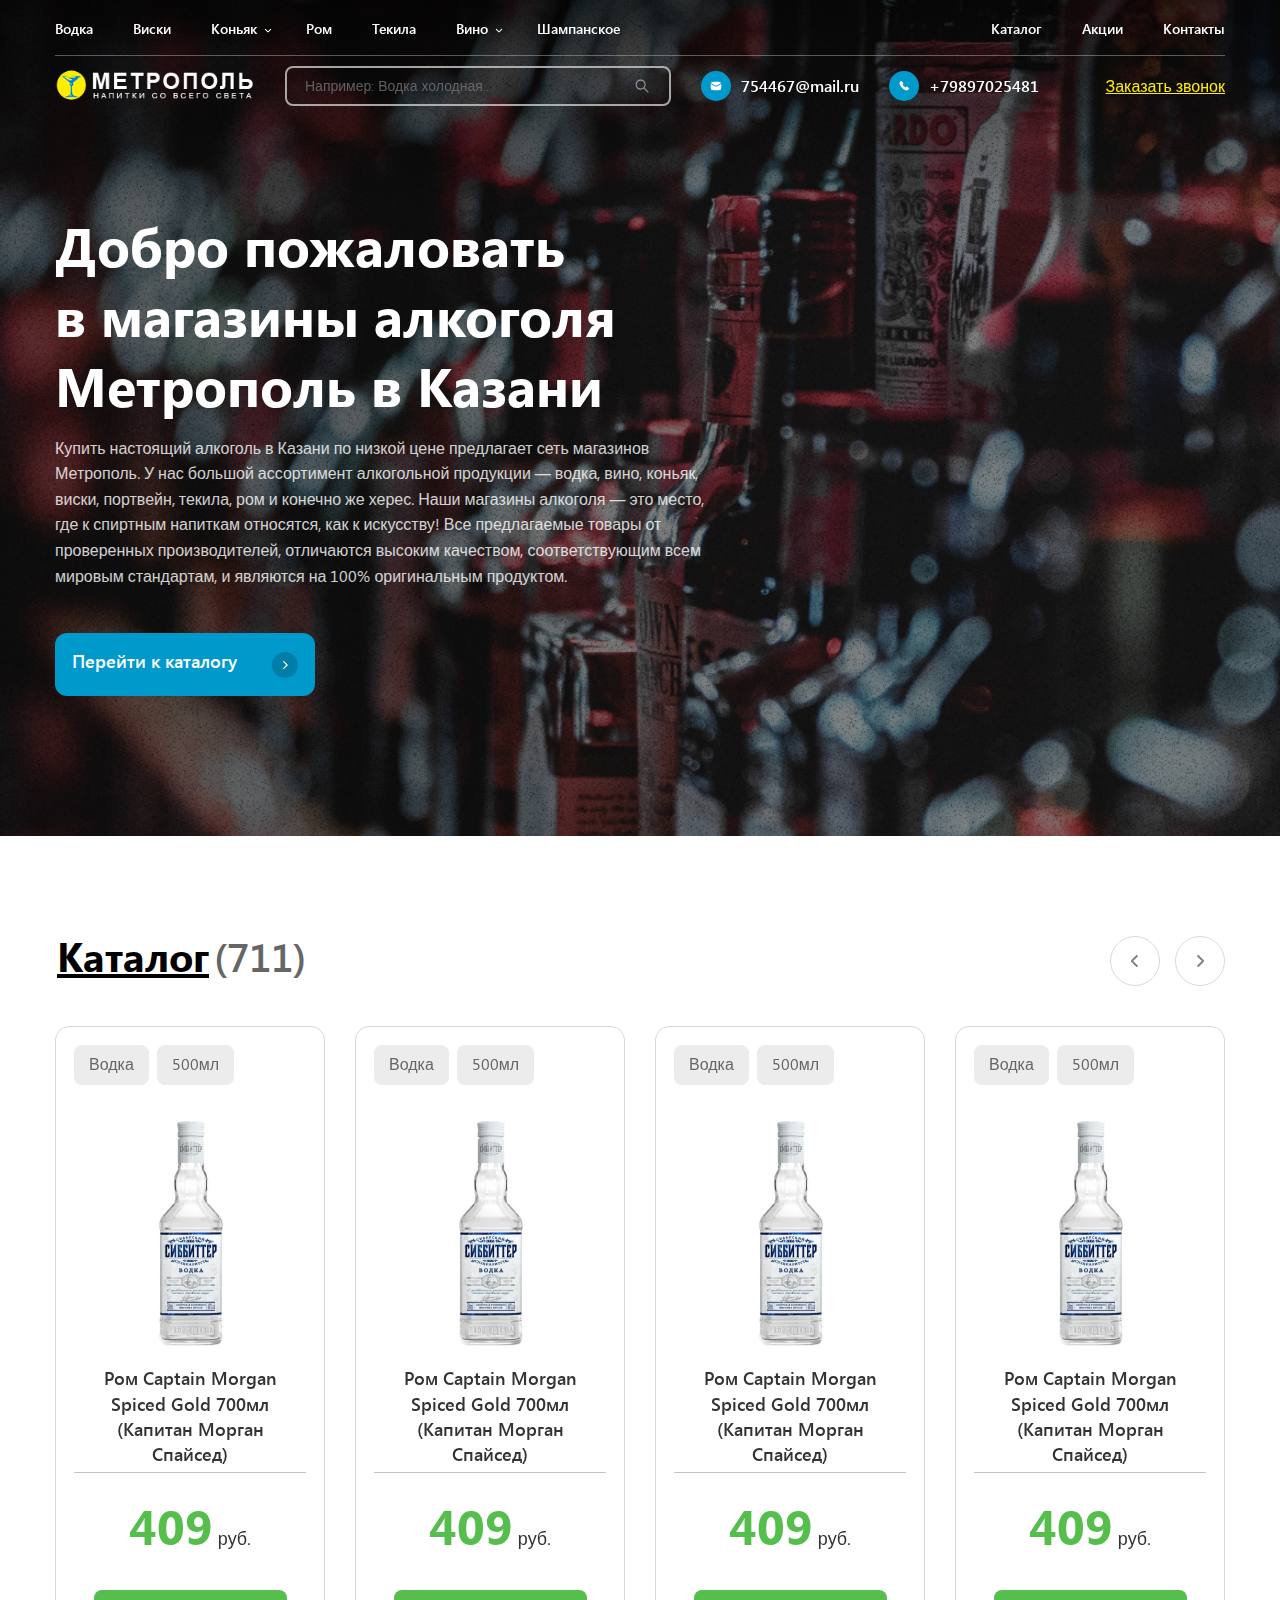
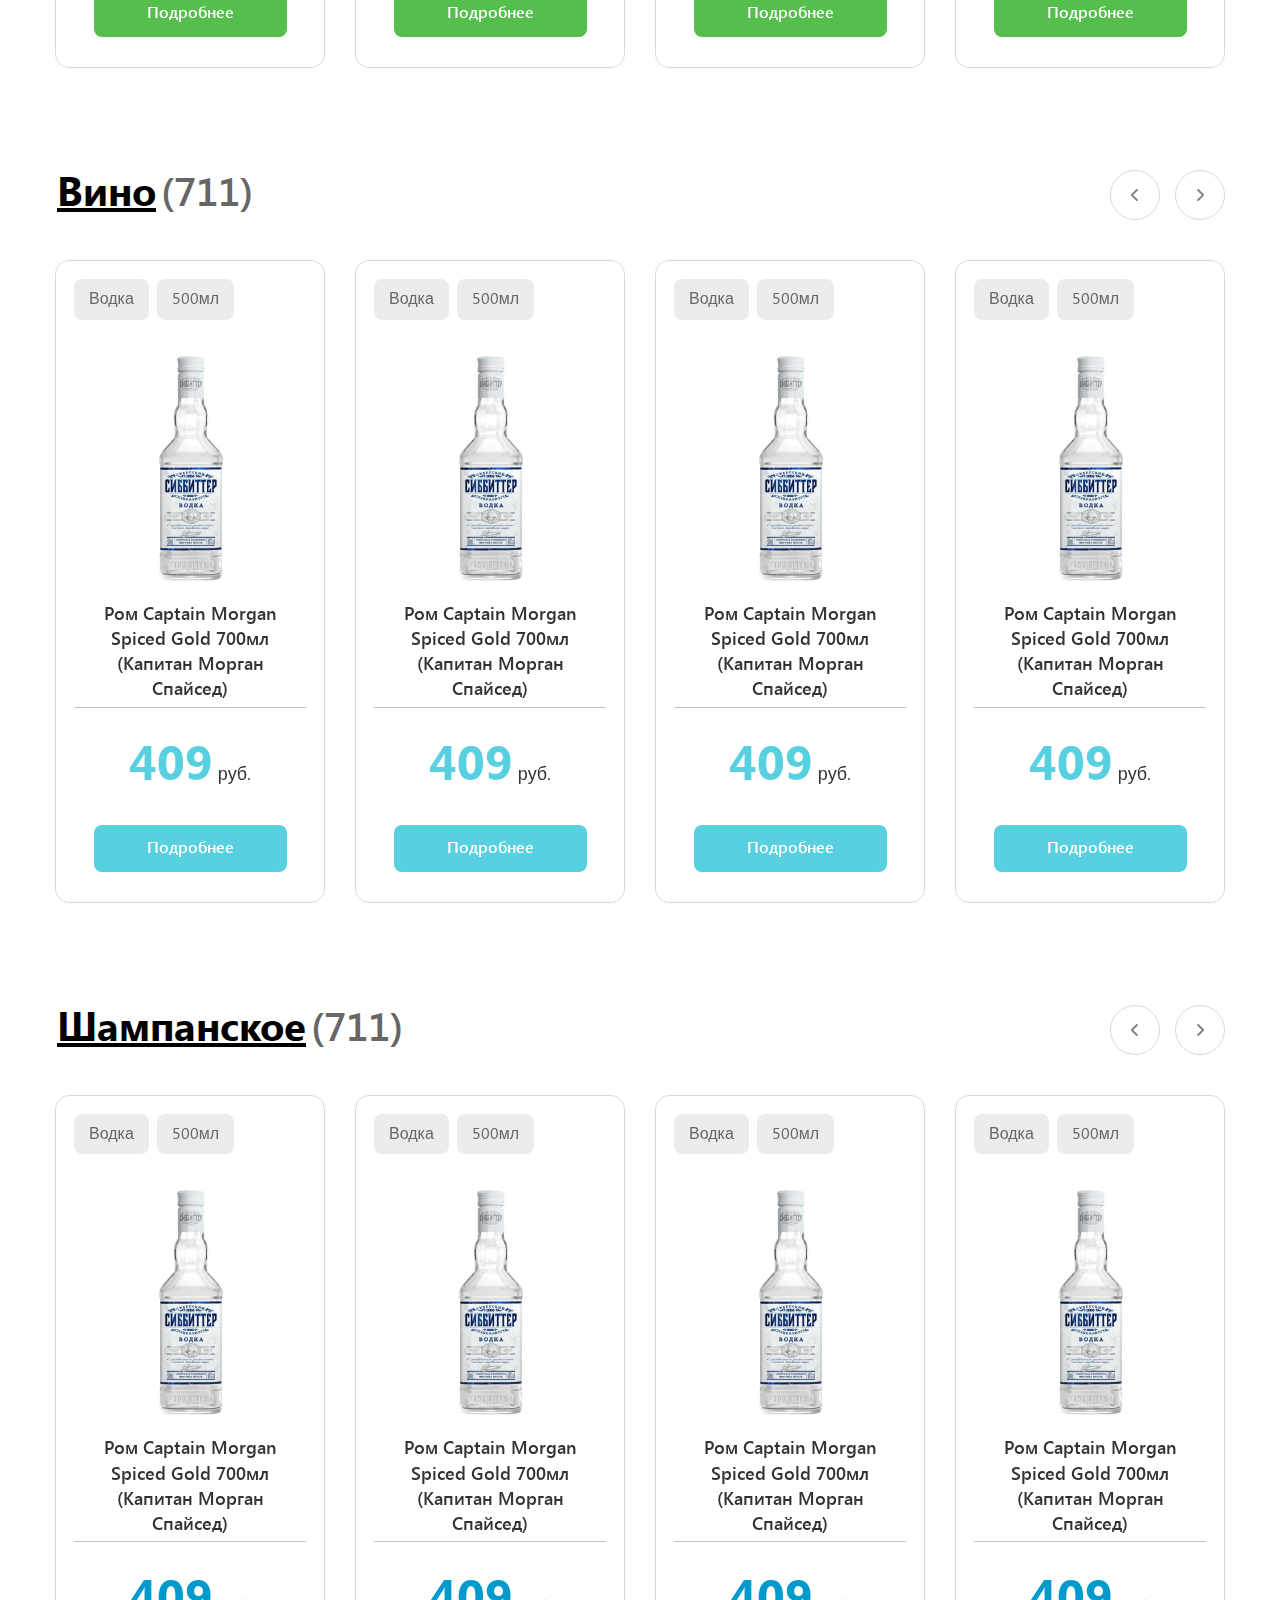
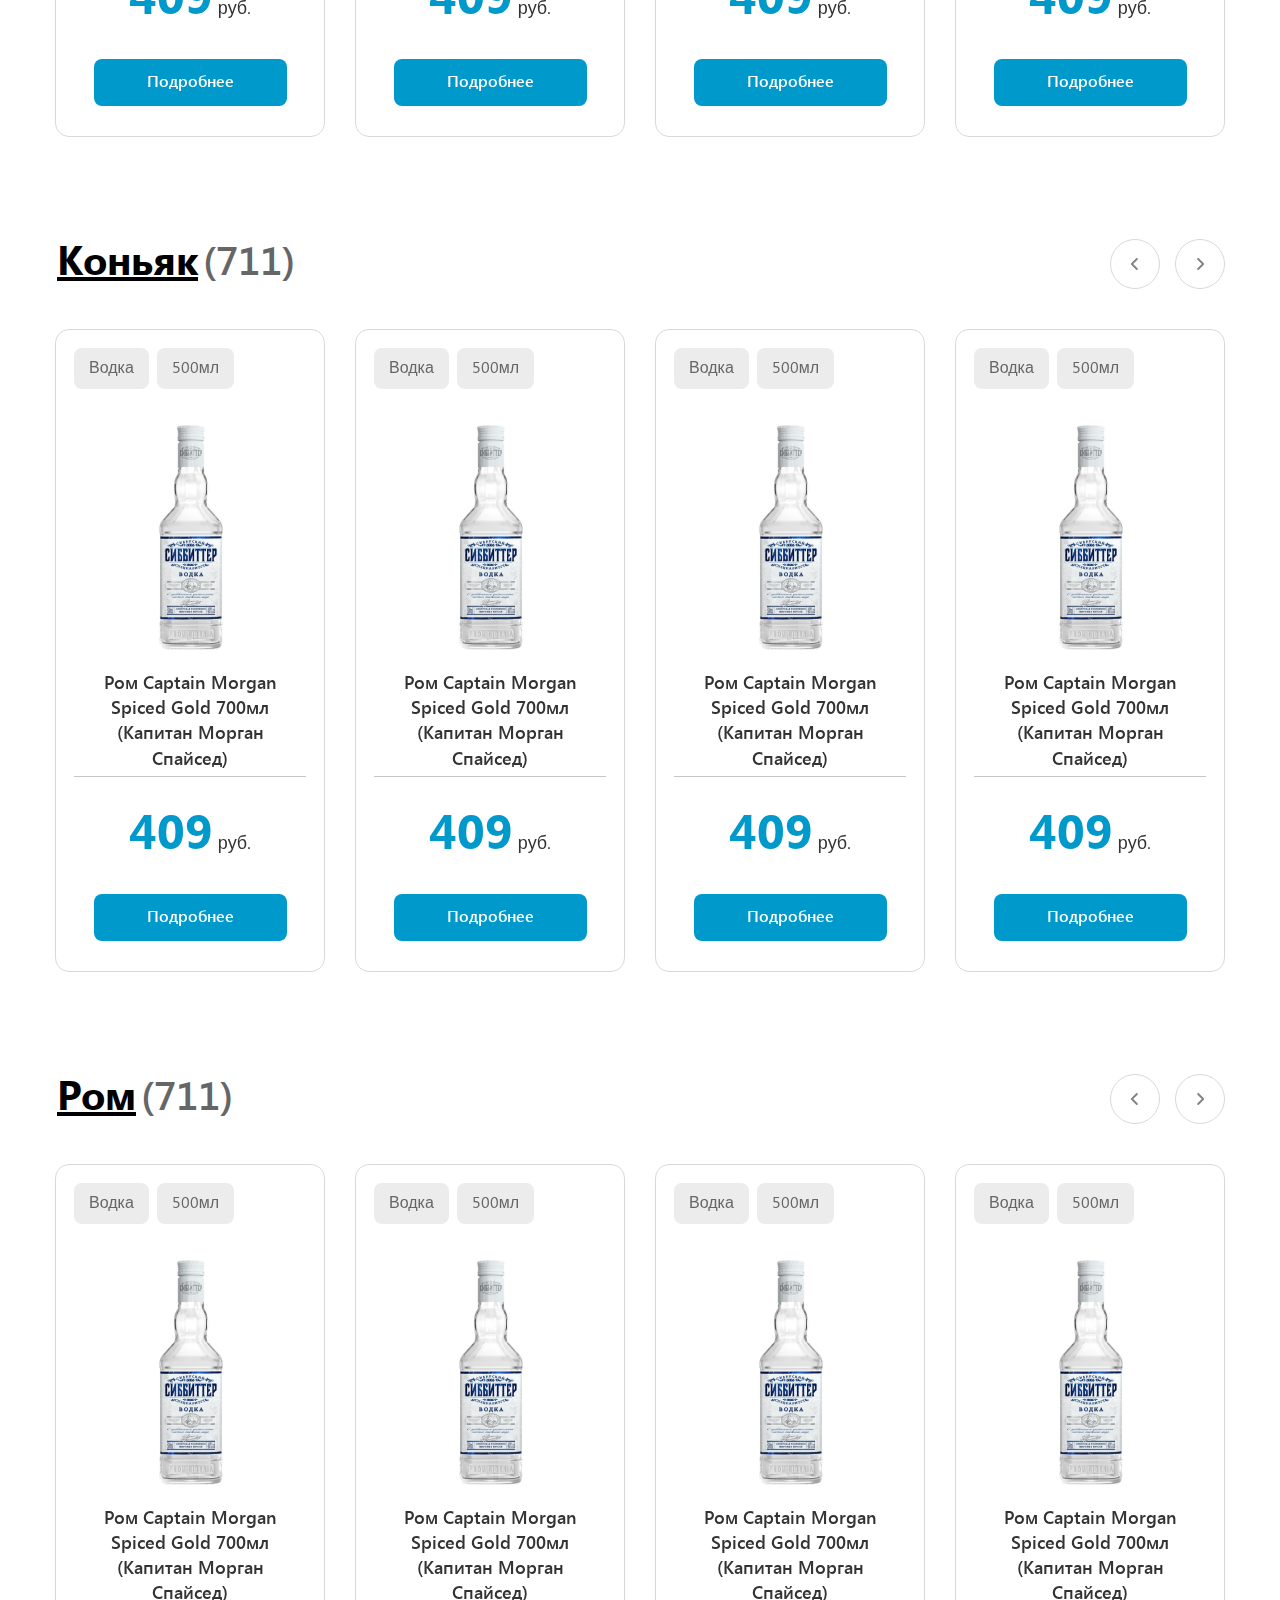
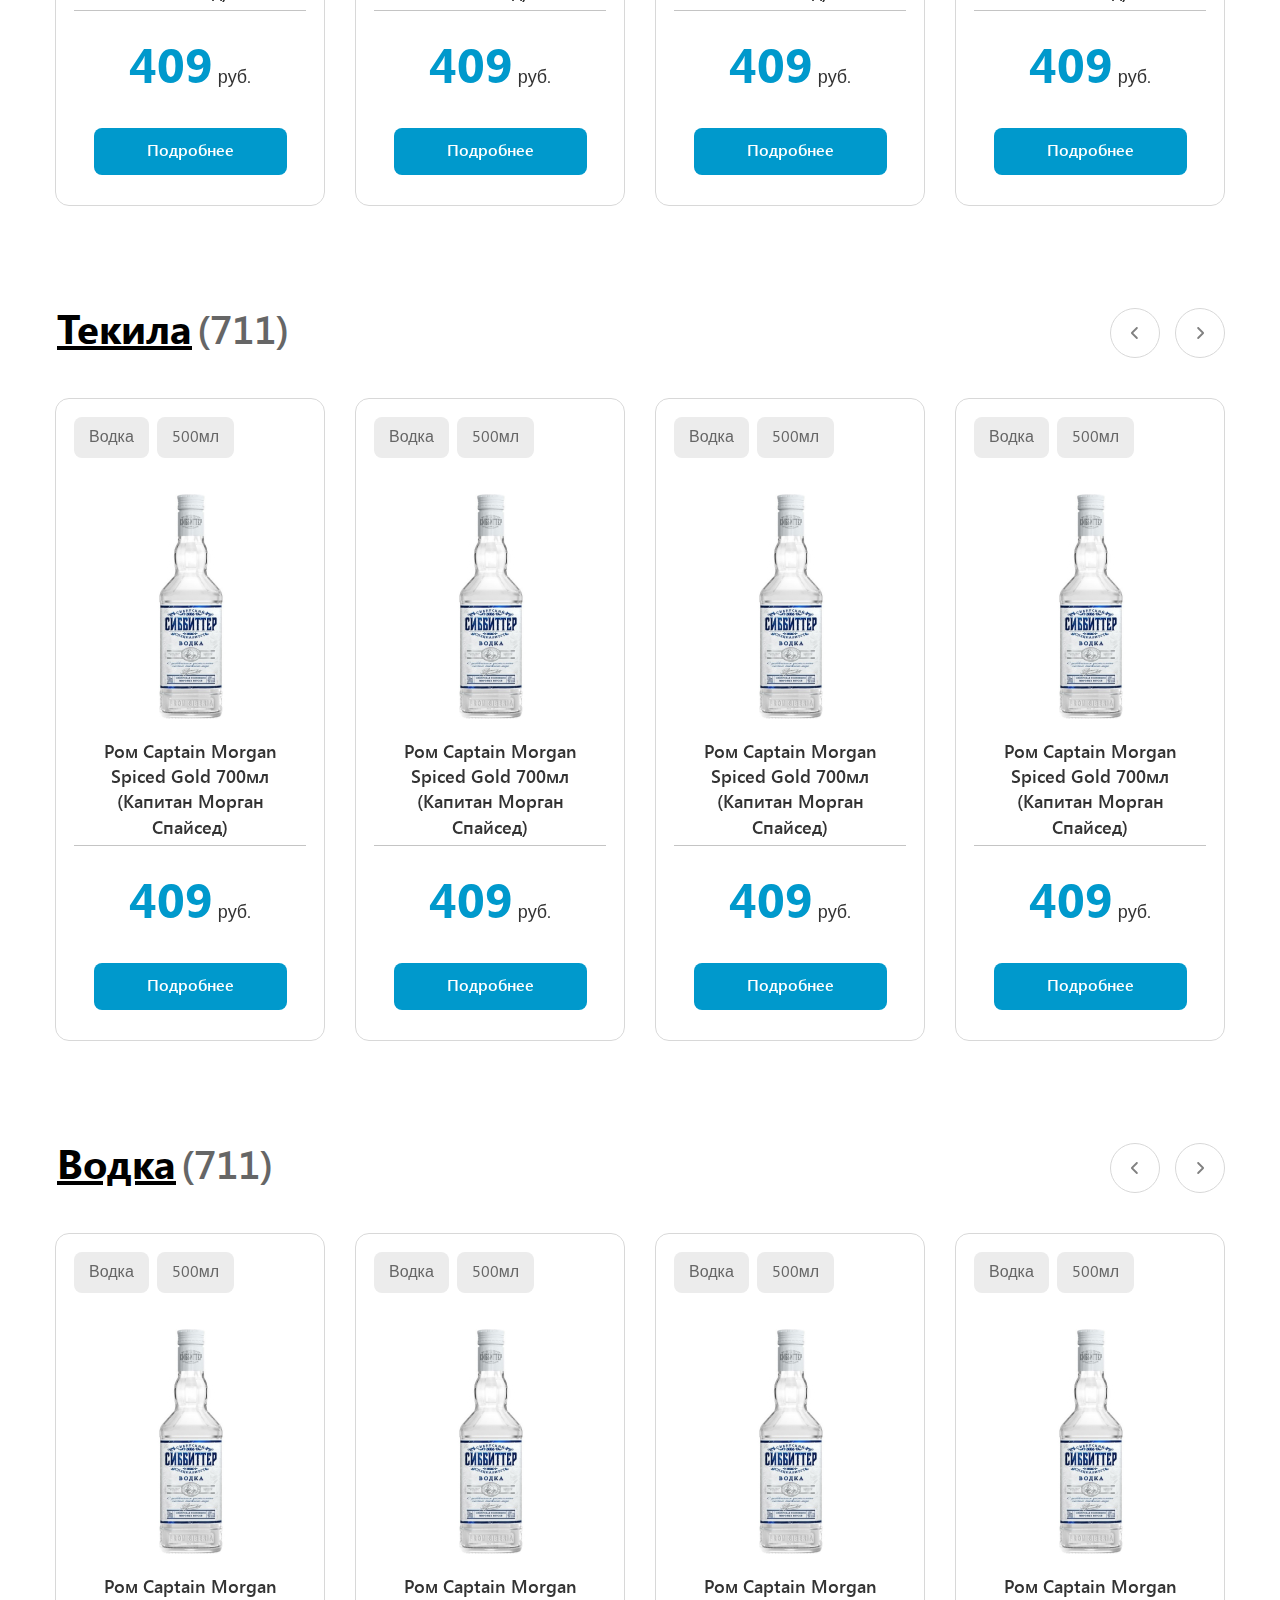
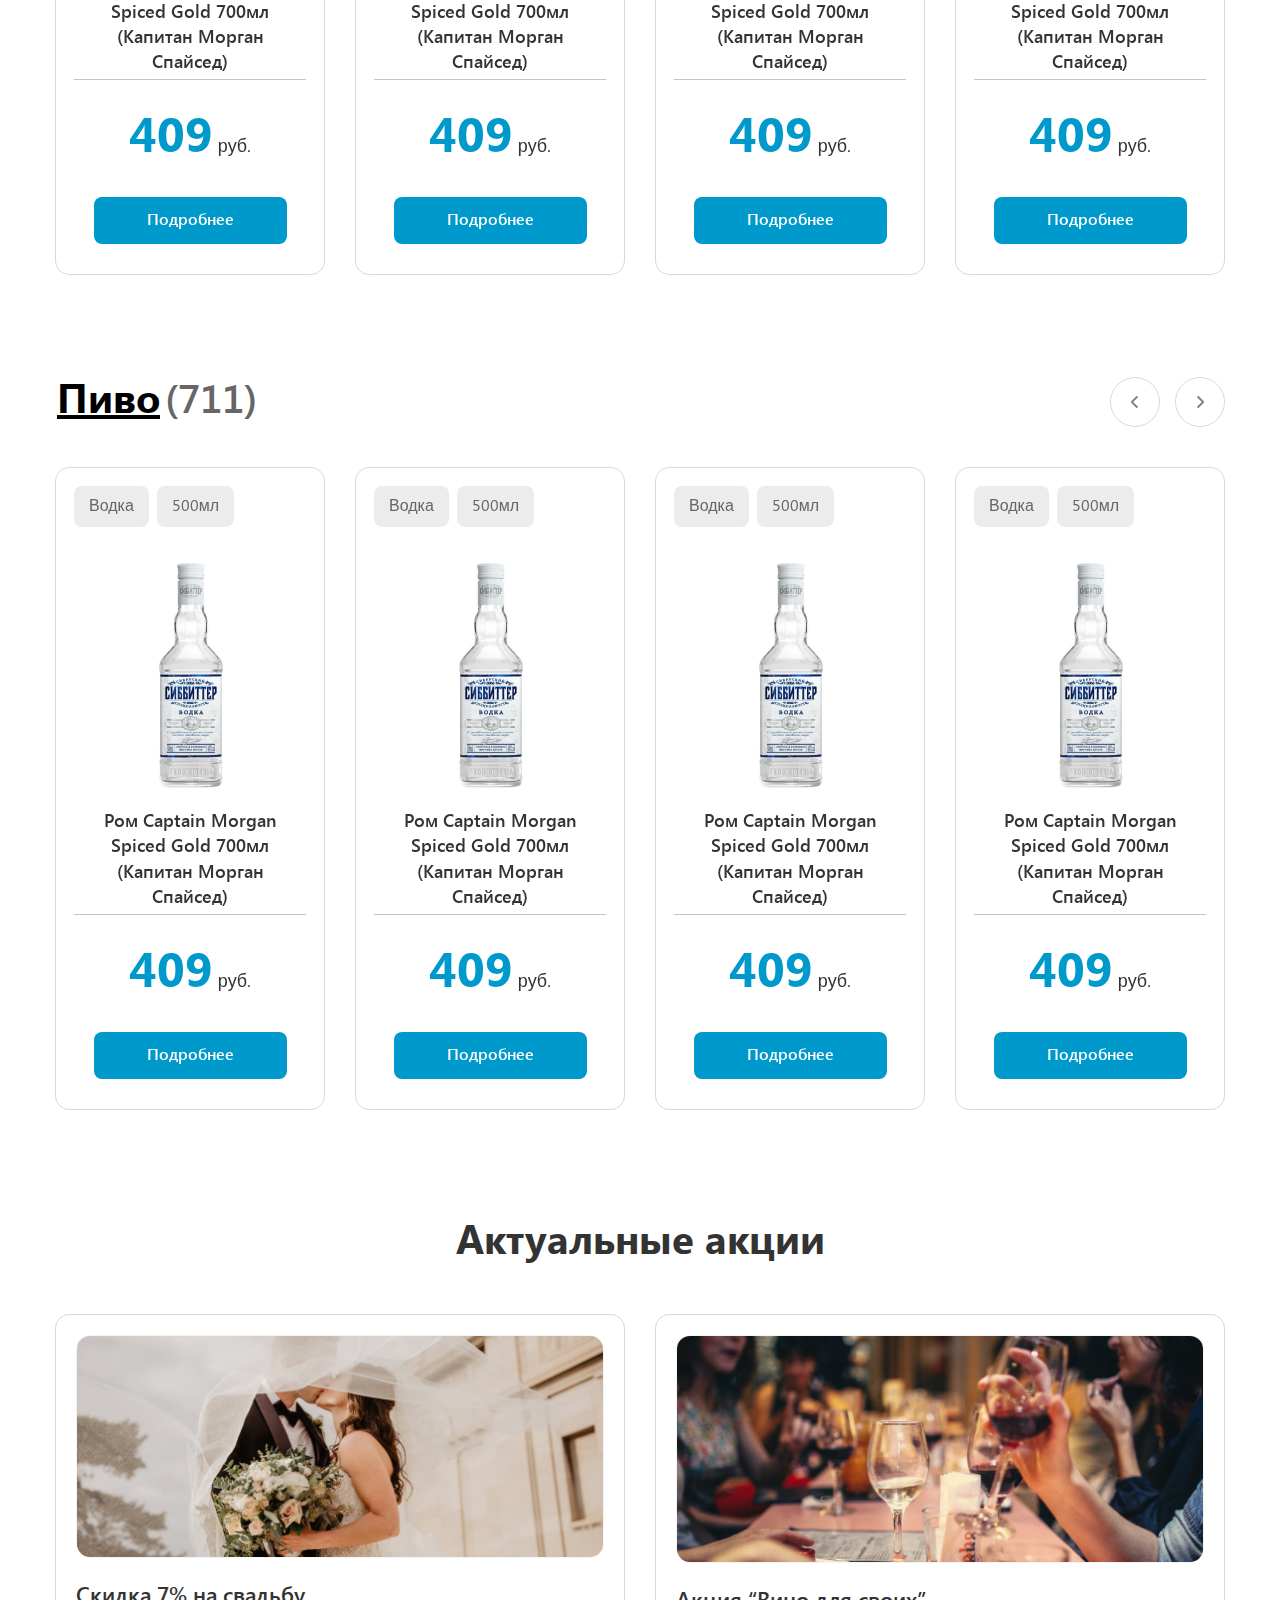
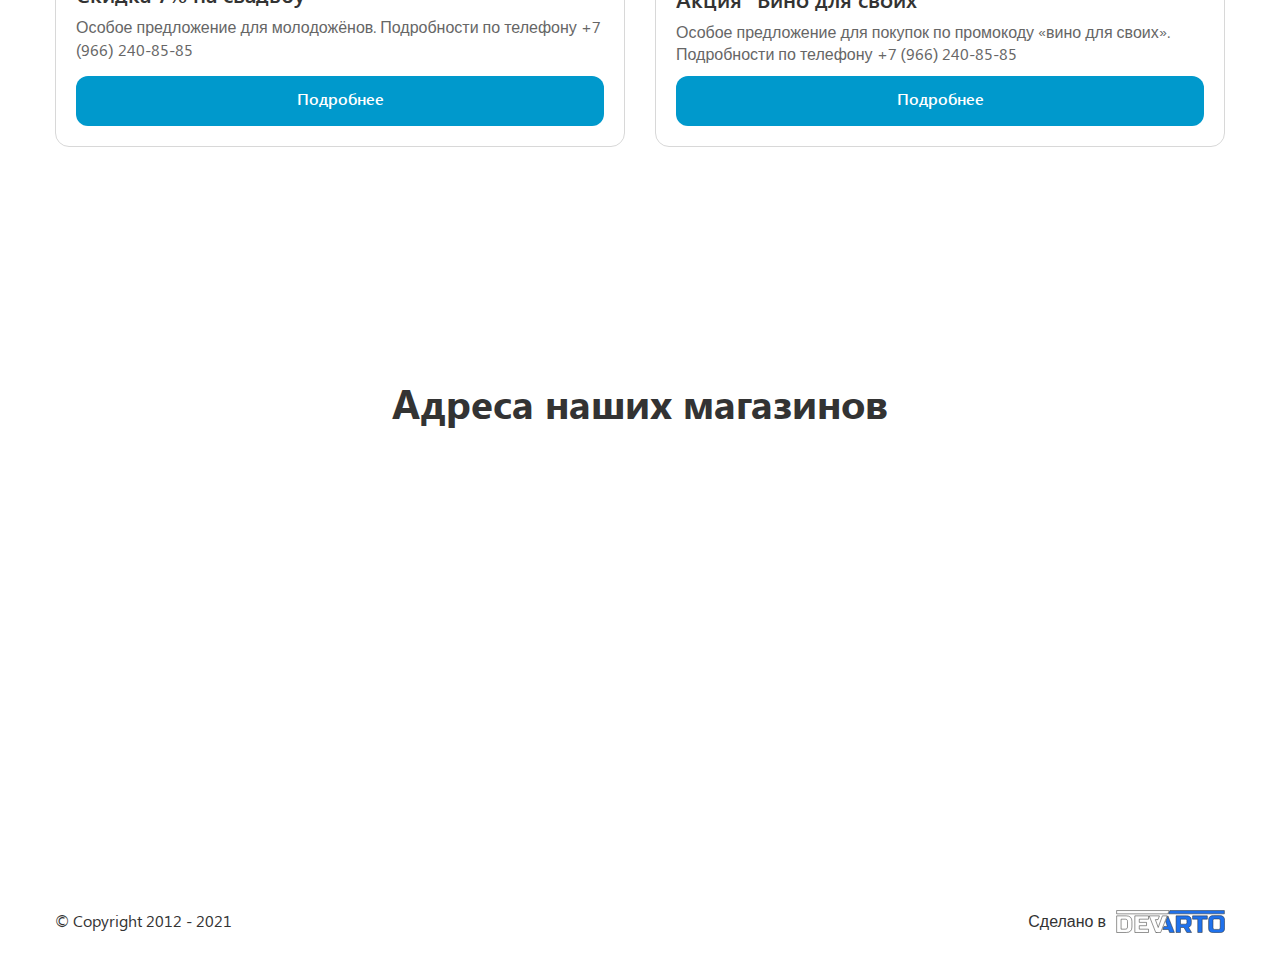
<file: index.html>
<!DOCTYPE html>
<html lang="ru">
<head>
    <meta charset="UTF-8">
    <meta http-equiv="X-UA-Compatible" content="IE=edge">
    <meta name="viewport" content="width=device-width, initial-scale=1">
    <link rel="stylesheet" href="/images/bootstrap/bootstrap.min.css">
    <link rel="stylesheet" href="/images/css/style.css">
    <script src="/images/jquery-ui/jquery-3.6.0.min.js"></script>
    <script src="/images/slick/slick.min.js"></script>
    <script src="https://api-maps.yandex.ru/2.1/?lang=ru_RU"></script>
    <script src="/images/jquery-match-height/dist/jquery.matchHeight-min.js"></script>
    <script src="/images/js/main.js"></script>
    <title>Метрополь</title>
</head>
<body>
    <div class="page__root">
        <!--HEADER-->
        <header class="header jsHeader">
            <div class="container">
                <div class="header__top">

                    <div class="xs-menu js-xs-menu">
                        <div class="burger__logo">
                            <a href="/index.html"><img src="/images/metropol-logo.svg" alt="" class="metropol__logo js-svg-img"></a>
                        </div>
                        <div class="search__div js-search__div">
                            <img src="/images/icons/search-icon.svg" alt="" class="search__div-icon js-svg-img">
                            <img src="/images/icons/search-close.svg" alt="" class="search__close-icon js-svg-img">
                        </div>
                        <div class="burger js-burger">
                            <span class="burger__item">Menu</span>
                        </div>       
                    </div> <!--/.xs-menu-->

                    <div class="md-menu md-menu-index js-md-menu">
                        <div class="row">
                            <div class="col-md-8 col-6">
                                <div class="header__nav">                    
                                    <nav class="nav">
                                        <div class="nav__link js-nav__link"><a class="header__links" href="#">Водка</a></div>
                                        <div class="nav__link js-nav__link"><a class="header__links" href="#">Виски</a></div>
                                        <div class="nav__link js-nav__link menu__link">
                                            <a class="header__links" href="#"><div class="menu-img-box">Коньяк<img class="js-nav__img nav__img js-svg-img" src="/images/icons/arrow-down.svg" alt=""></div></a>
                                            <div class="nav__sub-box js-nav__sub-box">
                                                <div class="js-nav__sub nav__sub">
                                                    <div class="sub__link"><a class="header__links" href="#">Армянский коньяк</a></div>
                                                    <div class="sub__link"><a class="header__links" href="#">Российский коньяк</a></div>
                                                    <div class="sub__link"><a class="header__links" href="#">Французский коньяк</a></div>
                                                </div>
                                            </div>
                                        </div>
                                        <div class="nav__link js-nav__link"><a class="header__links" href="#">Ром</a></div>
                                        <div class="nav__link js-nav__link"><a class="header__links" href="#">Текила</a></div>
                                        <div class="nav__link menu__link js-nav__link"><a class="header__links" href="#"><div class="menu-img-box">Вино<img class="js-nav__img nav__img js-svg-img" src="/images/icons/arrow-down.svg" alt=""></div></a>
                                            <div class="nav__sub-box js-nav__sub-box">
                                                <div class="js-nav__sub nav__sub">
                                                    <div class="sub__link"><a class="header__links" href="#">Белое вино</a></div>
                                                    <div class="sub__link"><a class="header__links" href="#">Красное вино</a></div>
                                                    <div class="sub__link"><a class="header__links" href="#">Розовое вино</a></div>
                                                </div>
                                            </div>
                                        </div>
                                        <div class="nav__link js-nav__link"><a class="header__links" href="#">Шампанское</a></div>
                                    </nav>
    
                                </div>
                            </div>        
                                
                            <div class="col-md-4 col-6"> 
                                <div class="header__info">
                                    <nav class="nav">
                                        <div class="nav__link"><a class="header__links" href="/catalog-main.html">Каталог</a></div>
                                        <div class="nav__link"><a class="header__links" href="#">Акции</a></div>
                                        <div class="nav__link"><a class="header__links" href="#">Контакты</a></div>
                                    </nav>
                                </div>
                            </div>
                        </div>
                    </div> <!--/.md-menu-->
                    
                </div> <!--.header__top-->
            

                <div class="row"> 
                    <div class="col">
                        <div class="header__bottom">
                            <div class="header__logo">
                                <a href="/index.html"><img src="/images/metropol-logo.svg" alt="" class="metropol__logo"></a>
                            </div>
                            
                            <form class="search__form js-search__form">
                                <input class="search__txt" type="search" placeholder="Например: Водка холодная..">
                                <button class="search__button">
                                    <img class="search__icon js-svg-img" src="/images/icons/search-icon.svg" alt="">
                                </button>   
                            </form>
                            
                            <div class="header__mail">
                                <a class="contacts" href = "mailto:...">
                                    <img class="info__icons js-svg-img" src="/images/icons/mail-icon.svg" alt="">
                                    <div class=contacts__text>754467@mail.ru</div>
                                </a>
                            </div>

                            <div class="header__phone">
                                <a class="contacts" href = "tel:...">
                                    <img class="info__icons js-svg-img" src="/images/icons/phone-icon.svg" alt="">
                                    <div class=contacts__text>+79897025481</div>
                                </a>
                            </div>                            
                            <div class="call">
                                <a href="#" class="call__link">Заказать звонок</a>
                            </div>
                        </div> <!--.header__bottom-->
                    </div>
                </div> <!--.header__bottom row-->
            </div>



        </header>

        <!--CONTENT-->
        <div class="content">
            <!--INTRO-->
            <div class="intro js-parallax">
                <div class="container">
                    <div class="row">
                        <div class="col-md-7">
                            <div class="intro__title">
                                Добро пожаловать <br>
                                в магазины алкоголя <h1>Метрополь в Казани</h1> 
                            </div>
                            
                            <div class="intro__subtitle">
                                Купить настоящий алкоголь в Казани по низкой цене предлагает сеть магазинов Метрополь. У нас большой ассортимент алкогольной продукции — водка, вино, коньяк, виски, портвейн, текила, ром и конечно же херес. Наши магазины алкоголя — это место, где к спиртным напиткам относятся, как к искусству! Все предлагаемые товары от проверенных производителей, отличаются высоким качеством, соответствующим всем мировым стандартам, и являются на 100% оригинальным продуктом.
                            </div>

                            <div class="intro__btn__box">
                                <a class="intro__btn" href="/catalog-main.html">
                                    <div class="intro__btn__text">Перейти к каталогу</div>
                                    <div class="intro__btn__icon">
                                    <img src="/images/icons/arrow-right.svg" alt="" class="arrow__right js-svg-img">
                                    </div>
                                </a>
                            </div>
                        </div>
                    </div>
                </div>
            </div> <!-- ./intro -->


            <!--CATALOG-->
            <div class="catalog">
                <div class="container">

                    <div class="catalog__title">                   
                        <a href="#" class="catalog__link">
                            <div class="catalog__name">Каталог</div>
                            <div class="catalog__num">(711)</div>
                        </a>    
                    </div> <!--./catalog-title-->

                    <div class="js-catalog__slider catalog__slider">
            
                        <div class="catalog__item">
                            <div class="card__options">
                                <div class="card__option">Водка</div>
                                <div class="card__option">500мл</div>
                            </div>

                            <div class="card__image">
                                <a href="#" class="image__link"><img src="/images/vodka.jpg" alt=""></a>
                            </div>

                            <div class="card__describe js-descr-height js-descr-height">
                                <a href="#" class="describe__link">Ром Captain Morgan Spiced Gold 700мл (Капитан Морган Спайсед)</a>
                            </div>
                            <div class="price-button">
                                <div class="card__price">
                                    <div class="price__num green">409</div>
                                    <div class="price__value">руб.</div>
                                </div>

                                <div class="card__button-box">
                                    <a class="card__button btn--green">Подробнее</a>
                                </div>
                            </div>
                        </div> <!-- ./catalog__item-->

                        <div class="catalog__item">
                            <div class="card__options">
                                <div class="card__option">Водка</div>
                                <div class="card__option">500мл</div>
                            </div>

                            <div class="card__image">
                                <a href="#" class="image__link"><img src="/images/vodka.jpg" alt=""></a>
                            </div>

                            <div class="card__describe js-descr-height js-descr-height">
                                <a href="#" class="describe__link">Ром Captain Morgan Spiced Gold 700мл (Капитан Морган Спайсед)</a>
                            </div>
                            <div class="price-button">
                                <div class="card__price">
                                    <div class="price__num green">409</div>
                                    <div class="price__value">руб.</div>
                                </div>

                                <div class="card__button-box">
                                    <a class="card__button btn--green">Подробнее</a>
                                </div>
                            </div>
                        </div> <!-- ./catalog__item-->

                        <div class="catalog__item">
                            <div class="card__options">
                                <div class="card__option">Водка</div>
                                <div class="card__option">500мл</div>
                            </div>

                            <div class="card__image">
                                <a href="#" class="image__link"><img src="/images/vodka.jpg" alt=""></a>
                            </div>

                            <div class="card__describe js-descr-height js-descr-height">
                                <a href="#" class="describe__link">Ром Captain Morgan Spiced Gold 700мл (Капитан Морган Спайсед)</a>
                            </div>
                            <div class="price-button">
                                <div class="card__price">
                                    <div class="price__num green">409</div>
                                    <div class="price__value">руб.</div>
                                </div>

                                <div class="card__button-box">
                                    <a class="card__button btn--green">Подробнее</a>
                                </div>
                            </div>    
                        </div> <!-- ./catalog__item-->

                        <div class="catalog__item">
                            <div class="card__options">
                                <div class="card__option">Водка</div>
                                <div class="card__option">500мл</div>
                            </div>

                            <div class="card__image">
                                <a href="#" class="image__link"><img src="/images/vodka.jpg" alt=""></a>
                            </div>

                            <div class="card__describe js-descr-height js-descr-height">
                                <a href="#" class="describe__link">Ром Captain Morgan Spiced Gold 700мл (Капитан Морган Спайсед)</a>
                            </div>
                            <div class="price-button">
                                <div class="card__price">
                                    <div class="price__num green">409</div>
                                    <div class="price__value">руб.</div>
                                </div>

                                <div class="card__button-box">
                                    <a class="card__button btn--green">Подробнее</a>
                                </div>
                            </div>    
                        </div> <!-- ./catalog__item-->

                        <div class="catalog__item">
                            <div class="card__options">
                                <div class="card__option">Водка</div>
                                <div class="card__option">500мл</div>
                            </div>

                            <div class="card__image">
                                <a href="#" class="image__link"><img src="/images/vodka.jpg" alt=""></a>
                            </div>

                            <div class="card__describe js-descr-height js-descr-height">
                                <a href="#" class="describe__link">Ром Captain Morgan Spiced Gold 700мл (Капитан Морган Спайсед)</a>
                            </div>
                            <div class="price-button">
                                <div class="card__price">
                                    <div class="price__num green">409</div>
                                    <div class="price__value">руб.</div>
                                </div>

                                <div class="card__button-box">
                                    <a class="card__button btn--green">Подробнее</a>
                                </div>
                            </div>    
                        </div> <!-- ./catalog__item-->                   
                    </div> <!--./catalog__slider-->
                </div> <!--./container-->
            </div> <!--./catalog-->

            <!--CATALOG-->
            <div class="catalog">
                <div class="container">

                    <div class="catalog__title">                   
                        <a href="#" class="catalog__link">
                            <div class="catalog__name">Вино</div>
                            <div class="catalog__num">(711)</div>
                        </a>    
                    </div> <!--./catalog-title-->

                    <div class="js-catalog__slider catalog__slider">
            
                        <div class="catalog__item">
                            <div class="card__options">
                                <div class="card__option">Водка</div>
                                <div class="card__option">500мл</div>
                            </div>

                            <div class="card__image">
                                <a href="#" class="image__link"><img src="/images/vodka.jpg" alt=""></a>
                            </div>

                            <div class="card__describe js-descr-height">
                                <a href="#" class="describe__link">Ром Captain Morgan Spiced Gold 700мл (Капитан Морган Спайсед)</a>
                            </div>
                            <div class="price-button">
                                <div class="card__price">
                                    <div class="price__num blue">409</div>
                                    <div class="price__value">руб.</div>
                                </div>

                                <div class="card__button-box">
                                    <a class="card__button btn--blue">Подробнее</a>
                                </div>
                            </div>
                        </div> <!-- ./catalog__item-->

                        <div class="catalog__item">
                            <div class="card__options">
                                <div class="card__option">Водка</div>
                                <div class="card__option">500мл</div>
                            </div>

                            <div class="card__image">
                                <a href="#" class="image__link"><img src="/images/vodka.jpg" alt=""></a>
                            </div>

                            <div class="card__describe js-descr-height">
                                <a href="#" class="describe__link">Ром Captain Morgan Spiced Gold 700мл (Капитан Морган Спайсед)</a>
                            </div>
                            <div class="price-button">
                                <div class="card__price">
                                    <div class="price__num blue">409</div>
                                    <div class="price__value">руб.</div>
                                </div>

                                <div class="card__button-box">
                                    <a class="card__button btn--blue">Подробнее</a>
                                </div>
                            </div>
                        </div> <!-- ./catalog__item-->

                        <div class="catalog__item">
                            <div class="card__options">
                                <div class="card__option">Водка</div>
                                <div class="card__option">500мл</div>
                            </div>

                            <div class="card__image">
                                <a href="#" class="image__link"><img src="/images/vodka.jpg" alt=""></a>
                            </div>

                            <div class="card__describe js-descr-height">
                                <a href="#" class="describe__link">Ром Captain Morgan Spiced Gold 700мл (Капитан Морган Спайсед)</a>
                            </div>
                            <div class="price-button">
                                <div class="card__price">
                                    <div class="price__num blue">409</div>
                                    <div class="price__value">руб.</div>
                                </div>

                                <div class="card__button-box">
                                    <a class="card__button btn--blue">Подробнее</a>
                                </div>
                            </div>    
                        </div> <!-- ./catalog__item-->

                        <div class="catalog__item">
                            <div class="card__options">
                                <div class="card__option">Водка</div>
                                <div class="card__option">500мл</div>
                            </div>

                            <div class="card__image">
                                <a href="#" class="image__link"><img src="/images/vodka.jpg" alt=""></a>
                            </div>

                            <div class="card__describe js-descr-height">
                                <a href="#" class="describe__link">Ром Captain Morgan Spiced Gold 700мл (Капитан Морган Спайсед)</a>
                            </div>
                            <div class="price-button">
                                <div class="card__price">
                                    <div class="price__num blue">409</div>
                                    <div class="price__value">руб.</div>
                                </div>

                                <div class="card__button-box">
                                    <a class="card__button btn--blue">Подробнее</a>
                                </div>
                            </div>    
                        </div> <!-- ./catalog__item-->

                        <div class="catalog__item">
                            <div class="card__options">
                                <div class="card__option">Водка</div>
                                <div class="card__option">500мл</div>
                            </div>

                            <div class="card__image">
                                <a href="#" class="image__link"><img src="/images/vodka.jpg" alt=""></a>
                            </div>

                            <div class="card__describe js-descr-height">
                                <a href="#" class="describe__link">Ром Captain Morgan Spiced Gold 700мл (Капитан Морган Спайсед)</a>
                            </div>
                            <div class="price-button">
                                <div class="card__price">
                                    <div class="price__num blue">409</div>
                                    <div class="price__value">руб.</div>
                                </div>

                                <div class="card__button-box">
                                    <a class="card__button btn--blue">Подробнее</a>
                                </div>
                            </div>    
                        </div> <!-- ./catalog__item-->                   
                    </div> <!--./catalog__slider-->
                </div> <!--./container-->
            </div> <!--./catalog-->

            <!--CATALOG-->
            <div class="catalog">
                <div class="container">

                    <div class="catalog__title">                   
                        <a href="#" class="catalog__link">
                            <div class="catalog__name">Шампанское</div>
                            <div class="catalog__num">(711)</div>
                        </a>    
                    </div> <!--./catalog-title-->

                    <div class="js-catalog__slider catalog__slider">
            
                        <div class="catalog__item">
                            <div class="card__options">
                                <div class="card__option">Водка</div>
                                <div class="card__option">500мл</div>
                            </div>

                            <div class="card__image">
                                <a href="#" class="image__link"><img src="/images/vodka.jpg" alt=""></a>
                            </div>

                            <div class="card__describe js-descr-height">
                                <a href="#" class="describe__link">Ром Captain Morgan Spiced Gold 700мл (Капитан Морган Спайсед)</a>
                            </div>
                            <div class="price-button">
                                <div class="card__price">
                                    <div class="price__num">409</div>
                                    <div class="price__value">руб.</div>
                                </div>

                                <div class="card__button-box">
                                    <a class="card__button">Подробнее</a>
                                </div>
                            </div>
                        </div> <!-- ./catalog__item-->

                        <div class="catalog__item">
                            <div class="card__options">
                                <div class="card__option">Водка</div>
                                <div class="card__option">500мл</div>
                            </div>

                            <div class="card__image">
                                <a href="#" class="image__link"><img src="/images/vodka.jpg" alt=""></a>
                            </div>

                            <div class="card__describe js-descr-height">
                                <a href="#" class="describe__link">Ром Captain Morgan Spiced Gold 700мл (Капитан Морган Спайсед)</a>
                            </div>
                            <div class="price-button">
                                <div class="card__price">
                                    <div class="price__num">409</div>
                                    <div class="price__value">руб.</div>
                                </div>

                                <div class="card__button-box">
                                    <a class="card__button">Подробнее</a>
                                </div>
                            </div>
                        </div> <!-- ./catalog__item-->

                        <div class="catalog__item">
                            <div class="card__options">
                                <div class="card__option">Водка</div>
                                <div class="card__option">500мл</div>
                            </div>

                            <div class="card__image">
                                <a href="#" class="image__link"><img src="/images/vodka.jpg" alt=""></a>
                            </div>

                            <div class="card__describe js-descr-height">
                                <a href="#" class="describe__link">Ром Captain Morgan Spiced Gold 700мл (Капитан Морган Спайсед)</a>
                            </div>
                            <div class="price-button">
                                <div class="card__price">
                                    <div class="price__num">409</div>
                                    <div class="price__value">руб.</div>
                                </div>

                                <div class="card__button-box">
                                    <a class="card__button">Подробнее</a>
                                </div>
                            </div>    
                        </div> <!-- ./catalog__item-->

                        <div class="catalog__item">
                            <div class="card__options">
                                <div class="card__option">Водка</div>
                                <div class="card__option">500мл</div>
                            </div>

                            <div class="card__image">
                                <a href="#" class="image__link"><img src="/images/vodka.jpg" alt=""></a>
                            </div>

                            <div class="card__describe js-descr-height">
                                <a href="#" class="describe__link">Ром Captain Morgan Spiced Gold 700мл (Капитан Морган Спайсед)</a>
                            </div>
                            <div class="price-button">
                                <div class="card__price">
                                    <div class="price__num">409</div>
                                    <div class="price__value">руб.</div>
                                </div>

                                <div class="card__button-box">
                                    <a class="card__button">Подробнее</a>
                                </div>
                            </div>    
                        </div> <!-- ./catalog__item-->

                        <div class="catalog__item">
                            <div class="card__options">
                                <div class="card__option">Водка</div>
                                <div class="card__option">500мл</div>
                            </div>

                            <div class="card__image">
                                <a href="#" class="image__link"><img src="/images/vodka.jpg" alt=""></a>
                            </div>

                            <div class="card__describe js-descr-height">
                                <a href="#" class="describe__link">Ром Captain Morgan Spiced Gold 700мл (Капитан Морган Спайсед)</a>
                            </div>
                            <div class="price-button">
                                <div class="card__price">
                                    <div class="price__num">409</div>
                                    <div class="price__value">руб.</div>
                                </div>

                                <div class="card__button-box">
                                    <a class="card__button">Подробнее</a>
                                </div>
                            </div>    
                        </div> <!-- ./catalog__item-->                   
                    </div> <!--./catalog__slider-->
                </div> <!--./container-->
            </div> <!--./catalog-->

            <!--CATALOG-->
            <div class="catalog">
                <div class="container">
    
                    <div class="catalog__title">                   
                        <a href="#" class="catalog__link">
                            <div class="catalog__name">Коньяк</div>
                            <div class="catalog__num">(711)</div>
                        </a>    
                    </div> <!--./catalog-title-->

                    <div class="js-catalog__slider catalog__slider">
            
                        <div class="catalog__item">
                            <div class="card__options">
                                <div class="card__option">Водка</div>
                                <div class="card__option">500мл</div>
                            </div>

                            <div class="card__image">
                                <a href="#" class="image__link"><img src="/images/vodka.jpg" alt=""></a>
                            </div>

                            <div class="card__describe js-descr-height">
                                <a href="#" class="describe__link">Ром Captain Morgan Spiced Gold 700мл (Капитан Морган Спайсед)</a>
                            </div>
                            <div class="price-button">
                                <div class="card__price">
                                    <div class="price__num">409</div>
                                    <div class="price__value">руб.</div>
                                </div>

                                <div class="card__button-box">
                                    <a class="card__button">Подробнее</a>
                                </div>
                            </div>
                        </div> <!-- ./catalog__item-->

                        <div class="catalog__item">
                            <div class="card__options">
                                <div class="card__option">Водка</div>
                                <div class="card__option">500мл</div>
                            </div>

                            <div class="card__image">
                                <a href="#" class="image__link"><img src="/images/vodka.jpg" alt=""></a>
                            </div>

                            <div class="card__describe js-descr-height">
                                <a href="#" class="describe__link">Ром Captain Morgan Spiced Gold 700мл (Капитан Морган Спайсед)</a>
                            </div>
                            <div class="price-button">
                                <div class="card__price">
                                    <div class="price__num">409</div>
                                    <div class="price__value">руб.</div>
                                </div>

                                <div class="card__button-box">
                                    <a class="card__button">Подробнее</a>
                                </div>
                            </div>
                        </div> <!-- ./catalog__item-->

                        <div class="catalog__item">
                            <div class="card__options">
                                <div class="card__option">Водка</div>
                                <div class="card__option">500мл</div>
                            </div>

                            <div class="card__image">
                                <a href="#" class="image__link"><img src="/images/vodka.jpg" alt=""></a>
                            </div>

                            <div class="card__describe js-descr-height">
                                <a href="#" class="describe__link">Ром Captain Morgan Spiced Gold 700мл (Капитан Морган Спайсед)</a>
                            </div>
                            <div class="price-button">
                                <div class="card__price">
                                    <div class="price__num">409</div>
                                    <div class="price__value">руб.</div>
                                </div>

                                <div class="card__button-box">
                                    <a class="card__button">Подробнее</a>
                                </div>
                            </div>    
                        </div> <!-- ./catalog__item-->

                        <div class="catalog__item">
                            <div class="card__options">
                                <div class="card__option">Водка</div>
                                <div class="card__option">500мл</div>
                            </div>

                            <div class="card__image">
                                <a href="#" class="image__link"><img src="/images/vodka.jpg" alt=""></a>
                            </div>

                            <div class="card__describe js-descr-height">
                                <a href="#" class="describe__link">Ром Captain Morgan Spiced Gold 700мл (Капитан Морган Спайсед)</a>
                            </div>
                            <div class="price-button">
                                <div class="card__price">
                                    <div class="price__num">409</div>
                                    <div class="price__value">руб.</div>
                                </div>

                                <div class="card__button-box">
                                    <a class="card__button">Подробнее</a>
                                </div>
                            </div>    
                        </div> <!-- ./catalog__item-->

                        <div class="catalog__item">
                            <div class="card__options">
                                <div class="card__option">Водка</div>
                                <div class="card__option">500мл</div>
                            </div>

                            <div class="card__image">
                                <a href="#" class="image__link"><img src="/images/vodka.jpg" alt=""></a>
                            </div>

                            <div class="card__describe js-descr-height">
                                <a href="#" class="describe__link">Ром Captain Morgan Spiced Gold 700мл (Капитан Морган Спайсед)</a>
                            </div>
                            <div class="price-button">
                                <div class="card__price">
                                    <div class="price__num">409</div>
                                    <div class="price__value">руб.</div>
                                </div>

                                <div class="card__button-box">
                                    <a class="card__button">Подробнее</a>
                                </div>
                            </div>    
                        </div> <!-- ./catalog__item-->                      
                    </div> <!--./catalog__slider-->
                </div> <!--./container-->
            </div> <!--./catalog-->

            <!--CATALOG-->
            <div class="catalog">
                <div class="container">

                    <div class="catalog__title">                   
                        <a href="#" class="catalog__link">
                            <div class="catalog__name">Ром</div>
                            <div class="catalog__num">(711)</div>
                        </a> 
                    </div> <!--./catalog-title-->  

                    <div class="js-catalog__slider catalog__slider">
            
                        <div class="catalog__item">
                            <div class="card__options">
                                <div class="card__option">Водка</div>
                                <div class="card__option">500мл</div>
                            </div>

                            <div class="card__image">
                                <a href="#" class="image__link"><img src="/images/vodka.jpg" alt=""></a>
                            </div>

                            <div class="card__describe js-descr-height">
                                <a href="#" class="describe__link">Ром Captain Morgan Spiced Gold 700мл (Капитан Морган Спайсед)</a>
                            </div>
                            <div class="price-button">
                                <div class="card__price">
                                    <div class="price__num">409</div>
                                    <div class="price__value">руб.</div>
                                </div>

                                <div class="card__button-box">
                                    <a class="card__button">Подробнее</a>
                                </div>
                            </div>
                        </div> <!-- ./catalog__item-->

                        <div class="catalog__item">
                            <div class="card__options">
                                <div class="card__option">Водка</div>
                                <div class="card__option">500мл</div>
                            </div>

                            <div class="card__image">
                                <a href="#" class="image__link"><img src="/images/vodka.jpg" alt=""></a>
                            </div>

                            <div class="card__describe js-descr-height">
                                <a href="#" class="describe__link">Ром Captain Morgan Spiced Gold 700мл (Капитан Морган Спайсед)</a>
                            </div>
                            <div class="price-button">
                                <div class="card__price">
                                    <div class="price__num">409</div>
                                    <div class="price__value">руб.</div>
                                </div>

                                <div class="card__button-box">
                                    <a class="card__button">Подробнее</a>
                                </div>
                            </div>
                        </div> <!-- ./catalog__item-->

                        <div class="catalog__item">
                            <div class="card__options">
                                <div class="card__option">Водка</div>
                                <div class="card__option">500мл</div>
                            </div>

                            <div class="card__image">
                                <a href="#" class="image__link"><img src="/images/vodka.jpg" alt=""></a>
                            </div>

                            <div class="card__describe js-descr-height">
                                <a href="#" class="describe__link">Ром Captain Morgan Spiced Gold 700мл (Капитан Морган Спайсед)</a>
                            </div>
                            <div class="price-button">
                                <div class="card__price">
                                    <div class="price__num">409</div>
                                    <div class="price__value">руб.</div>
                                </div>

                                <div class="card__button-box">
                                    <a class="card__button">Подробнее</a>
                                </div>
                            </div>    
                        </div> <!-- ./catalog__item-->

                        <div class="catalog__item">
                            <div class="card__options">
                                <div class="card__option">Водка</div>
                                <div class="card__option">500мл</div>
                            </div>

                            <div class="card__image">
                                <a href="#" class="image__link"><img src="/images/vodka.jpg" alt=""></a>
                            </div>

                            <div class="card__describe js-descr-height">
                                <a href="#" class="describe__link">Ром Captain Morgan Spiced Gold 700мл (Капитан Морган Спайсед)</a>
                            </div>
                            <div class="price-button">
                                <div class="card__price">
                                    <div class="price__num">409</div>
                                    <div class="price__value">руб.</div>
                                </div>

                                <div class="card__button-box">
                                    <a class="card__button">Подробнее</a>
                                </div>
                            </div>    
                        </div> <!-- ./catalog__item-->

                        <div class="catalog__item">
                            <div class="card__options">
                                <div class="card__option">Водка</div>
                                <div class="card__option">500мл</div>
                            </div>

                            <div class="card__image">
                                <a href="#" class="image__link"><img src="/images/vodka.jpg" alt=""></a>
                            </div>

                            <div class="card__describe js-descr-height">
                                <a href="#" class="describe__link">Ром Captain Morgan Spiced Gold 700мл (Капитан Морган Спайсед)</a>
                            </div>
                            <div class="price-button">
                                <div class="card__price">
                                    <div class="price__num">409</div>
                                    <div class="price__value">руб.</div>
                                </div>

                                <div class="card__button-box">
                                    <a class="card__button">Подробнее</a>
                                </div>
                            </div>    
                        </div> <!-- ./catalog__item-->
                    </div> <!--./catalog__slider-->
                </div> <!--./container-->
            </div> <!--./catalog-->

            <!--CATALOG-->
            <div class="catalog">
                <div class="container">

                    <div class="catalog__title">                   
                        <a href="#" class="catalog__link">
                            <div class="catalog__name">Текила</div>
                            <div class="catalog__num">(711)</div>
                        </a> 
                    </div> <!--./catalog-title-->  

                    <div class="js-catalog__slider catalog__slider">
            
                        <div class="catalog__item">
                            <div class="card__options">
                                <div class="card__option">Водка</div>
                                <div class="card__option">500мл</div>
                            </div>

                            <div class="card__image">
                                <a href="#" class="image__link"><img src="/images/vodka.jpg" alt=""></a>
                            </div>

                            <div class="card__describe js-descr-height">
                                <a href="#" class="describe__link">Ром Captain Morgan Spiced Gold 700мл (Капитан Морган Спайсед)</a>
                            </div>
                            <div class="price-button">
                                <div class="card__price">
                                    <div class="price__num">409</div>
                                    <div class="price__value">руб.</div>
                                </div>

                                <div class="card__button-box">
                                    <a class="card__button">Подробнее</a>
                                </div>
                            </div>
                        </div> <!-- ./catalog__item-->

                        <div class="catalog__item">
                            <div class="card__options">
                                <div class="card__option">Водка</div>
                                <div class="card__option">500мл</div>
                            </div>

                            <div class="card__image">
                                <a href="#" class="image__link"><img src="/images/vodka.jpg" alt=""></a>
                            </div>

                            <div class="card__describe js-descr-height">
                                <a href="#" class="describe__link">Ром Captain Morgan Spiced Gold 700мл (Капитан Морган Спайсед)</a>
                            </div>
                            <div class="price-button">
                                <div class="card__price">
                                    <div class="price__num">409</div>
                                    <div class="price__value">руб.</div>
                                </div>

                                <div class="card__button-box">
                                    <a class="card__button">Подробнее</a>
                                </div>
                            </div>
                        </div> <!-- ./catalog__item-->

                        <div class="catalog__item">
                            <div class="card__options">
                                <div class="card__option">Водка</div>
                                <div class="card__option">500мл</div>
                            </div>

                            <div class="card__image">
                                <a href="#" class="image__link"><img src="/images/vodka.jpg" alt=""></a>
                            </div>

                            <div class="card__describe js-descr-height">
                                <a href="#" class="describe__link">Ром Captain Morgan Spiced Gold 700мл (Капитан Морган Спайсед)</a>
                            </div>
                            <div class="price-button">
                                <div class="card__price">
                                    <div class="price__num">409</div>
                                    <div class="price__value">руб.</div>
                                </div>

                                <div class="card__button-box">
                                    <a class="card__button">Подробнее</a>
                                </div>
                            </div>    
                        </div> <!-- ./catalog__item-->

                        <div class="catalog__item">
                            <div class="card__options">
                                <div class="card__option">Водка</div>
                                <div class="card__option">500мл</div>
                            </div>

                            <div class="card__image">
                                <a href="#" class="image__link"><img src="/images/vodka.jpg" alt=""></a>
                            </div>

                            <div class="card__describe js-descr-height">
                                <a href="#" class="describe__link">Ром Captain Morgan Spiced Gold 700мл (Капитан Морган Спайсед)</a>
                            </div>
                            <div class="price-button">
                                <div class="card__price">
                                    <div class="price__num">409</div>
                                    <div class="price__value">руб.</div>
                                </div>

                                <div class="card__button-box">
                                    <a class="card__button">Подробнее</a>
                                </div>
                            </div>    
                        </div> <!-- ./catalog__item-->

                        <div class="catalog__item">
                            <div class="card__options">
                                <div class="card__option">Водка</div>
                                <div class="card__option">500мл</div>
                            </div>

                            <div class="card__image">
                                <a href="#" class="image__link"><img src="/images/vodka.jpg" alt=""></a>
                            </div>

                            <div class="card__describe js-descr-height">
                                <a href="#" class="describe__link">Ром Captain Morgan Spiced Gold 700мл (Капитан Морган Спайсед)</a>
                            </div>
                            <div class="price-button">
                                <div class="card__price">
                                    <div class="price__num">409</div>
                                    <div class="price__value">руб.</div>
                                </div>

                                <div class="card__button-box">
                                    <a class="card__button">Подробнее</a>
                                </div>
                            </div>    
                        </div> <!-- ./catalog__item-->
                    </div> <!--./catalog__slider-->
                </div> <!--./container-->
            </div> <!--./catalog-->
                
            <!--CATALOG-->
            <div class="catalog">
                <div class="container">

                    <div class="catalog__title">                   
                        <a href="#" class="catalog__link">
                            <div class="catalog__name">Водка</div>
                            <div class="catalog__num">(711)</div>
                        </a> 
                    </div> <!--./catalog-title-->  

                    <div class="js-catalog__slider catalog__slider">
            
                        <div class="catalog__item">
                            <div class="card__options">
                                <div class="card__option">Водка</div>
                                <div class="card__option">500мл</div>
                            </div>

                            <div class="card__image">
                                <a href="#" class="image__link"><img src="/images/vodka.jpg" alt=""></a>
                            </div>

                            <div class="card__describe js-descr-height">
                                <a href="#" class="describe__link">Ром Captain Morgan Spiced Gold 700мл (Капитан Морган Спайсед)</a>
                            </div>
                            <div class="price-button">
                                <div class="card__price">
                                    <div class="price__num">409</div>
                                    <div class="price__value">руб.</div>
                                </div>

                                <div class="card__button-box">
                                    <a class="card__button">Подробнее</a>
                                </div>
                            </div>
                        </div> <!-- ./catalog__item-->

                        <div class="catalog__item">
                            <div class="card__options">
                                <div class="card__option">Водка</div>
                                <div class="card__option">500мл</div>
                            </div>

                            <div class="card__image">
                                <a href="#" class="image__link"><img src="/images/vodka.jpg" alt=""></a>
                            </div>

                            <div class="card__describe js-descr-height">
                                <a href="#" class="describe__link">Ром Captain Morgan Spiced Gold 700мл (Капитан Морган Спайсед)</a>
                            </div>
                            <div class="price-button">
                                <div class="card__price">
                                    <div class="price__num">409</div>
                                    <div class="price__value">руб.</div>
                                </div>

                                <div class="card__button-box">
                                    <a class="card__button">Подробнее</a>
                                </div>
                            </div>
                        </div> <!-- ./catalog__item-->

                        <div class="catalog__item">
                            <div class="card__options">
                                <div class="card__option">Водка</div>
                                <div class="card__option">500мл</div>
                            </div>

                            <div class="card__image">
                                <a href="#" class="image__link"><img src="/images/vodka.jpg" alt=""></a>
                            </div>

                            <div class="card__describe js-descr-height">
                                <a href="#" class="describe__link">Ром Captain Morgan Spiced Gold 700мл (Капитан Морган Спайсед)</a>
                            </div>
                            <div class="price-button">
                                <div class="card__price">
                                    <div class="price__num">409</div>
                                    <div class="price__value">руб.</div>
                                </div>

                                <div class="card__button-box">
                                    <a class="card__button">Подробнее</a>
                                </div>
                            </div>    
                        </div> <!-- ./catalog__item-->

                        <div class="catalog__item">
                            <div class="card__options">
                                <div class="card__option">Водка</div>
                                <div class="card__option">500мл</div>
                            </div>

                            <div class="card__image">
                                <a href="#" class="image__link"><img src="/images/vodka.jpg" alt=""></a>
                            </div>

                            <div class="card__describe js-descr-height">
                                <a href="#" class="describe__link">Ром Captain Morgan Spiced Gold 700мл (Капитан Морган Спайсед)</a>
                            </div>
                            <div class="price-button">
                                <div class="card__price">
                                    <div class="price__num">409</div>
                                    <div class="price__value">руб.</div>
                                </div>

                                <div class="card__button-box">
                                    <a class="card__button">Подробнее</a>
                                </div>
                            </div>    
                        </div> <!-- ./catalog__item-->

                        <div class="catalog__item">
                            <div class="card__options">
                                <div class="card__option">Водка</div>
                                <div class="card__option">500мл</div>
                            </div>

                            <div class="card__image">
                                <a href="#" class="image__link"><img src="/images/vodka.jpg" alt=""></a>
                            </div>

                            <div class="card__describe js-descr-height">
                                <a href="#" class="describe__link">Ром Captain Morgan Spiced Gold 700мл (Капитан Морган Спайсед)</a>
                            </div>
                            <div class="price-button">
                                <div class="card__price">
                                    <div class="price__num">409</div>
                                    <div class="price__value">руб.</div>
                                </div>

                                <div class="card__button-box">
                                    <a class="card__button">Подробнее</a>
                                </div>
                            </div>    
                        </div> <!-- ./catalog__item-->
                    </div> <!--./catalog__slider-->
                </div> <!--./container-->
            </div> <!--./catalog-->

            <!--CATALOG-->
            <div class="catalog">
                <div class="container">

                    <div class="catalog__title">                   
                        <a href="#" class="catalog__link">
                            <div class="catalog__name">Пиво</div>
                            <div class="catalog__num">(711)</div>
                        </a> 
                    </div> <!--./catalog-title-->  

                    <div class="js-catalog__slider catalog__slider">
            
                        <div class="catalog__item">
                            <div class="card__options">
                                <div class="card__option">Водка</div>
                                <div class="card__option">500мл</div>
                            </div>

                            <div class="card__image">
                                <a href="#" class="image__link"><img src="/images/vodka.jpg" alt=""></a>
                            </div>

                            <div class="card__describe js-descr-height">
                                <a href="#" class="describe__link">Ром Captain Morgan Spiced Gold 700мл (Капитан Морган Спайсед)</a>
                            </div>
                            <div class="price-button">
                                <div class="card__price">
                                    <div class="price__num">409</div>
                                    <div class="price__value">руб.</div>
                                </div>

                                <div class="card__button-box">
                                    <a class="card__button">Подробнее</a>
                                </div>
                            </div>
                        </div> <!-- ./catalog__item-->

                        <div class="catalog__item">
                            <div class="card__options">
                                <div class="card__option">Водка</div>
                                <div class="card__option">500мл</div>
                            </div>

                            <div class="card__image">
                                <a href="#" class="image__link"><img src="/images/vodka.jpg" alt=""></a>
                            </div>

                            <div class="card__describe js-descr-height">
                                <a href="#" class="describe__link">Ром Captain Morgan Spiced Gold 700мл (Капитан Морган Спайсед)</a>
                            </div>
                            <div class="price-button">
                                <div class="card__price">
                                    <div class="price__num">409</div>
                                    <div class="price__value">руб.</div>
                                </div>

                                <div class="card__button-box">
                                    <a class="card__button">Подробнее</a>
                                </div>
                            </div>
                        </div> <!-- ./catalog__item-->

                        <div class="catalog__item">
                            <div class="card__options">
                                <div class="card__option">Водка</div>
                                <div class="card__option">500мл</div>
                            </div>

                            <div class="card__image">
                                <a href="#" class="image__link"><img src="/images/vodka.jpg" alt=""></a>
                            </div>

                            <div class="card__describe js-descr-height">
                                <a href="#" class="describe__link">Ром Captain Morgan Spiced Gold 700мл (Капитан Морган Спайсед)</a>
                            </div>
                            <div class="price-button">
                                <div class="card__price">
                                    <div class="price__num">409</div>
                                    <div class="price__value">руб.</div>
                                </div>

                                <div class="card__button-box">
                                    <a class="card__button">Подробнее</a>
                                </div>
                            </div>    
                        </div> <!-- ./catalog__item-->

                        <div class="catalog__item">
                            <div class="card__options">
                                <div class="card__option">Водка</div>
                                <div class="card__option">500мл</div>
                            </div>

                            <div class="card__image">
                                <a href="#" class="image__link"><img src="/images/vodka.jpg" alt=""></a>
                            </div>

                            <div class="card__describe js-descr-height">
                                <a href="#" class="describe__link">Ром Captain Morgan Spiced Gold 700мл (Капитан Морган Спайсед)</a>
                            </div>
                            <div class="price-button">
                                <div class="card__price">
                                    <div class="price__num">409</div>
                                    <div class="price__value">руб.</div>
                                </div>

                                <div class="card__button-box">
                                    <a class="card__button">Подробнее</a>
                                </div>
                            </div>    
                        </div> <!-- ./catalog__item-->

                        <div class="catalog__item">
                            <div class="card__options">
                                <div class="card__option">Водка</div>
                                <div class="card__option">500мл</div>
                            </div>

                            <div class="card__image">
                                <a href="#" class="image__link"><img src="/images/vodka.jpg" alt=""></a>
                            </div>

                            <div class="card__describe js-descr-height">
                                <a href="#" class="describe__link">Ром Captain Morgan Spiced Gold 700мл (Капитан Морган Спайсед)</a>
                            </div>
                            <div class="price-button">
                                <div class="card__price">
                                    <div class="price__num">409</div>
                                    <div class="price__value">руб.</div>
                                </div>

                                <div class="card__button-box">
                                    <a class="card__button">Подробнее</a>
                                </div>
                            </div>    
                        </div> <!-- ./catalog__item-->
                    </div> <!--./catalog__slider-->
                </div> <!--./container-->
            </div> <!--./catalog-->

            <!--PROMOTIONS-->
            <div class="promotions">
                <div class="container">
                    <div class="title">
                        Актуальные акции
                    </div>
                    
                    <div class="promotions__inner">
                        <div class="row">

                            <div class="col-md-6">
                                <div class="promotions__item">
                                    <div class="promotions__img"><img src="/images/promotions-1.jpg" alt=""></div>
                                    <div class="promotions__subtitle">Скидка 7% на свадьбу</div>
                                    <div class="promotions__text">
                                        Особое предложение для молодожёнов. Подробности по телефону +7 (966) 240-85-85
                                    </div>
                                    <div class="promotions__button-box">
                                        <a href="#" class="promotions__button">Подробнее</a>
                                    </div>
                                </div>
                            </div>

                            <div class="col-md-6">
                                <div class="promotions__item">
                                    <div class="promotions__img"><img src="/images/promotions-2.jpg" alt=""></div>
                                    <div class="promotions__subtitle">Акция “Вино для своих”</div>
                                    <div class="promotions__text">
                                        Особое предложение для покупок по промокоду
                                            «вино для своих».
                                            Подробности по телефону +7 (966) 240-85-85
                                    </div>
                                    <div class="promotions__button-box">
                                        <a href="#" class="promotions__button">Подробнее</a>
                                    </div>
                                </div>
                            </div>


                        </div>
                    </div>
                </div>
            </div> <!--./promotions-->

        
            <!-- <div class="reviews">
            <div class="container">
                <div class="title">Отзывы о нашей работе</div>

                <div class="js-reviews__slider reviews__slider">
                    <div class="reviews__item">
                        <div class="reviews__author">
                            <div class="reviews__img"><img src="/images/reviews-1.jpg" alt=""></div>
                            <div class="reviews__author-name">Ольга Шестакова</div>
                        </div>
                        <div class="reviews__text">
                            Так как я работаю в сфере организации праздников, очень удобно работать с Артёмом. Всегда хороший выбор. И скидку даёт хорошую. Рекомендую.
                        </div>
                    </div>

                    <div class="reviews__item">
                        <div class="reviews__author">
                            <div class="reviews__img"><img src="/images/reviews-2.jpg" alt=""></div>
                            <div class="reviews__author-name">Игорь Мальцевич</div>
                        </div>
                        <div class="reviews__text">
                            Хороший магазин. Покупал вино на Чистопольской. Помогли с выбором, менеджер в теме. Побольше Вам точек продаж, особенно в Азино. Спасибо!
                        </div>
                    </div>

                    <div class="reviews__item">
                        <div class="reviews__author">
                            <div class="reviews__img"><img src="/images/reviews-1.jpg" alt=""></div>
                            <div class="reviews__author-name">Ольга Шестакова</div>
                        </div>
                        <div class="reviews__text">
                            Так как я работаю в сфере организации праздников, очень удобно работать с Артёмом. Всегда хороший выбор. И скидку даёт хорошую. Рекомендую.
                        </div>
                    </div>

                    <div class="reviews__item">
                        <div class="reviews__author">
                            <div class="reviews__img"><img src="/images/reviews-2.jpg" alt=""></div>
                            <div class="reviews__author-name">Игорь Мальцевич</div>
                        </div>
                        <div class="reviews__text">
                            Хороший магазин. Покупал вино на Чистопольской. Помогли с выбором, менеджер в теме. Побольше Вам точек продаж, особенно в Азино. Спасибо!
                        </div>
                    </div>
                </div> 
            </div> 
        </div> -->


            <!--YANDEX_MAP-->

            <div class="map-box">
                    <div class="title">Адреса наших магазинов</div>
                    
                    <div id="map"></div>
                
            </div>

        </div>

        <!--FOOTER-->
        <footer class="footer">
            <div class="container">
                <div class="footer__inner">
                    <div class="footer__text">© Copyright 2012 - 2021</div>
                    <div class="footer__logo">
                        <div class="footer__text">Сделано в</div>
                        <a href="https://www.devarto.ru/" target="_blank"><img class="footer__img js-svg-img" src="/images/icons/devarto-logo.svg" alt=""></a>
                    </div>
                </div>
            </div>
        </footer>
    </div> <!-- ./page__root -->



<script>
    // Функция ymaps.ready() будет вызвана, когда
    // загрузятся все компоненты API, а также когда будет готово DOM-дерево.
    ymaps.ready(init);

    function init() {
        // Создание карты.
        // https://tech.yandex.ru/maps/doc/jsapi/2.1/dg/concepts/map-docpage/
        var myMap = new ymaps.Map("map", {
            // Координаты центра карты.
            // Порядок по умолчнию: «широта, долгота».
            center: [55.83, 49.108795],
            // Уровень масштабирования. Допустимые значения:
            // от 0 (весь мир) до 19.
            zoom: 14,
            // Элементы управления
            // https://tech.yandex.ru/maps/doc/jsapi/2.1/dg/concepts/controls/standard-docpage/
            controls: [

                'zoomControl', // Ползунок масштаба
                'rulerControl', // Линейка
                'routeButtonControl', // Панель маршрутизации
                'trafficControl', // Пробки
                'typeSelector', // Переключатель слоев карты
                'fullscreenControl', // Полноэкранный режим

                // Поисковая строка
                new ymaps.control.SearchControl({
                    options: {
                        // вид - поисковая строка
                        size: 'large',
                        // Включим возможность искать не только топонимы, но и организации.
                        provider: 'yandex#search'
                    }
                })

            ]
        });

        //отключаем зум колёсиком мышки
        myMap.behaviors.disable('scrollZoom');
        
        //на мобильных устройствах... (проверяем по userAgent браузера)
        if (/Android|webOS|iPhone|iPad|iPod|BlackBerry|IEMobile|Opera Mini/i.test(navigator.userAgent)){
            //... отключаем перетаскивание карты
            myMap.behaviors.disable('drag');
        }

        // Добавление метки
        // https://tech.yandex.ru/maps/doc/jsapi/2.1/ref/reference/Placemark-docpage/
        var myPlacemark = new ymaps.Placemark([55.83, 49.090], {
            // Хинт показывается при наведении мышкой на иконку метки.
            hintContent: 'Содержимое всплывающей подсказки',
            // Балун откроется при клике по метке.
            balloonContent: 'Содержимое балуна'
        });

        // После того как метка была создана, добавляем её на карту.
        myMap.geoObjects.add(myPlacemark);

    }
</script>

</body>
</html>
</file>
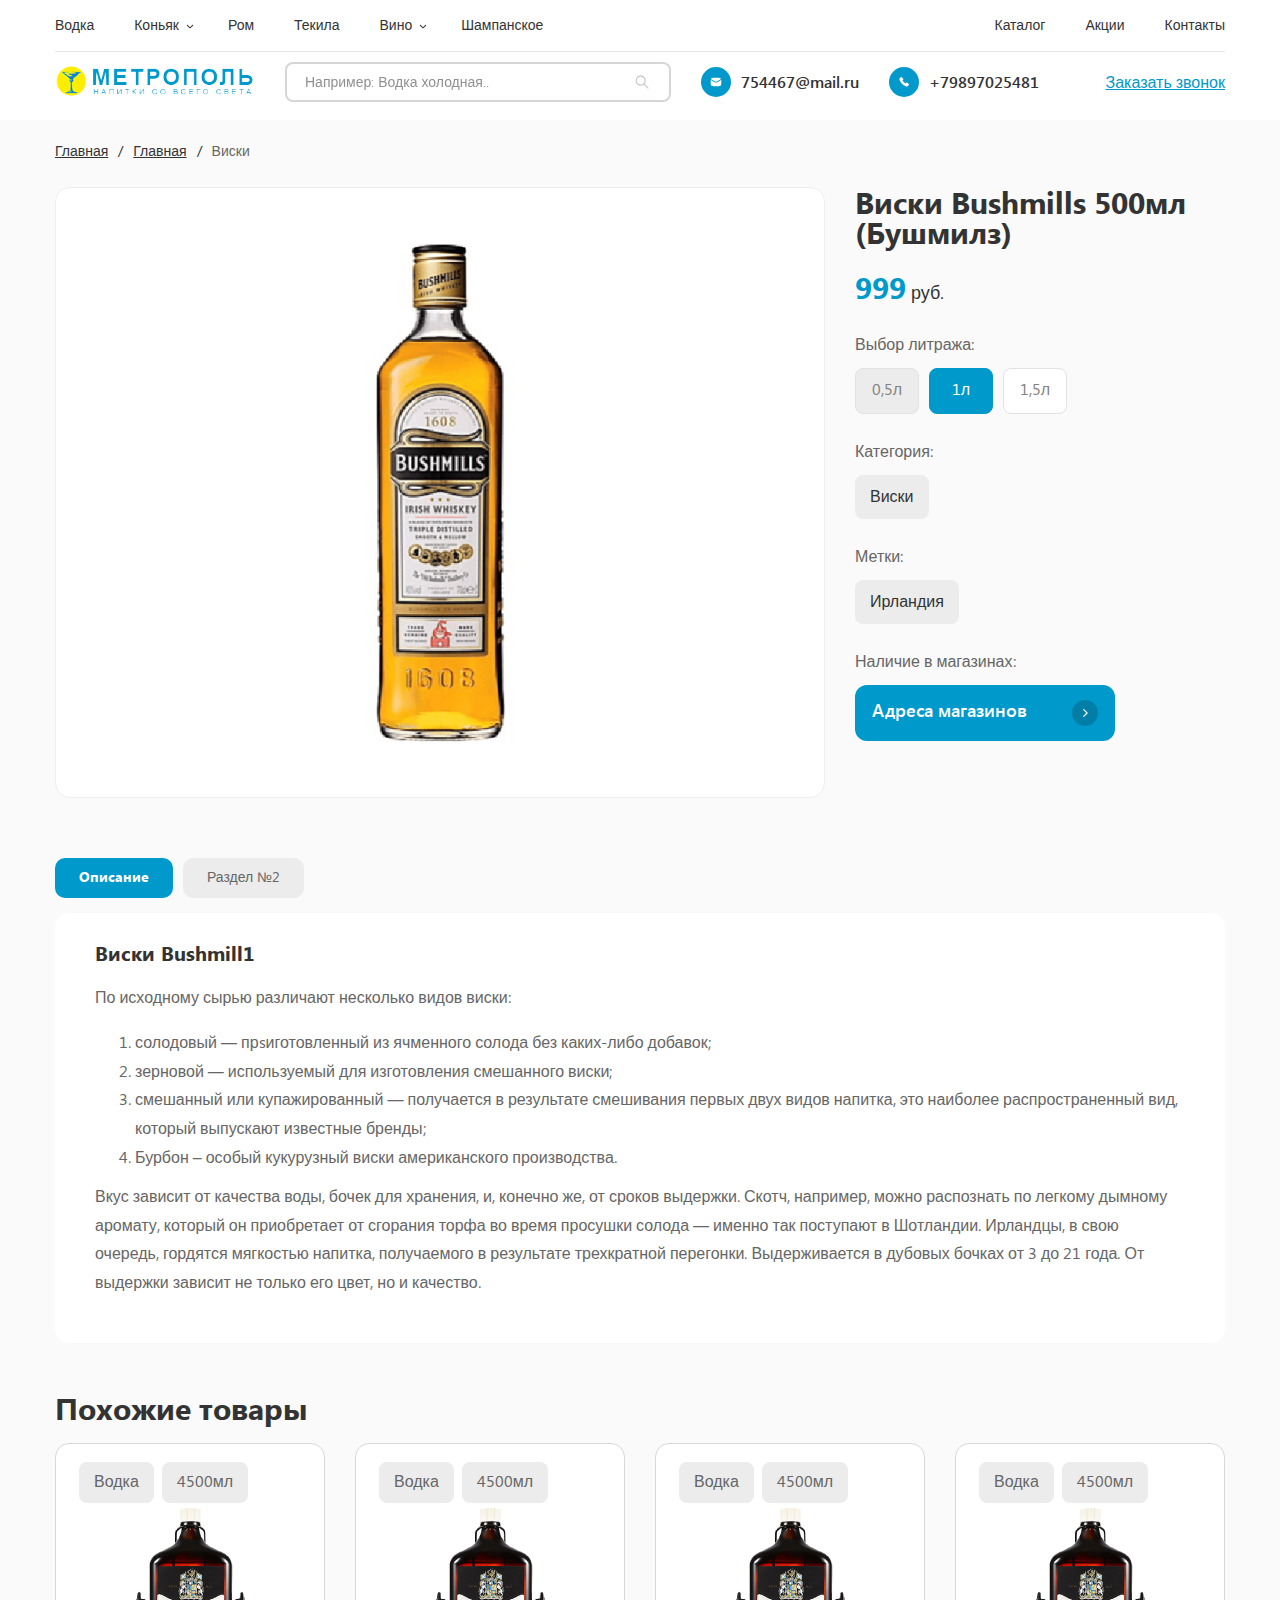
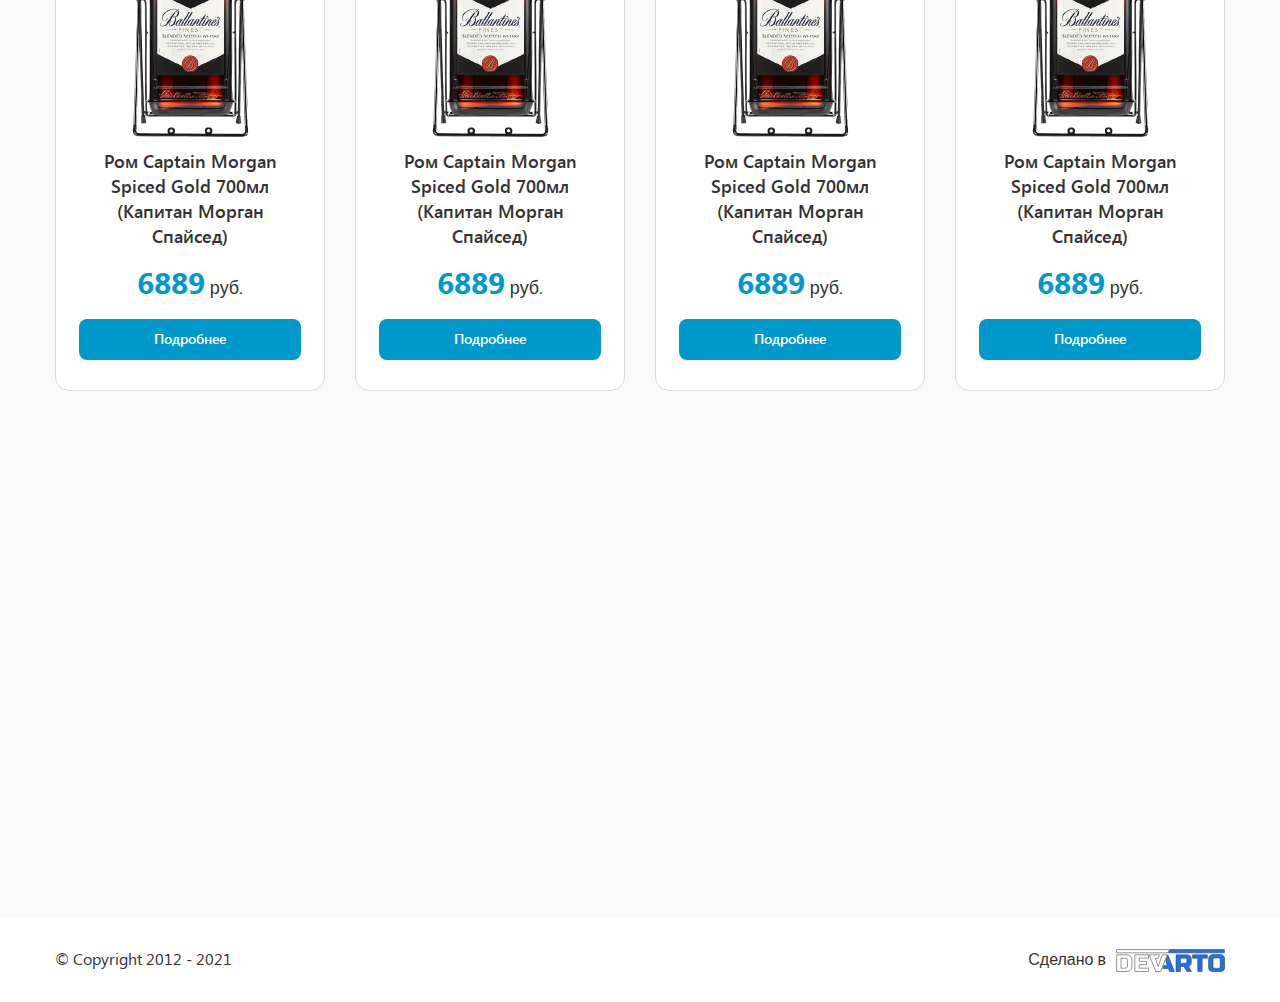
<file: card.html>
<!DOCTYPE html>
<html lang="ru">
<head>
    <meta charset="UTF-8">
    <meta http-equiv="X-UA-Compatible" content="IE=edge">
    <meta name="viewport" content="width=device-width, initial-scale=1">
    <link rel="stylesheet" href="/images/bootstrap/bootstrap.min.css">
    <link rel="stylesheet" href="/images/noui-slider/nouislider.min.css">
    <link rel="stylesheet" href="/images/jquery-fancybox/jquery.fancybox.min.css">
    <link rel="stylesheet" href="/images/jquery-izimodal/iziModal.min.css">
    <link rel="stylesheet" href="/images/css/style.css">
    <script src="/images/jquery-ui/jquery-3.6.0.min.js"></script>
    <script src="/images/jquery-fancybox/jquery.fancybox.min.js"></script>
    <script src="/images/jquery-izimodal/iziModal.min.js"></script>
    <!-- <script src="https://api-maps.yandex.ru/2.1/?lang=ru_RU" type="text/javascript"></script> -->
    <script src="https://api-maps.yandex.ru/2.1/?apikey=e5ec1885-ab03-4c56-94fc-effef644b733&lang=ru_RU"></script>
    <script src="/images/js/main.js"></script>
    <title>Каталог</title>
</head>
<body class="js-modal__body">
    <div class="page__root page__root--catalog">
        <!--HEADER-->
        <header class="header header--catalog jsHeader">
            <div class="container">
                <div class="header__top header__top--catalog">
                    <div class="xs-menu js-xs-menu">
                        <div class="burger__logo">
                            <a href="/index.html"><img src="/images/metropol-logo-blue.svg" alt="" class="metropol__logo js-svg-img"></a>
                        </div>
                        <div class="search__div js-search__div">
                            <img src="/images/icons/search-icon.svg" alt="" class="search__div-icon js-svg-img">
                            <img src="/images/icons/search-close.svg" alt="" class="search__close-icon js-svg-img">
                        </div>
                        <div class="burger js-burger">
                            <span class="burger__item burger__item--catalog">Menu</span>
                        </div>       
                    </div> <!--/.xs-menu-->
                   
                    <div class="md-menu js-md-menu">
                        <div class="row">
                            <div class="col-md-8 col-6">
                                <div class="header__nav header__nav--catalog">
                                                        
                                    <nav class="nav">
                                        <div class="nav__link nav__link--catalog js-nav__link"><a class="header__links header__links--catalog" href="#">Водка</a></div>
                                        <div class="nav__link nav__link--catalog js-nav__link menu__link">
                                            <a class="header__links header__links--catalog" href="#"><div class="menu-img-box">Коньяк<img class="js-nav__img nav__img js-svg-img" src="/images/icons/arrow-down-catalog-nav.svg" alt=""></div></a>
                                            <div class="nav__sub-box js-nav__sub-box">
                                                <div class="js-nav__sub nav__sub nav__sub--catalog">
                                                    <div class="sub__link sub__link--catalog"><a class="header__links header__links--catalog" href="#">Армянский коньяк</a></div>
                                                    <div class="sub__link sub__link--catalog"><a class="header__links header__links--catalog" href="#">Российский коньяк</a></div>
                                                    <div class="sub__link sub__link--catalog"><a class="header__links header__links--catalog" href="#">Французский коньяк</a></div>
                                                </div>
                                            </div>
                                        </div>
                                        <div class="nav__link nav__link--catalog js-nav__link"><a class="header__links header__links--catalog" href="#">Ром</a></div>
                                        <div class="nav__link nav__link--catalog js-nav__link"><a class="header__links header__links--catalog" href="#">Текила</a></div>
                                        <div class="nav__link nav__link--catalog menu__link js-nav__link"><a class="header__links header__links--catalog" href="#"><div class="menu-img-box">Вино<img class="js-nav__img nav__img js-svg-img" src="/images/icons/arrow-down-catalog-nav.svg" alt=""></div></a>
                                            <div class="nav__sub-box js-nav__sub-box">
                                                <div class="js-nav__sub nav__sub nav__sub--catalog">
                                                    <div class="sub__link sub__link--catalog"><a class="header__links header__links--catalog" href="#">Белое вино</a></div>
                                                    <div class="sub__link sub__link--catalog"><a class="header__links header__links--catalog" href="#">Красное вино</a></div>
                                                    <div class="sub__link sub__link--catalog"><a class="header__links header__links--catalog" href="#">Розовое вино</a></div>
                                                </div>
                                            </div>
                                        </div>
                                        <div class="nav__link nav__link--catalog js-nav__link"><a class="header__links header__links--catalog" href="#">Шампанское</a></div>
                                    </nav>

                                </div>
                            </div>        
                                
                            <div class="col-md-4 col-6"> 
                                <div class="header__info header__info--catalog">
                                    <nav class="nav">
                                        <div class="nav__link nav__link--catalog"><a class="header__links header__links--catalog" href="/catalog.html">Каталог</a></div>
                                        <div class="nav__link nav__link--catalog"><a class="header__links header__links--catalog" href="#">Акции</a></div>
                                        <div class="nav__link nav__link--catalog"><a class="header__links header__links--catalog" href="#">Контакты</a></div>
                                    </nav>
                                </div>
                            </div>
                        </div>
                    </div> <!--/.md-menu-->
                    
                </div> <!--.header__top-->
                
                <div class="row"> 
                    <div class="col">
                        <div class="header__bottom header__bottom--catalog">
                            <div class="header__logo">
                                <a href="/index.html"><img src="/images/metropol-logo-blue.svg" alt="" class="metropol__logo"></a>
                            </div>
                            <form class="search__form search__form--catalog js-search__form">
                                <input class="search__txt search__txt--catalog" type="search" placeholder="Например: Водка холодная..">
                                <button class="search__button">
                                    <img class="search__icon js-svg-img" src="/images/icons/search-icon.svg" alt="">
                                </button>   
                            </form>
                            
                            <div class="header__mail">
                                <a class="contacts contacts--catalog" href = "mailto:...">
                                    <img class="info__icons js-svg-img" src="/images/icons/mail-icon.svg" alt="">
                                    <div class=contacts__text>754467@mail.ru</div>
                                </a>
                            </div>

                            <div class="header__phone">
                                <a class="contacts contacts--catalog" href = "tel:...">
                                    <img class="info__icons js-svg-img" src="/images/icons/phone-icon.svg" alt="">
                                    <div class=contacts__text>+79897025481</div>
                                </a>
                            </div> 
                            
                            <div class="call">
                                <a href="#" class="call__link call__link--catalog">Заказать звонок</a>
                            </div>
                        </div> <!--.header__bottom-->
                    </div>
                </div> <!--.header__bottom row-->
            </div>
        </header>

        <!--content-->
        <div class="content">
            <div class="container">
                <!--breadcrumb-->
                <div class="breadcrumb">           
                        <nav aria-label="Breadcrumb" class="breadcrumb-box">
                            <ul class="breadcrumb__list">
                                <li><a href="/index.html">Главная</a></li>
                                <li><a href="/catalog-main.html">Главная</a></li>
                                <li><span aria-current="page">Виски</span></li>
                            </ul>
                        </nav>
                </div> <!--./breadcrumb-->
                        
                <div class="product">
                    <div class="product__info">
                        <div class="row">
                            <div class="col-lg-8 col-md-6">
                                <div class="product__image-box">
                                    <a href="/images/viski-card.jpg" data-fancybox class="fancybox-img"><img class="product__image" src="/images/viski-card.jpg" alt=""></a>
                                </div>
                            </div>
                            <div class="col-lg-4 col-md-6">
                                <div class="product__describe">
                                    <div class="product__title"><h1>Виски Bushmills 500мл (Бушмилз)</h1></div>
                                    <div class="product__price">
                                        999
                                        <div class="price__valuta">руб.</div>
                                    </div>
                                    <div class="product__image-box-hidden">
                                        <a href="/images/viski-card.jpg" data-fancybox class="fancybox-img"><img class="product__image" src="/images/viski-card.jpg" alt=""></a>
                                    </div>
                                    <div class="describe__title">Выбор литража:</div>
                                    <div class="product__capacity">
                                        <a href="#" class="capacity disabled">0,5л</a>
                                        <a href="#" class="capacity active">1л</a>
                                        <a href="#" class="capacity">1,5л</a>
                                    </div>
                                    <div class="describe__title">Категория:</div>
                                    <div class="describe__option">Виски</div>
                                    <div class="describe__title">Метки:</div>
                                    <div class="describe__option">Ирландия</div>
                                    <div class="describe__title">Наличие в магазинах:</div>
                                    <div class="intro__btn__box--catalog">
                                        <a class="intro__btn intro__btn--catalog js-modal__open" href="#">
                                            <div class="intro__btn__text">Адреса магазинов</div>
                                            <div class="intro__btn__icon">
                                            <img src="/images/icons/arrow-right.svg" alt="" class="arrow__right js-svg-img">
                                            </div>
                                        </a>
                                        <div class="modal__shops js-modal__shops">
                                            <div class="modal__close" data-izimodal-close=""><img src="/images/icons/filter-close.svg" alt=""></div>
                                            <div class="modal__window js-modal__window">
                                                <div class="modal__title">Магазины</div>
                                                <div class="describe__title">Отображение:</div>
                                                <div class="modal__inputs">
                                                    <div class="modal__btns js-modal__btns">                                        
                                                        <div class="modal__tab-btn js-modal__tab-btn">Списком</div>
                                                        <div class="modal__tab-btn js-modal__tab-btn js-modal__map-btn">Карта</div>
                                                    </div>
                                                    <div class="modal__search js-modal__search">
                                                        <form class="modal__search-form">
                                                            <input class="modal__search-input js-modal__search-input" type="text" placeholder="Введите адрес">
                                                        </form>
                                                    </div>            
                                                </div>
                                                <div class="shops js-modal__content">
                                                    <div class="shop">
                                                        <div class="shop__address">ул. Комсомольская, 10</div>
                                                        <div class="shop__time">пн-вс 9:00 - 22:00</div>
                                                        <div class="shop__count">658 шт.</div>
                                                    </div>
                                                    <div class="shop">
                                                        <div class="shop__address">ул. 250 лет Челябинска, 10</div>
                                                        <div class="shop__time">пн-вс 9:00 - 22:00</div>
                                                        <div class="shop__count">658 шт.</div>
                                                    </div>
                                                    <div class="shop">
                                                        <div class="shop__address">ул. Пионерская, 10</div>
                                                        <div class="shop__time">пн-вс 9:00 - 22:00</div>
                                                        <div class="shop__count">658 шт.</div>
                                                    </div>
                                                    <div class="shop">
                                                        <div class="shop__address">ул. 250 лет Челябинска, 10</div>
                                                        <div class="shop__time">пн-вс 9:00 - 22:00</div>
                                                        <div class="shop__count">658 шт.</div>
                                                    </div>
                                                    <div class="shop">
                                                        <div class="shop__address">ул. 250 лет Челябинска, 10</div>
                                                        <div class="shop__time">пн-вс 9:00 - 22:00</div>
                                                        <div class="shop__count">658 шт.</div>
                                                    </div>
                                                    <div class="shop">
                                                        <div class="shop__address">ул. 250 лет Челябинска, 10</div>
                                                        <div class="shop__time">пн-вс 9:00 - 22:00</div>
                                                        <div class="shop__count">658 шт.</div>
                                                    </div>
                                                    <div class="shop">
                                                        <div class="shop__address">ул. 250 лет Челябинска, 10</div>
                                                        <div class="shop__time">пн-вс 9:00 - 22:00</div>
                                                        <div class="shop__count">658 шт.</div>
                                                    </div>
                                                    <div class="shop">
                                                        <div class="shop__address">ул. 250 лет Челябинска, 10</div>
                                                        <div class="shop__time">пн-вс 9:00 - 22:00</div>
                                                        <div class="shop__count">658 шт.</div>
                                                    </div>
                                                </div> <!--/.shops-->

                                                <div class="modal__map js-modal__content" id="modal__map">
                                                 
                                                </div>
                                            </div>
                                            <script>
                                                    $(document).ready(function () {
                                                        $(".js-modal__shops").iziModal({
                                                            zindex: 10000,
                                                            width: 770,
                                                            radius: 14,
                                                            onOpened: function () {
                                                                $(".js-modal__window").modalTabs();
                                                                $('.js-modal__shops').iziModal('stopLoading');
                                                                $('.js-modal__body').css('overflow', 'hidden');
                                                                if (!$("#modal__map").hasClass("active")) {
                                                                    ymaps.ready(init__modal);
                                                                    $("#modal__map").addClass("active");
                                                                    }                                                             
                                                                },
                                                            onClosed: function () {
                                                                $('.js-modal__body').css('overflow', 'auto');
                                                            },
                                                        });
                                                        
                                                        $(document).on("click", ".js-modal__open", function () {
                                                            $('.js-modal__shops').iziModal('startLoading');
                                                            $(".js-modal__shops").iziModal("open");
                                                        });
                                                    });
                                                // Функция ymaps.ready() будет вызвана, когда
                                                // загрузятся все компоненты API, а также когда будет готово DOM-дерево.
                                               
                                            
                                                function init__modal() {
                                                    // Создание карты.
                                                    // https://tech.yandex.ru/maps/doc/jsapi/2.1/dg/concepts/map-docpage/
                                                    var myMap = new ymaps.Map("modal__map", {
                                                        // Координаты центра карты.
                                                        // Порядок по умолчнию: «широта, долгота».
                                                        center: [55.83, 49.108795],
                                                        // Уровень масштабирования. Допустимые значения:
                                                        // от 0 (весь мир) до 19.
                                                        zoom: 14,
                                                        // Элементы управления
                                                        // https://tech.yandex.ru/maps/doc/jsapi/2.1/dg/concepts/controls/standard-docpage/
                                                        controls: [
                                            
                                                            'zoomControl', // Ползунок масштаба
                                                            'rulerControl', // Линейка
                                                            'routeButtonControl', // Панель маршрутизации
                                                            'trafficControl', // Пробки
                                                            'typeSelector', // Переключатель слоев карты
                                                            'fullscreenControl', // Полноэкранный режим
                                            
                                                            // Поисковая строка
                                                            new ymaps.control.SearchControl({
                                                                options: {
                                                                    // вид - поисковая строка
                                                                    size: 'large',
                                                                    // Включим возможность искать не только топонимы, но и организации.
                                                                    provider: 'yandex#search'
                                                                }
                                                            })
                                            
                                                        ]
                                                    });

                                                    objectManager = new ymaps.ObjectManager({
                                                        // Чтобы метки начали кластеризоваться, выставляем опцию.
                                                        clusterize: true,
                                                        // ObjectManager принимает те же опции, что и кластеризатор.
                                                        gridSize: 32,
                                                        clusterDisableClickZoom: true,
                                                        iconCaption: "example",
                                                    });
                                                    
                                                    objectManager.clusters.options.set('preset', 'islands#blueClusterIcons');
                                                    myMap.geoObjects.add(objectManager);
                                            
                                                    
                                                    let data = {"type":"FeatureCollection","features":[{"type":"Feature","id":"26","geometry":{"type":"Point","coordinates":[55.627575,51.800938]},"properties":{"balloonContentHeader":"\u0425\u0438\u043c\u0438\u043a\u043e\u0432 \u041f\u0440., 36","balloonContentBody":"<div><b>\u0420\u0435\u0436\u0438\u043c \u0440\u0430\u0431\u043e\u0442\u044b:<\/b> \u041f\u043d-\u0412\u0441 \u0441 10:00 \u0434\u043e 22:00<\/div><div><b>\u0422\u0435\u043b\u0435\u0444\u043e\u043d:<\/b> 89655911624<\/div><div><b>\u041f\u043e\u0447\u0442\u0430:<\/b> m19@kzn-globus.ru<\/div>"}},{"type":"Feature","id":"27","geometry":{"type":"Point","coordinates":[55.62389,51.817071]},"properties":{"balloonContentHeader":"\u0422\u0443\u043a\u0430\u044f, 2\u0430","balloonContentBody":"<div><b>\u0420\u0435\u0436\u0438\u043c \u0440\u0430\u0431\u043e\u0442\u044b:<\/b> \u041f\u043d-\u0412\u0441 \u0441 10:00 \u0434\u043e 22:00<\/div><div><b>\u0422\u0435\u043b\u0435\u0444\u043e\u043d:<\/b> 89655911984<\/div><div><b>\u041f\u043e\u0447\u0442\u0430:<\/b> m20@kzn-globus.ru<\/div>"}},{"type":"Feature","id":"64","geometry":{"type":"Point","coordinates":[55.636275,51.805609]},"properties":{"balloonContentHeader":"\u0421\u0442\u0440\u043e\u0438\u0442\u0435\u043b\u0435\u0439, 32","balloonContentBody":"<div><b>\u0420\u0435\u0436\u0438\u043c \u0440\u0430\u0431\u043e\u0442\u044b:<\/b> \u041f\u043d-\u0412\u0441 \u0441 10:00 \u0434\u043e 22:00<\/div><div><b>\u0422\u0435\u043b\u0435\u0444\u043e\u043d:<\/b> 89196260821<\/div><div><b>\u041f\u043e\u0447\u0442\u0430:<\/b> m57@kzn-globus.ru<\/div>"}},{"type":"Feature","id":"65","geometry":{"type":"Point","coordinates":[55.634451,51.798692]},"properties":{"balloonContentHeader":"\u0421\u0442\u0443\u0434\u0435\u043d\u0447\u0435\u0441\u043a\u0430\u044f, 8\u0432","balloonContentBody":"<div><b>\u0420\u0435\u0436\u0438\u043c \u0440\u0430\u0431\u043e\u0442\u044b:<\/b> \u041f\u043d-\u0412\u0441 \u0441 10:00 \u0434\u043e 22:00<\/div><div><b>\u0422\u0435\u043b\u0435\u0444\u043e\u043d:<\/b> 89178901960<\/div><div><b>\u041f\u043e\u0447\u0442\u0430:<\/b> m58@kzn-globus.ru<\/div>"}},{"type":"Feature","id":"119","geometry":{"type":"Point","coordinates":[55.656961,51.803758]},"properties":{"balloonContentHeader":"\u0427\u0438\u0448\u043c\u0430\u043b\u0435, 4\u0430","balloonContentBody":"<div><b>\u0420\u0435\u0436\u0438\u043c \u0440\u0430\u0431\u043e\u0442\u044b:<\/b> \u041f\u043d-\u0412\u0441 \u0441 10:00 \u0434\u043e 22:00<\/div><div><b>\u0422\u0435\u043b\u0435\u0444\u043e\u043d:<\/b> 89172901457<\/div><div><b>\u041f\u043e\u0447\u0442\u0430:<\/b> m112@kzn-globus.ru<\/div>"}},{"type":"Feature","id":"131","geometry":{"type":"Point","coordinates":[55.628235,51.817062]},"properties":{"balloonContentHeader":"\u0421\u0442\u0440\u043e\u0438\u0442\u0435\u043b\u0435\u0439 \u041f\u0440-\u0442,15\u0431","balloonContentBody":"<div><b>\u0420\u0435\u0436\u0438\u043c \u0440\u0430\u0431\u043e\u0442\u044b:<\/b> \u041f\u043d-\u0412\u0441 \u0441 10:00 \u0434\u043e 22:00<\/div><div><b>\u0422\u0435\u043b\u0435\u0444\u043e\u043d:<\/b> 89178807354<\/div><div><b>\u041f\u043e\u0447\u0442\u0430:<\/b> m124@kzn-globus.ru<\/div>"}},{"type":"Feature","id":"133","geometry":{"type":"Point","coordinates":[55.634517,51.795359]},"properties":{"balloonContentHeader":"30 \u041b\u0435\u0442 \u041f\u043e\u0431\u0435\u0434\u044b, 18\u0430","balloonContentBody":"<div><b>\u0420\u0435\u0436\u0438\u043c \u0440\u0430\u0431\u043e\u0442\u044b:<\/b> \u041f\u043d-\u0412\u0441 \u0441 10:00 \u0434\u043e 22:00<\/div><div><b>\u0422\u0435\u043b\u0435\u0444\u043e\u043d:<\/b> 89179200418<\/div><div><b>\u041f\u043e\u0447\u0442\u0430:<\/b> m126@kzn-globus.ru<\/div>"}},{"type":"Feature","id":"143","geometry":{"type":"Point","coordinates":[55.624495,51.782226]},"properties":{"balloonContentHeader":"\u0413\u0430\u0439\u043d\u0443\u043b\u043b\u0438\u043d\u0430, 8\u0430","balloonContentBody":"<div><b>\u0420\u0435\u0436\u0438\u043c \u0440\u0430\u0431\u043e\u0442\u044b:<\/b> \u041f\u043d-\u0412\u0441 \u0441 10:00 \u0434\u043e 22:00<\/div><div><b>\u0422\u0435\u043b\u0435\u0444\u043e\u043d:<\/b> 89196301455<\/div><div><b>\u041f\u043e\u0447\u0442\u0430:<\/b> m136@kzn-globus.ru<\/div>"}},{"type":"Feature","id":"147","geometry":{"type":"Point","coordinates":[55.626675,51.786951]},"properties":{"balloonContentHeader":"\u0421\u0442\u0443\u0434\u0435\u043d\u0447\u0435\u0441\u043a\u0430\u044f, 48\u0430","balloonContentBody":"<div><b>\u0420\u0435\u0436\u0438\u043c \u0440\u0430\u0431\u043e\u0442\u044b:<\/b> \u041f\u043d-\u0412\u0441 \u0441 10:00 \u0434\u043e 22:00<\/div><div><b>\u0422\u0435\u043b\u0435\u0444\u043e\u043d:<\/b> 89196301450<\/div><div><b>\u041f\u043e\u0447\u0442\u0430:<\/b> m140@kzn-globus.ru<\/div>"}},{"type":"Feature","id":"150","geometry":{"type":"Point","coordinates":[55.639176,51.836188]},"properties":{"balloonContentHeader":"\u0413\u0430\u0433\u0430\u0440\u0438\u043d\u0430, 2\u0431","balloonContentBody":"<div><b>\u0420\u0435\u0436\u0438\u043c \u0440\u0430\u0431\u043e\u0442\u044b:<\/b> \u041f\u043d-\u0412\u0441 \u0441 10:00 \u0434\u043e 22:00<\/div><div><b>\u0422\u0435\u043b\u0435\u0444\u043e\u043d:<\/b> 89178609671<\/div><div><b>\u041f\u043e\u0447\u0442\u0430:<\/b> m143@kzn-globus.ru<\/div>"}},{"type":"Feature","id":"172","geometry":{"type":"Point","coordinates":[55.631658,51.812171]},"properties":{"balloonContentHeader":"\u0421\u0442\u0440\u043e\u0438\u0442\u0435\u043b\u0435\u0439, 27\u0430","balloonContentBody":"<div><b>\u0420\u0435\u0436\u0438\u043c \u0440\u0430\u0431\u043e\u0442\u044b:<\/b> \u041f\u043d-\u0412\u0441 \u0441 10:00 \u0434\u043e 22:00<\/div><div><b>\u0422\u0435\u043b\u0435\u0444\u043e\u043d:<\/b> 89872201089<\/div><div><b>\u041f\u043e\u0447\u0442\u0430:<\/b> m165@kzn-globus.ru<\/div>"}},{"type":"Feature","id":"179","geometry":{"type":"Point","coordinates":[55.655082,51.845494]},"properties":{"balloonContentHeader":"\u041a\u0430\u0439\u043c\u0430\u043d\u043e\u0432\u0430, 16\/1","balloonContentBody":"<div><b>\u0420\u0435\u0436\u0438\u043c \u0440\u0430\u0431\u043e\u0442\u044b:<\/b> \u041f\u043d-\u0412\u0441 \u0441 10:00 \u0434\u043e 22:00<\/div><div><b>\u0422\u0435\u043b\u0435\u0444\u043e\u043d:<\/b> 89872201218<\/div><div><b>\u041f\u043e\u0447\u0442\u0430:<\/b> m172@kzn-globus.ru<\/div>"}},{"type":"Feature","id":"186","geometry":{"type":"Point","coordinates":[55.606695,51.78475]},"properties":{"balloonContentHeader":"\u0426\u0435\u043d\u0442\u0440\u0430\u043b\u044c\u043d\u0430\u044f, 51\u0430","balloonContentBody":"<div><b>\u0420\u0435\u0436\u0438\u043c \u0440\u0430\u0431\u043e\u0442\u044b:<\/b> \u041f\u043d-\u0412\u0441 \u0441 10:00 \u0434\u043e 22:00<\/div><div><b>\u0422\u0435\u043b\u0435\u0444\u043e\u043d:<\/b> 89869001206<\/div><div><b>\u041f\u043e\u0447\u0442\u0430:<\/b> m179@kzn-globus.ru<\/div>"}},{"type":"Feature","id":"195","geometry":{"type":"Point","coordinates":[55.642982,51.83776]},"properties":{"balloonContentHeader":"\u0413\u0430\u0433\u0430\u0440\u0438\u043d\u0430, 7\u0432","balloonContentBody":"<div><b>\u0420\u0435\u0436\u0438\u043c \u0440\u0430\u0431\u043e\u0442\u044b:<\/b> \u041f\u043d-\u0412\u0441 \u0441 10:00 \u0434\u043e 22:00<\/div><div><b>\u0422\u0435\u043b\u0435\u0444\u043e\u043d:<\/b> 89196900361<\/div><div><b>\u041f\u043e\u0447\u0442\u0430:<\/b> m182@kzn-globus.ru<\/div>"}},{"type":"Feature","id":"222","geometry":{"type":"Point","coordinates":[55.65559,51.824635]},"properties":{"balloonContentHeader":"\u041c\u0435\u043d\u0434\u0435\u043b\u0435\u0435\u0432\u0430, 35\u0430","balloonContentBody":"<div><b>\u0420\u0435\u0436\u0438\u043c \u0440\u0430\u0431\u043e\u0442\u044b:<\/b> \u041f\u043d-\u0412\u0441 \u0441 10:00 \u0434\u043e 22:00<\/div><div><b>\u0422\u0435\u043b\u0435\u0444\u043e\u043d:<\/b> 89172904845<\/div><div><b>\u041f\u043e\u0447\u0442\u0430:<\/b> m209@kzn-globus.ru<\/div>"}},{"type":"Feature","id":"274","geometry":{"type":"Point","coordinates":[55.600537,51.803489]},"properties":{"balloonContentHeader":"\u0426\u0435\u043d\u0442\u0440\u0430\u043b\u044c\u043d\u0430\u044f, 3\u0430","balloonContentBody":"<div><b>\u0420\u0435\u0436\u0438\u043c \u0440\u0430\u0431\u043e\u0442\u044b:<\/b> \u0441 10:00 \u0434\u043e 22:00<\/div><div><b>\u0422\u0435\u043b\u0435\u0444\u043e\u043d:<\/b> 89872703756<\/div><div><b>\u041f\u043e\u0447\u0442\u0430:<\/b> m228@kzn-globus.ru<\/div>"}},{"type":"Feature","id":"283","geometry":{"type":"Point","coordinates":[55.637545,51.794766]},"properties":{"balloonContentHeader":"\u041c\u0438\u0440\u0430 \u043f\u0440-\u0442, 93\u0431","balloonContentBody":"<div><b>\u0420\u0435\u0436\u0438\u043c \u0440\u0430\u0431\u043e\u0442\u044b:<\/b> \u0441 10:00 \u0434\u043e 22:00<\/div><div><b>\u0422\u0435\u043b\u0435\u0444\u043e\u043d:<\/b> 89867204770<\/div><div><b>\u041f\u043e\u0447\u0442\u0430:<\/b> m244@kzn-globus.ru<\/div>"}},{"type":"Feature","id":"290","geometry":{"type":"Point","coordinates":[55.642474,51.792889]},"properties":{"balloonContentHeader":"\u0421\u0442\u0440\u043e\u0438\u0442\u0435\u043b\u0435\u0439 \u041f\u0440., 68\u0431","balloonContentBody":"<div><b>\u0420\u0435\u0436\u0438\u043c \u0440\u0430\u0431\u043e\u0442\u044b:<\/b> \u041f\u043d-\u0412\u0441 \u0441 10:00 \u0434\u043e 22:00<\/div><div><b>\u0422\u0435\u043b\u0435\u0444\u043e\u043d:<\/b> 89061146268<\/div><div><b>\u041f\u043e\u0447\u0442\u0430:<\/b> m251@kzn-globus.ru<\/div>"}},{"type":"Feature","id":"296","geometry":{"type":"Point","coordinates":[55.64035,51.793068]},"properties":{"balloonContentHeader":"\u0421\u0442\u0440\u043e\u0438\u0442\u0435\u043b\u0435\u0439 \u041f\u0440-\u0442, 57\u0430","balloonContentBody":"<div><b>\u0420\u0435\u0436\u0438\u043c \u0440\u0430\u0431\u043e\u0442\u044b:<\/b> \u041f\u043d-\u0412\u0441 \u0441 10:00 \u0434\u043e 22:00<\/div><div><b>\u0422\u0435\u043b\u0435\u0444\u043e\u043d:<\/b> 89178900492<\/div><div><b>\u041f\u043e\u0447\u0442\u0430:<\/b> m260@kzn-globus.ru<\/div>"}},{"type":"Feature","id":"303","geometry":{"type":"Point","coordinates":[55.647331,51.80878]},"properties":{"balloonContentHeader":"\u041c\u0438\u0440\u0430 \u041f\u0440-\u0442, 45\u0410","balloonContentBody":"<div><b>\u0420\u0435\u0436\u0438\u043c \u0440\u0430\u0431\u043e\u0442\u044b:<\/b> \u041f\u043d-\u0412\u0441 \u0441 10:00 \u0434\u043e 22:00<\/div><div><b>\u0422\u0435\u043b\u0435\u0444\u043e\u043d:<\/b> 89061234780<\/div><div><b>\u041f\u043e\u0447\u0442\u0430:<\/b> m266@kzn-globus.ru<\/div>"}},{"type":"Feature","id":"307","geometry":{"type":"Point","coordinates":[55.634659,51.786547]},"properties":{"balloonContentHeader":"\u041d\u0438\u0436\u043d\u0435\u043a\u0430\u043c\u0441\u043a \u043f\u0440-\u0442 \u041c\u0438\u0440\u0430,98","balloonContentBody":"<div><b>\u0420\u0435\u0436\u0438\u043c \u0440\u0430\u0431\u043e\u0442\u044b:<\/b> \u041f\u043d-\u0412\u0441 \u0441 10:00 \u0434\u043e 22:00<\/div><div><b>\u0422\u0435\u043b\u0435\u0444\u043e\u043d:<\/b> 89656241689<\/div><div><b>\u041f\u043e\u0447\u0442\u0430:<\/b> m269@kzn-globus.ru<\/div>"}},{"type":"Feature","id":"308","geometry":{"type":"Point","coordinates":[55.632525,51.787957]},"properties":{"balloonContentHeader":"\u041c\u0438\u0440\u0430 \u041f\u0440-\u0442, 110","balloonContentBody":"<div><b>\u0420\u0435\u0436\u0438\u043c \u0440\u0430\u0431\u043e\u0442\u044b:<\/b> \u041f\u043d-\u0412\u0441 \u0441 10:00 \u0434\u043e 22:00<\/div><div><b>\u0422\u0435\u043b\u0435\u0444\u043e\u043d:<\/b> 89656241690<\/div><div><b>\u041f\u043e\u0447\u0442\u0430:<\/b> m272@kzn-globus.ru<\/div>"}}]}
                                                   
                                               
                                                    
                                                    myMap.behaviors.disable('scrollZoom');
                                                    $.ajax({
                                                        url: 'https://kzn-globus.ru/ajax/get_city_json?city_id=1'
                                                    }).done(function(data){
                                                        objectManager.add(data);
                                                    });
                                                    var address = "Казань";
                                                    var geocoder = ymaps.geocode(address);
                                                    
                                                    
                                                    geocoder.then(
                                                        function (res) {
                                                            var coordinates = res.geoObjects.get(0).geometry.getCoordinates();
                                                            myMap.setCenter(coordinates);
                                                        }
                                                    );
                                                    
                                                    //на мобильных устройствах... (проверяем по userAgent браузера)
                                                    if (/Android|webOS|iPhone|iPad|iPod|BlackBerry|IEMobile|Opera Mini/i.test(navigator.userAgent)){
                                                        //... отключаем перетаскивание карты
                                                        myMap.behaviors.disable('drag');
                                                    }
                                            
                                                    // Добавление метки
                                                    // https://tech.yandex.ru/maps/doc/jsapi/2.1/ref/reference/Placemark-docpage/
                                                    // var myPlacemark = new ymaps.Placemark([55.83, 49.090], {
                                                        
                                                    //     hintContent: 'Содержимое всплывающей подсказки',
                                                    //     // Балун откроется при клике по метке.
                                                    //     balloonContent: 'Содержимое балуна',
                                                    //     iconCaption: "18",
                                                    // });
                                                    // myMap.geoObjects.add(myPlacemark);
                                            
                                                }
                                            </script>
                                        
                                        </div>
                                    </div>
                                </div> <!--/.product__describe-->
                            </div>
                        </div> <!--/.row-->

                        <div class="tabs js-tabs">
                            <ul class="tabs__options js-tabs__options">
                                <li class="js-tabs__option tabs__option">Описание</li>
                                <li class="js-tabs__option tabs__option">Раздел №2</li>
                            </ul>
                            <div class="tabs__items js-tabs__items">
                                <div class="tabs__item js-tabs__item">
                                    <div class="tabs__button js-tabs__button">Описание <img src="/images/icons/arrow-down-catalog.svg" alt=""></div>
                                    <div class="tabs__inner js-tabs__inner">
                                        <div class="tabs__title">Виски Bushmill1</div>
                                        <div class="tabs__text">
                                            <p>По исходному сырью различают несколько видов виски:</p>
                                            <ol>
                                                <li>солодовый — прsиготовленный из ячменного солода без каких-либо добавок;</li>
                                                <li>зерновой — используемый для изготовления смешанного виски;</li>
                                                <li>смешанный или купажированный — получается в результате смешивания первых двух видов напитка, это наиболее распространенный вид, который выпускают известные бренды;</li>
                                                <li>Бурбон – особый кукурузный виски американского производства.</li>
                                            </ol>
                                            <p>
                                                Вкус зависит от качества воды, бочек для хранения, и, конечно же, от сроков выдержки. Скотч, например, можно распознать по легкому дымному аромату, который он приобретает от сгорания торфа во время просушки солода — именно так поступают в Шотландии. Ирландцы, в свою очередь, гордятся мягкостью напитка, получаемого в результате трехкратной перегонки. Выдерживается в дубовых бочках от 3 до 21 года. От выдержки зависит не только его цвет, но и качество.
                                            </p>
                                        </div>
                                    </div>
                                </div>
                                <div class="tabs__item js-tabs__item">
                                    <div class="tabs__button js-tabs__button">Отзывы <img src="/images/icons/arrow-down-catalog.svg" alt=""></div>
                                    <div class="tabs__inner js-tabs__inner">
                                        <div class="tabs__title">Виски Bushmill2</div>
                                        <div class="tabs__text">
                                            <p>По исходному сырью различают несколько видов виски:</p>
                                            <ol>
                                                <li>солодовый — прsиготовленный из ячменного солода без каких-либо добавок;</li>
                                                <li>зерновой — используемый для изготовления смешанного виски;</li>
                                                <li>смешанный или купажированный — получается в результате смешивания первых двух видов напитка, это наиболее распространенный вид, который выпускают известные бренды;</li>
                                            </ol>
                                        </div>
                                    </div>
                                </div>
                            </div>            
                        </div> 
                    </div> <!--/.product__info-->

                    <div class="product__similar-box">
                        <div class="product__title">Похожие товары</div>
                        <div class="product__similar">
                            <div class="row">
                                <div class="col-md-6 col-lg-3">
                                    <div class="catalog__item--catalog">
                                        <div class="card__options--catalog">
                                            <div class="card__option--catalog">Водка</div>
                                            <div class="card__option--catalog">4500мл</div>
                                        </div>
                
                                        <div class="card__image--catalog">
                                            <a href="#" class="image__link"><img src="/images/vodka-catalog.jpg" alt=""></a>
                                        </div>
                                        
                                        <div class="card__describe--catalog">
                                            <a href="#" class="describe__link">Ром Captain Morgan Spiced Gold 700мл (Капитан Морган Спайсед)</a>
                                        </div>
                                        <div class="price-button--catalog">
                                            <div class="card__price--catalog">
                                                <div class="price__num--catalog">6889</div>
                                                <div class="price__value--catalog">руб.</div>
                                            </div>
                    
                                            <div class="card__button-box--catalog">
                                                <a class="card__button--catalog">Подробнее</a>
                                            </div>
                                        </div>
                                    </div> <!-- ./catalog__item-->                            
                                </div> <!--/.col-md-3-->
    
                                <div class="col-md-6 col-lg-3">
                                    <div class="catalog__item--catalog">
                                        <div class="card__options--catalog">
                                            <div class="card__option--catalog">Водка</div>
                                            <div class="card__option--catalog">4500мл</div>
                                        </div>
                
                                        <div class="card__image--catalog">
                                            <a href="#" class="image__link"><img src="/images/vodka-catalog.jpg" alt=""></a>
                                        </div>
                                        
                                        <div class="card__describe--catalog">
                                            <a href="#" class="describe__link">Ром Captain Morgan Spiced Gold 700мл (Капитан Морган Спайсед)</a>
                                        </div>
                                        <div class="price-button--catalog">
                                            <div class="card__price--catalog">
                                                <div class="price__num--catalog">6889</div>
                                                <div class="price__value--catalog">руб.</div>
                                            </div>
                    
                                            <div class="card__button-box--catalog">
                                                <a class="card__button--catalog">Подробнее</a>
                                            </div>
                                        </div>
                                    </div> <!-- ./catalog__item-->                            
                                </div> <!--/.col-md-3-->
    
                                <div class="col-md-6 col-lg-3">
                                    <div class="catalog__item--catalog">
                                        <div class="card__options--catalog">
                                            <div class="card__option--catalog">Водка</div>
                                            <div class="card__option--catalog">4500мл</div>
                                        </div>
                
                                        <div class="card__image--catalog">
                                            <a href="#" class="image__link"><img src="/images/vodka-catalog.jpg" alt=""></a>
                                        </div>
                                        
                                        <div class="card__describe--catalog">
                                            <a href="#" class="describe__link">Ром Captain Morgan Spiced Gold 700мл (Капитан Морган Спайсед)</a>
                                        </div>
                                        <div class="price-button--catalog">
                                            <div class="card__price--catalog">
                                                <div class="price__num--catalog">6889</div>
                                                <div class="price__value--catalog">руб.</div>
                                            </div>
                    
                                            <div class="card__button-box--catalog">
                                                <a class="card__button--catalog">Подробнее</a>
                                            </div>
                                        </div>
                                    </div> <!-- ./catalog__item-->                            
                                </div> <!--/.col-md-3-->
    
                                <div class="col-md-6 col-lg-3">
                                    <div class="catalog__item--catalog">
                                        <div class="card__options--catalog">
                                            <div class="card__option--catalog">Водка</div>
                                            <div class="card__option--catalog">4500мл</div>
                                        </div>
                
                                        <div class="card__image--catalog">
                                            <a href="#" class="image__link"><img src="/images/vodka-catalog.jpg" alt=""></a>
                                        </div>
                                        
                                        <div class="card__describe--catalog">
                                            <a href="#" class="describe__link">Ром Captain Morgan Spiced Gold 700мл (Капитан Морган Спайсед)</a>
                                        </div>
                                        <div class="price-button--catalog">
                                            <div class="card__price--catalog">
                                                <div class="price__num--catalog">6889</div>
                                                <div class="price__value--catalog">руб.</div>
                                            </div>
                    
                                            <div class="card__button-box--catalog">
                                                <a class="card__button--catalog">Подробнее</a>
                                            </div>
                                        </div>
                                    </div> <!-- ./catalog__item-->                            
                                </div> <!--/.col-md-3-->
                            </div>
                        </div> <!--/.product__similar-->
                    </div> <!--/.product__similar-box-->

                    
                </div> <!--/.product-->

            </div> <!--container-->
        </div> <!--/.content-->

        <!--YANDEX_MAP-->
        <div class="map-box">
            <div id="map"></div>               
        </div>

        <!--FOOTER-->
        <footer class="footer">
            <div class="container">
                <div class="footer__inner">
                    <div class="footer__text">© Copyright 2012 - 2021</div>
                    <div class="footer__logo">
                        <div class="footer__text">Сделано в</div>
                        <a href="https://www.devarto.ru/" target="_blank"><img class="footer__img js-svg-img" src="/images/icons/devarto-logo.svg" alt=""></a>
                    </div>
                </div>
            </div>
        </footer>

    </div> <!--./page__root-->

<script>
    // Функция ymaps.ready() будет вызвана, когда
    // загрузятся все компоненты API, а также когда будет готово DOM-дерево.
    
    ymaps.ready(init);

    function init() {
        // Создание карты.
        // https://tech.yandex.ru/maps/doc/jsapi/2.1/dg/concepts/map-docpage/
        var myMap = new ymaps.Map("map", {
            // Координаты центра карты.
            // Порядок по умолчнию: «широта, долгота».
            center: [55.83, 49.108795],
            // Уровень масштабирования. Допустимые значения:
            // от 0 (весь мир) до 19.
            zoom: 14,
            // Элементы управления
            // https://tech.yandex.ru/maps/doc/jsapi/2.1/dg/concepts/controls/standard-docpage/
            controls: [

                'zoomControl', // Ползунок масштаба
                'rulerControl', // Линейка
                'routeButtonControl', // Панель маршрутизации
                'trafficControl', // Пробки
                'typeSelector', // Переключатель слоев карты
                'fullscreenControl', // Полноэкранный режим

                // Поисковая строка
                new ymaps.control.SearchControl({
                    options: {
                        // вид - поисковая строка
                        size: 'large',
                        // Включим возможность искать не только топонимы, но и организации.
                        provider: 'yandex#search'
                    }
                })

            ]
        });

        //отключаем зум колёсиком мышки
        myMap.behaviors.disable('scrollZoom');
        
        //на мобильных устройствах... (проверяем по userAgent браузера)
        if (/Android|webOS|iPhone|iPad|iPod|BlackBerry|IEMobile|Opera Mini/i.test(navigator.userAgent)){
            //... отключаем перетаскивание карты
            myMap.behaviors.disable('drag');
        }

        // Добавление метки
        // https://tech.yandex.ru/maps/doc/jsapi/2.1/ref/reference/Placemark-docpage/
        var myPlacemark = new ymaps.Placemark([55.83, 49.090], {
            // Хинт показывается при наведении мышкой на иконку метки.
            hintContent: 'Содержимое всплывающей подсказки',
            // Балун откроется при клике по метке.
            balloonContent: 'Содержимое балуна'
        });

        // После того как метка была создана, добавляем её на карту.
        myMap.geoObjects.add(myPlacemark);

    }
</script>

</body>
</html>
</file>
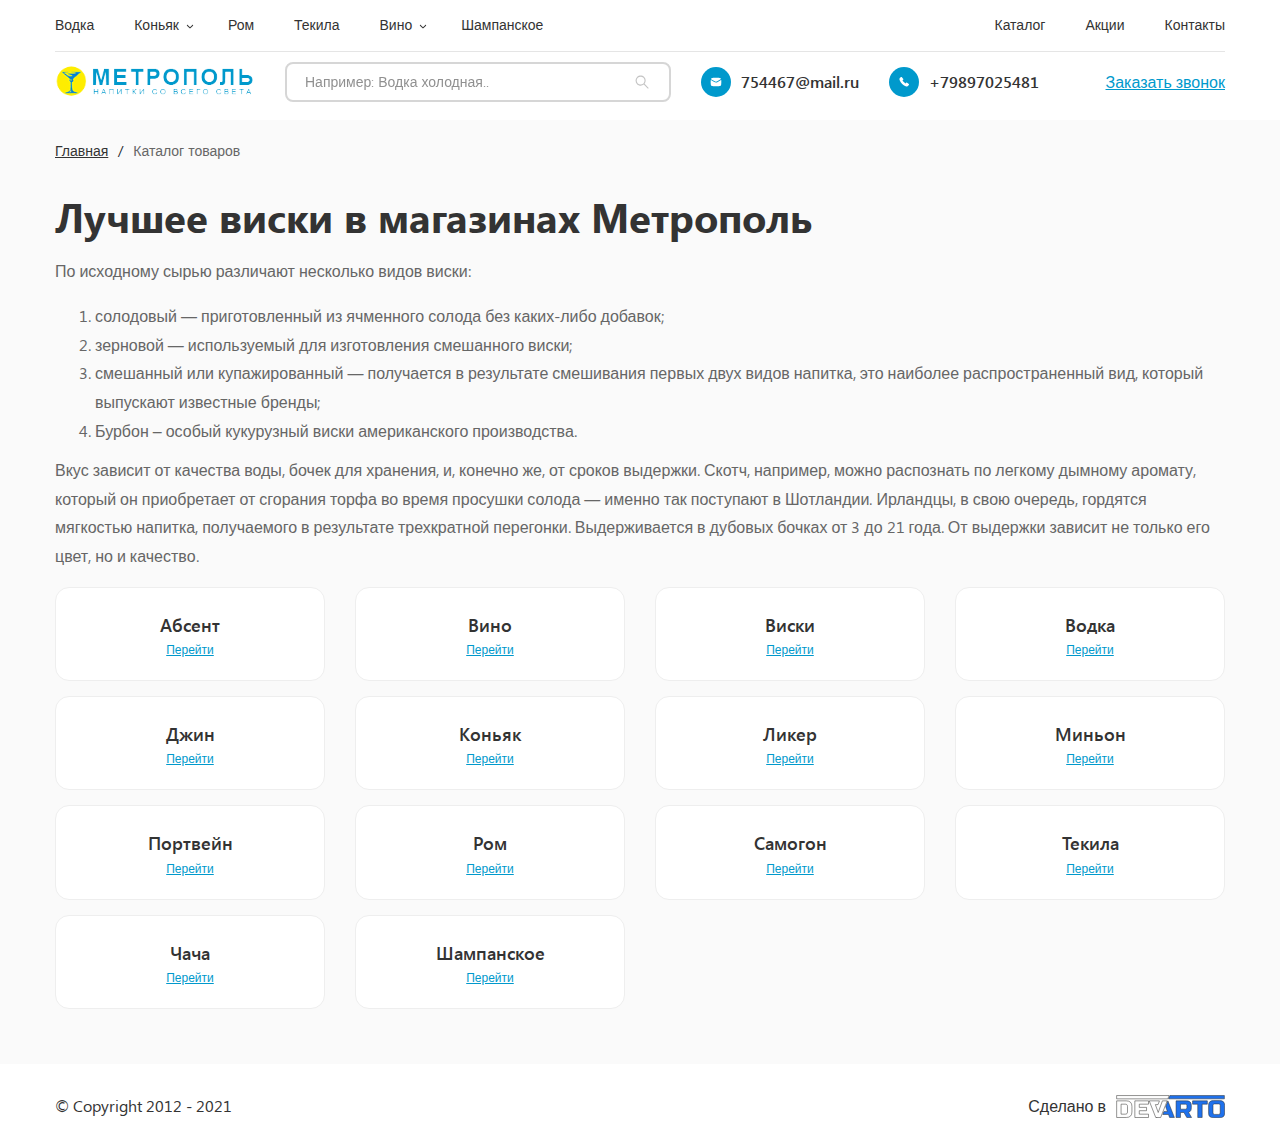
<file: catalog-main.html>
<!DOCTYPE html>
<html lang="ru">
<head>
    <meta charset="UTF-8">
    <meta http-equiv="X-UA-Compatible" content="IE=edge">
    <meta name="viewport" content="width=device-width, initial-scale=1">
    <link rel="stylesheet" href="/images/bootstrap/bootstrap.min.css">
    <link rel="stylesheet" href="/images/noui-slider/nouislider.min.css">
    <link rel="stylesheet" href="/images/css/style.css">
    <script src="/images/jquery-ui/jquery-3.6.0.min.js"></script>
    <script src="https://api-maps.yandex.ru/2.1/?lang=ru_RU"></script>
    <script src="/images/js/main.js"></script>
    <title>Каталог</title>
</head>
<body>
    <div class="page__root page__root--catalog">
        <!--HEADER-->
        <header class="header header--catalog jsHeader">
            <div class="container">
                <div class="header__top header__top--catalog">
                    <div class="xs-menu js-xs-menu">
                        <div class="burger__logo">
                            <a href="/index.html"><img src="/images/metropol-logo-blue.svg" alt="" class="metropol__logo js-svg-img"></a>
                        </div>
                        <div class="search__div js-search__div">
                            <img src="/images/icons/search-icon.svg" alt="" class="search__div-icon js-svg-img">
                            <img src="/images/icons/search-close.svg" alt="" class="search__close-icon js-svg-img">
                        </div>
                        <div class="burger js-burger">
                            <span class="burger__item burger__item--catalog">Menu</span>
                        </div>       
                    </div> <!--/.xs-menu-->
                   
                    <div class="md-menu js-md-menu">
                        <div class="row">
                            <div class="col-md-8 col-6">
                                <div class="header__nav header__nav--catalog">
                                                        
                                    <nav class="nav">
                                        <div class="nav__link nav__link--catalog js-nav__link"><a class="header__links header__links--catalog" href="#">Водка</a></div>
                                        <div class="nav__link nav__link--catalog js-nav__link menu__link">
                                            <a class="header__links header__links--catalog" href="#"><div class="menu-img-box">Коньяк<img class="js-nav__img nav__img js-svg-img" src="/images/icons/arrow-down-catalog-nav.svg" alt=""></div></a>
                                            <div class="nav__sub-box js-nav__sub-box">
                                                <div class="js-nav__sub nav__sub nav__sub--catalog">
                                                    <div class="sub__link sub__link--catalog"><a class="header__links header__links--catalog"href="#">Армянский коньяк</a></div>
                                                    <div class="sub__link sub__link--catalog"><a class="header__links header__links--catalog"href="#">Российский коньяк</a></div>
                                                    <div class="sub__link sub__link--catalog"><a class="header__links header__links--catalog"href="#">Французский коньяк</a></div>
                                                </div>
                                            </div>
                                        </div>
                                        <div class="nav__link nav__link--catalog js-nav__link"><a class="header__links header__links--catalog" href="#">Ром</a></div>
                                        <div class="nav__link nav__link--catalog js-nav__link"><a class="header__links header__links--catalog" href="#">Текила</a></div>
                                        <div class="nav__link nav__link--catalog menu__link js-nav__link"><a class="header__links header__links--catalog" href="#"><div class="menu-img-box">Вино<img class="js-nav__img nav__img js-svg-img" src="/images/icons/arrow-down-catalog-nav.svg" alt=""></div></a>
                                            <div class="nav__sub-box js-nav__sub-box">
                                                <div class="js-nav__sub nav__sub nav__sub--catalog">
                                                    <div class="sub__link sub__link--catalog"><a class="header__links header__links--catalog"href="#">Белое вино</a></div>
                                                    <div class="sub__link sub__link--catalog"><a class="header__links header__links--catalog"href="#">Красное вино</a></div>
                                                    <div class="sub__link sub__link--catalog"><a class="header__links header__links--catalog"href="#">Розовое вино</a></div>
                                                </div>
                                            </div>
                                        </div>
                                        <div class="nav__link nav__link--catalog js-nav__link"><a class="header__links header__links--catalog" href="#">Шампанское</a></div>
                                    </nav>

                                </div>
                            </div>        
                                
                            <div class="col-md-4 col-6"> 
                                <div class="header__info header__info--catalog">
                                    <nav class="nav">
                                        <div class="nav__link nav__link--catalog"><a class="header__links header__links--catalog" href="/catalog.html">Каталог</a></div>
                                        <div class="nav__link nav__link--catalog"><a class="header__links header__links--catalog" href="#">Акции</a></div>
                                        <div class="nav__link nav__link--catalog"><a class="header__links header__links--catalog" href="#">Контакты</a></div>
                                    </nav>
                                </div>
                            </div>
                        </div>
                    </div> <!--/.md-menu-->
                
                </div> <!--.header__top-->
                

                <div class="row"> 
                    <div class="col">
                        <div class="header__bottom header__bottom--catalog">
                            <div class="header__logo">
                                <a href="/index.html"><img src="/images/metropol-logo-blue.svg" alt="" class="metropol__logo"></a>
                            </div>
                            
                            <form class="search__form search__form--catalog js-search__form">
                                <input class="search__txt search__txt--catalog" type="search" placeholder="Например: Водка холодная..">
                                <button class="search__button">
                                    <img class="search__icon js-svg-img" src="/images/icons/search-icon.svg" alt="">
                                </button>   
                            </form>
                            
                            <div class="header__mail">
                                <a class="contacts contacts--catalog" href = "mailto:...">
                                    <img class="info__icons js-svg-img" src="/images/icons/mail-icon.svg" alt="">
                                    <div class=contacts__text>754467@mail.ru</div>
                                </a>
                            </div>

                            <div class="header__phone">
                                <a class="contacts contacts--catalog" href = "tel:...">
                                    <img class="info__icons js-svg-img" src="/images/icons/phone-icon.svg" alt="">
                                    <div class=contacts__text>+79897025481</div>
                                </a>
                            </div> 
                            
                            <div class="call">
                                <a href="#" class="call__link call__link--catalog">Заказать звонок</a>
                            </div>
                        </div> <!--.header__bottom-->
                    </div>
                </div> <!--.header__bottom row-->
            </div>
        </header>

        <!--content-->
        <div class="content">
            <div class="container">
                <!--breadcrumb-->
                <div class="breadcrumb">           
                        <nav aria-label="Breadcrumb" class="breadcrumb-box">
                            <ul class="breadcrumb__list">
                                <li><a href="/index.html">Главная</a></li>
                                <li><span aria-current="page">Каталог товаров</span></li>
                            </ul>
                        </nav>
                </div> <!--./breadcrumb-->
                <div class="catalog__title--catalog">
                    <h1>Лучшее виски в магазинах Метрополь</h1>
                </div>

                <div class="catalog__subtitle--catalog">
                    <p>По исходному сырью различают несколько видов виски:</p>
                    <ol>
                    <li>солодовый — приготовленный из ячменного солода без каких-либо добавок;</li>
                    <li>зерновой — используемый для изготовления смешанного виски;</li>
                    <li>смешанный или купажированный — получается в результате смешивания первых двух видов напитка, это наиболее распространенный вид, который выпускают известные бренды;</li>
                    <li>Бурбон – особый кукурузный виски американского производства.</li>
                    </ol>
                    <p>
                    Вкус зависит от качества воды, бочек для хранения, и, конечно же, от сроков выдержки. Скотч, например, можно распознать по легкому дымному аромату, который он приобретает от сгорания торфа во время просушки солода — именно так поступают в Шотландии. Ирландцы, в свою очередь, гордятся мягкостью напитка, получаемого в результате трехкратной перегонки. Выдерживается в дубовых бочках от 3 до 21 года. От выдержки зависит не только его цвет, но и качество.
                    </p>
                </div>


                <div class="goods">
                    <div class="row">
                        <div class="col-md-3 col-6">
                            <a href="#" class="goods__item">
                                <div class="goods__title">
                                    Абсент
                                </div>
                                <div class="goods__link">Перейти</div>
                            </a> <!--/.goods_item-->
                        </div> <!--/.col-md3-->
                        <div class="col-md-3 col-6">
                            <a href="#" class="goods__item">
                                <div class="goods__title">
                                    Вино
                                </div>
                                <div class="goods__link">Перейти</div>
                            </a> <!--/.goods_item-->
                        </div> <!--/.col-md3-->
                        <div class="col-md-3 col-6">
                            <a href="/catalog.html" class="goods__item">
                                <div class="goods__title">
                                    Виски
                                </div>
                                <div class="goods__link">Перейти</div>
                            </a> <!--/.goods_item-->
                        </div> <!--/.col-md3-->
                        <div class="col-md-3 col-6">
                            <a href="#" class="goods__item">
                                <div class="goods__title">
                                    Водка
                                </div>
                                <div class="goods__link">Перейти</div>
                            </a> <!--/.goods_item-->
                        </div> <!--/.col-md3-->
                        <div class="col-md-3 col-6">
                            <a href="#" class="goods__item">
                                <div class="goods__title">
                                    Джин
                                </div>
                                <div class="goods__link">Перейти</div>
                            </a> <!--/.goods_item-->
                        </div> <!--/.col-md3-->
                        <div class="col-md-3 col-6">
                            <a href="#" class="goods__item">
                                <div class="goods__title">
                                    Коньяк
                                </div>
                                <div class="goods__link">Перейти</div>
                            </a> <!--/.goods_item-->
                        </div> <!--/.col-md3-->
                        <div class="col-md-3 col-6">
                            <a href="#" class="goods__item">
                                <div class="goods__title">
                                    Ликер
                                </div>
                                <div class="goods__link">Перейти</div>
                            </a> <!--/.goods_item-->
                        </div> <!--/.col-md3-->
                        <div class="col-md-3 col-6">
                            <a href="#" class="goods__item">
                                <div class="goods__title">
                                    Миньон
                                </div>
                                <div class="goods__link">Перейти</div>
                            </a> <!--/.goods_item-->
                        </div> <!--/.col-md3-->
                        <div class="col-md-3 col-6">
                            <a href="#" class="goods__item">
                                <div class="goods__title">
                                    Портвейн
                                </div>
                                <div class="goods__link">Перейти</div>
                            </a> <!--/.goods_item-->
                        </div> <!--/.col-md3-->
                        <div class="col-md-3 col-6">
                            <a href="#" class="goods__item">
                                <div class="goods__title">
                                    Ром
                                </div>
                                <div class="goods__link">Перейти</div>
                            </a> <!--/.goods_item-->
                        </div> <!--/.col-md3-->
                        <div class="col-md-3 col-6">
                            <a href="#" class="goods__item">
                                <div class="goods__title">
                                    Самогон
                                </div>
                                <div class="goods__link">Перейти</div>
                            </a> <!--/.goods_item-->
                        </div> <!--/.col-md3-->
                        <div class="col-md-3 col-6">
                            <a href="#" class="goods__item">
                                <div class="goods__title">
                                    Текила
                                </div>
                                <div class="goods__link">Перейти</div>
                            </a> <!--/.goods_item-->
                        </div> <!--/.col-md3-->
                        <div class="col-md-3 col-6">
                            <a href="#" class="goods__item">
                                <div class="goods__title">
                                    Чача
                                </div>
                                <div class="goods__link">Перейти</div>
                            </a> <!--/.goods_item-->
                        </div> <!--/.col-md3-->
                        <div class="col-md-3 col-6">
                            <a href="#" class="goods__item">
                                <div class="goods__title">
                                    Шампанское
                                </div>
                                <div class="goods__link">Перейти</div>
                            </a> <!--/.goods_item-->
                        </div> <!--/.col-md3-->
                     
                    </div> <!--/.row-->
                </div> <!--/.goods-->
                            
            </div> <!--container-->
        </div> <!--/.content-->

        <!--FOOTER-->
        <footer class="footer">
            <div class="container">
                <div class="footer__inner">
                    <div class="footer__text">© Copyright 2012 - 2021</div>
                    <div class="footer__logo">
                        <div class="footer__text">Сделано в</div>
                        <a href="https://www.devarto.ru/" target="_blank"><img class="footer__img js-svg-img" src="/images/icons/devarto-logo.svg" alt=""></a>
                    </div>
                </div>
            </div>
        </footer>
    </div> <!--./page__root-->

</body>
</html>
</file>
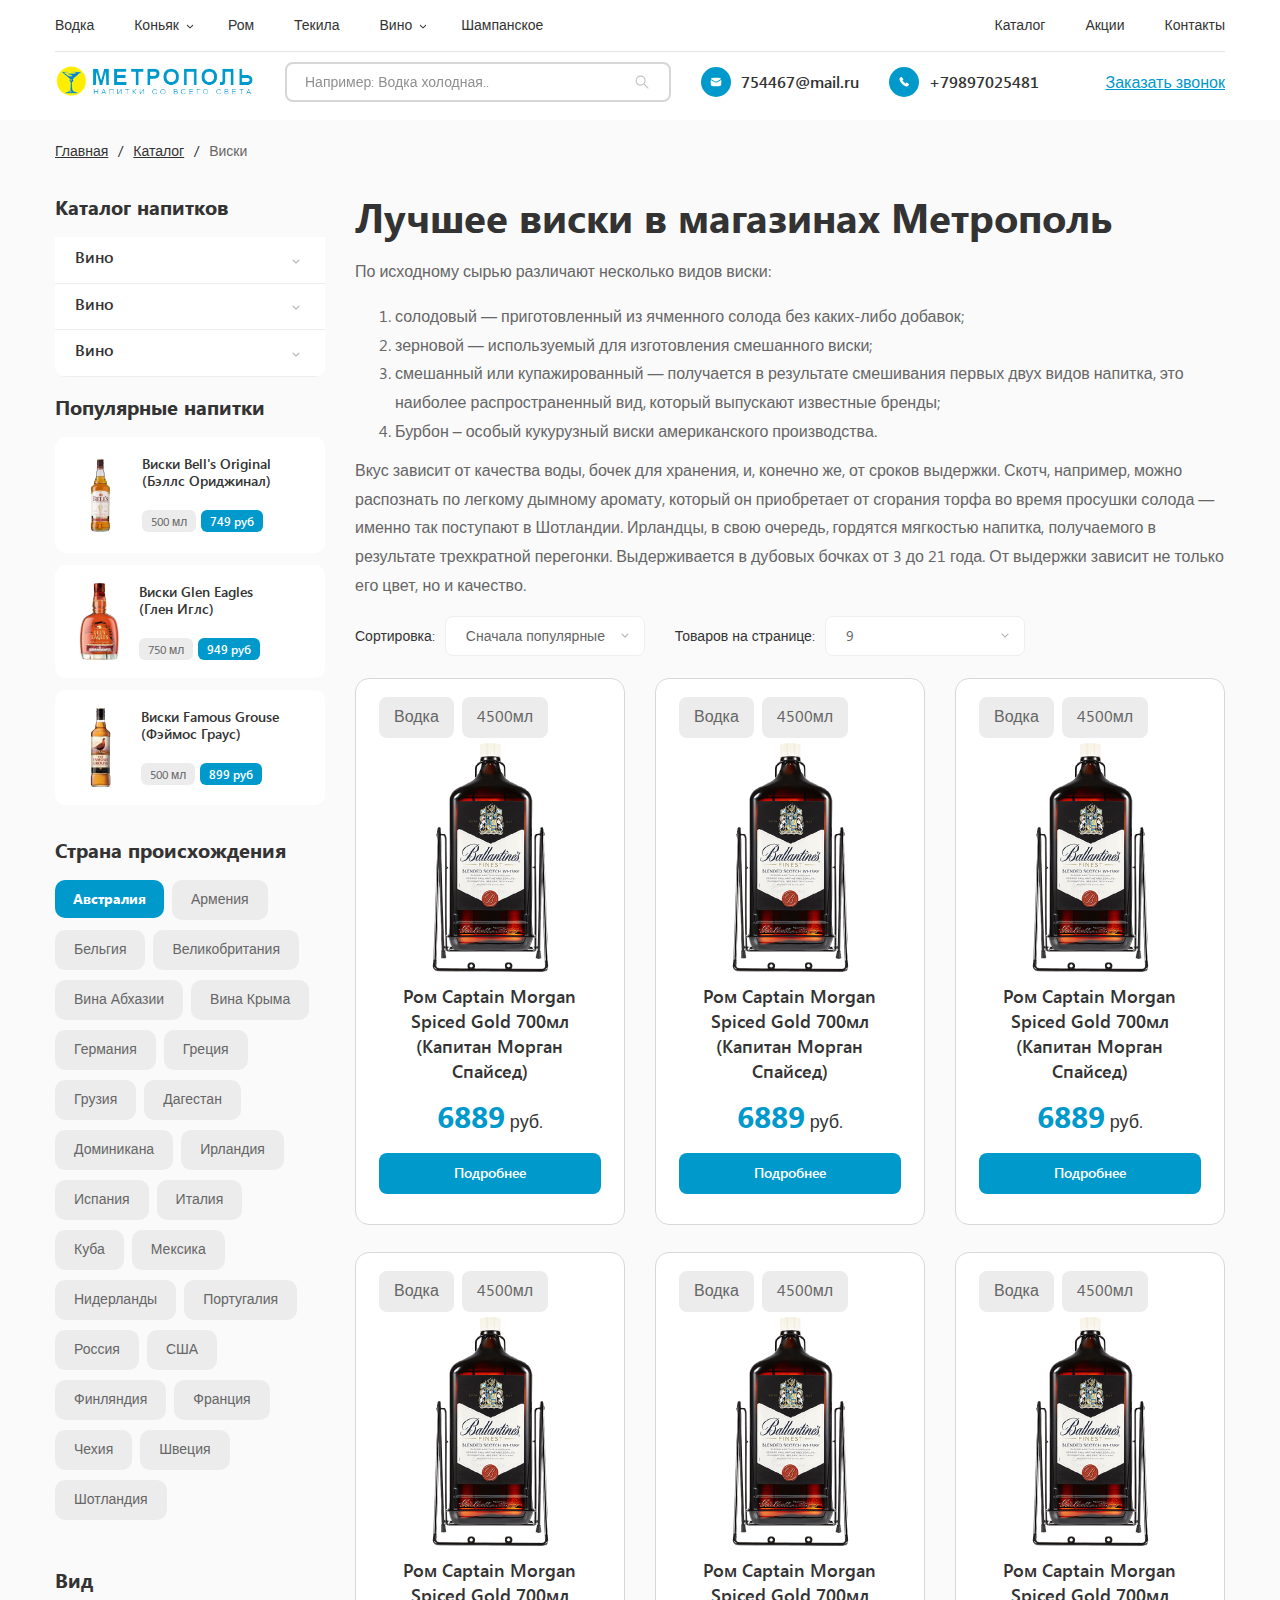
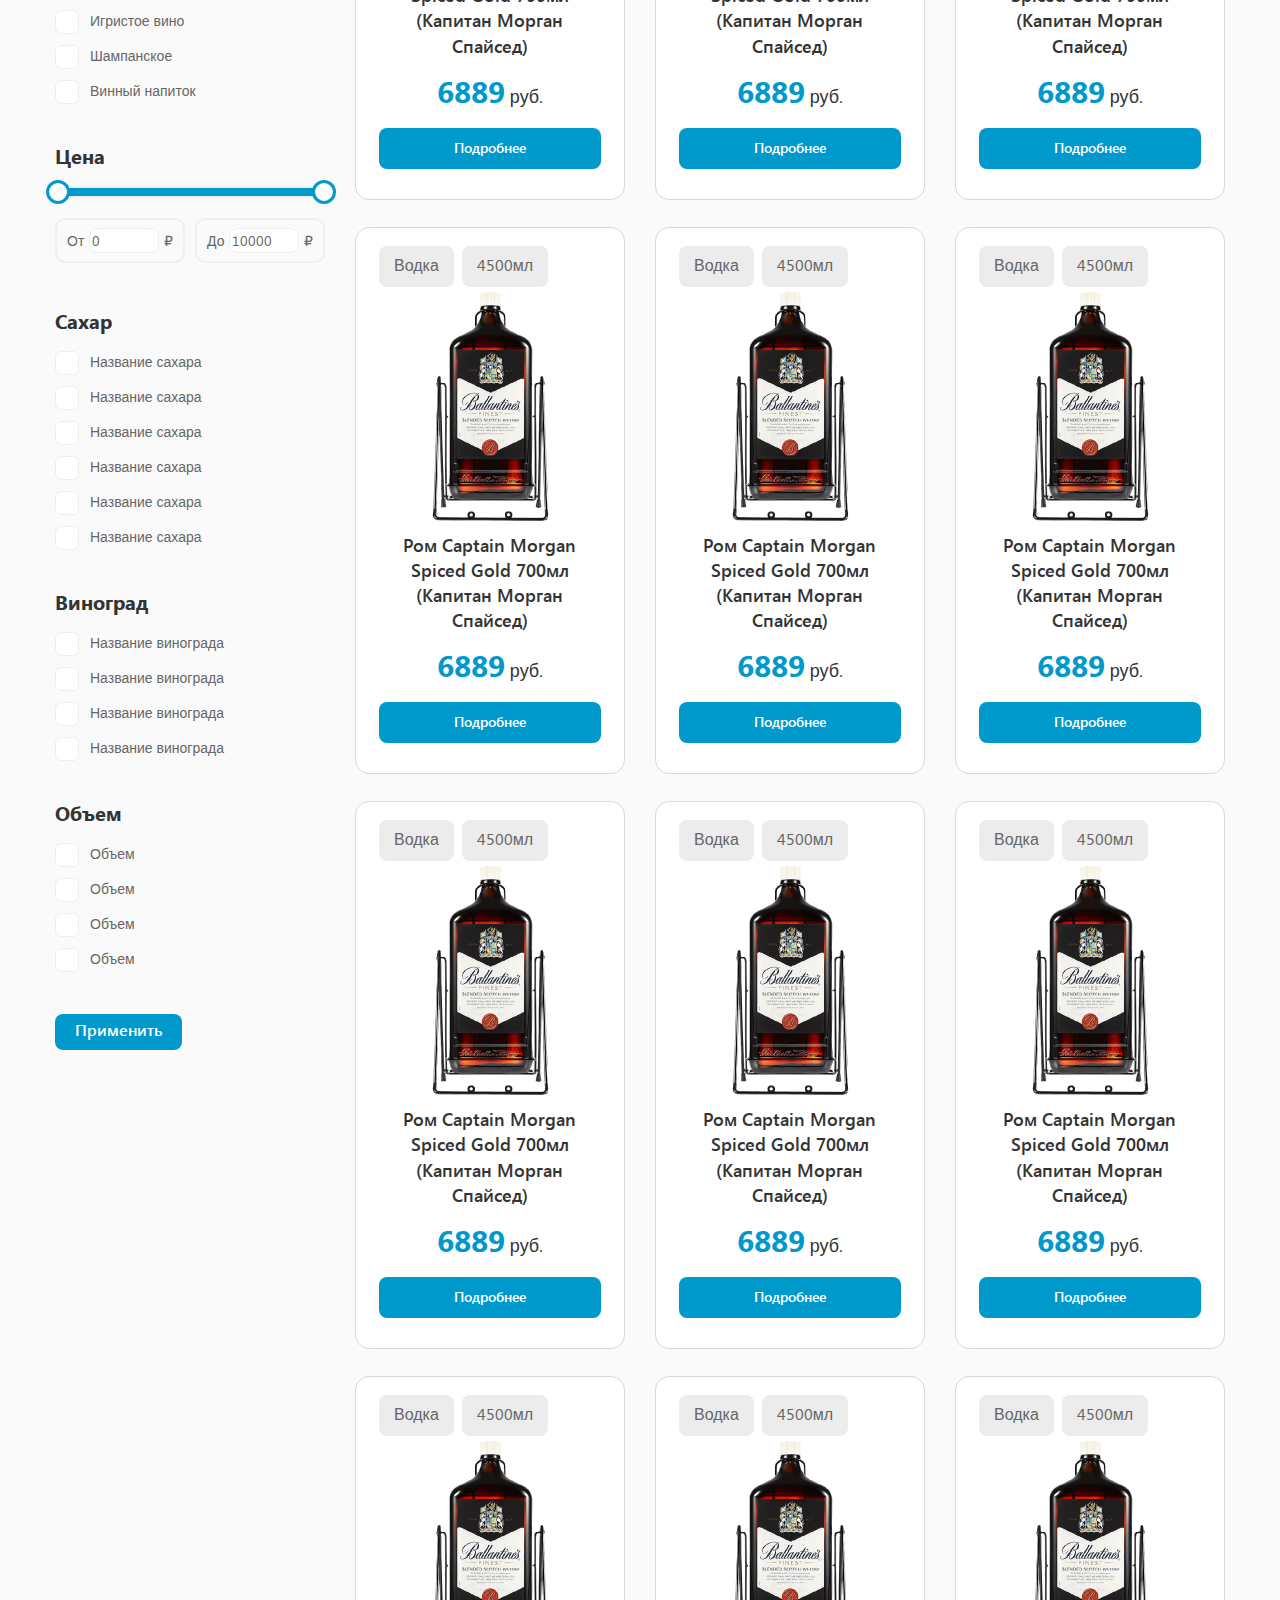
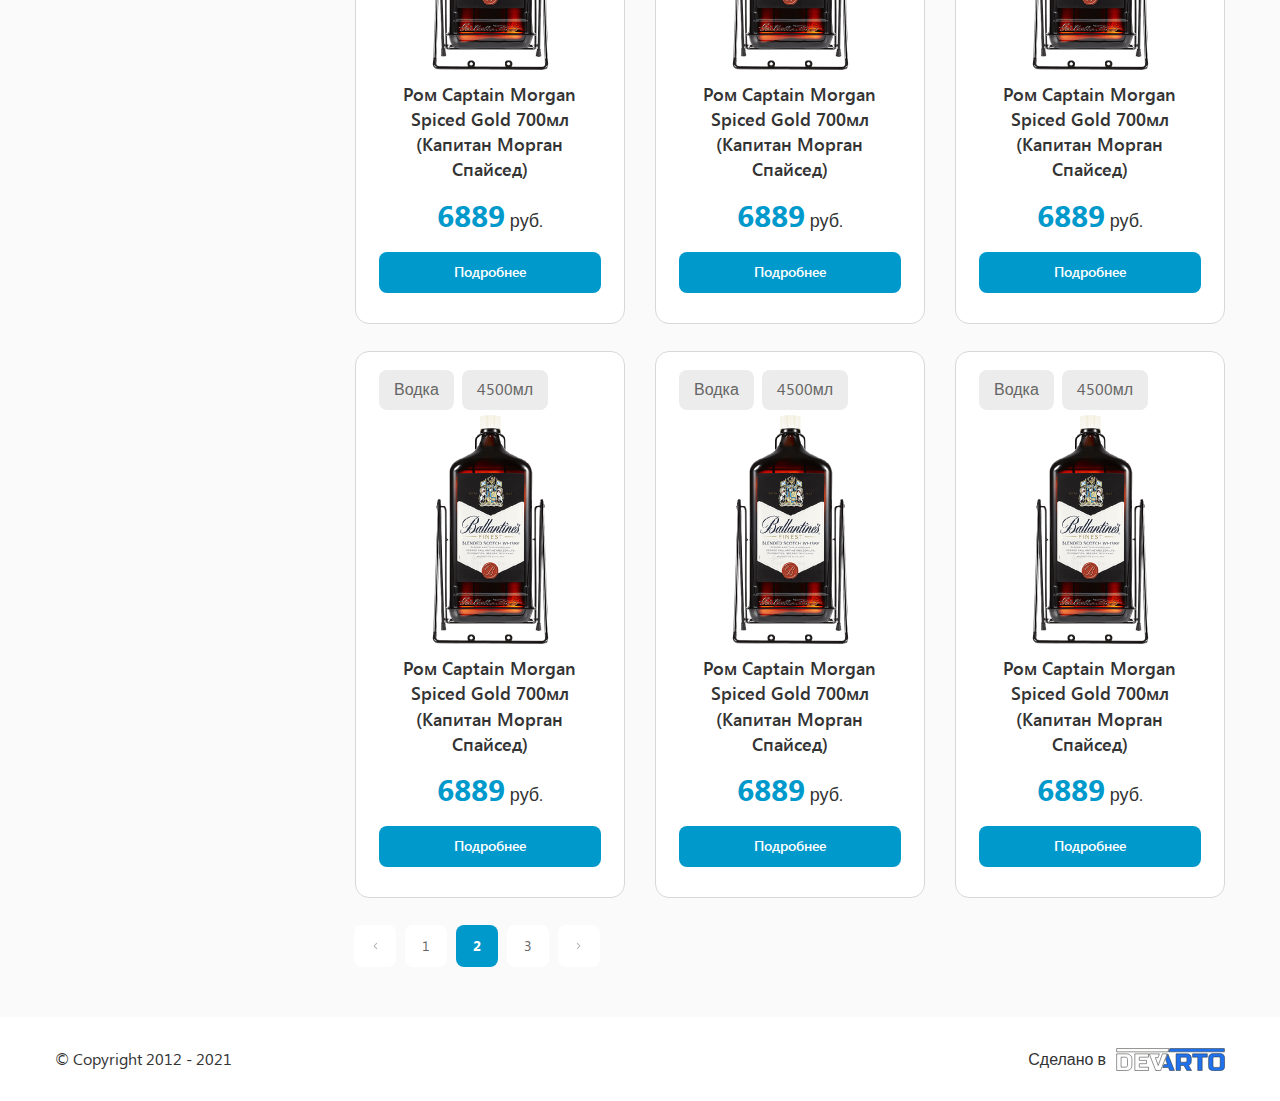
<file: catalog.html>
<!DOCTYPE html>
<html lang="ru">
<head>
    <meta charset="UTF-8">
    <meta http-equiv="X-UA-Compatible" content="IE=edge">
    <meta name="viewport" content="width=device-width, initial-scale=1">
    <link rel="stylesheet" href="/images/bootstrap/bootstrap.min.css">
    <link rel="stylesheet" href="/images/noui-slider/nouislider.min.css">
    <link rel="stylesheet" href="/images/css/style.css">
    <script src="/images/jquery-ui/jquery-3.6.0.min.js"></script>
    <script src="https://api-maps.yandex.ru/2.1/?lang=ru_RU"></script>
    <script src="/images/jquery-match-height/dist/jquery.matchHeight-min.js"></script>
    <script src="/images/slick/slick.min.js"></script>
    <script src="/images/noui-slider/nouislider.min.js"></script>
    <script src="/images/js/main.js"></script>
    <title>Каталог</title>
</head>
<body class="js-xs-body">
    <div class="page__root page__root--catalog">
        <!--HEADER-->
        <header class="header header--catalog jsHeader">
            <div class="container">
                <div class="header__top header__top--catalog">
                    <div class="xs-menu js-xs-menu">
                        <div class="burger__logo">
                            <a href="/index.html"><img src="/images/metropol-logo-blue.svg" alt="" class="metropol__logo"></a>
                        </div>
                        <div class="search__div js-search__div">
                            <img src="/images/icons/search-icon.svg" alt="" class="search__div-icon js-svg-img">
                            <img src="/images/icons/search-close.svg" alt="" class="search__close-icon js-svg-img">
                        </div>
                        <div class="burger js-burger">
                            <span class="burger__item burger__item--catalog">Menu</span>
                        </div>       
                    </div> <!--/.xs-menu-->
                   
                    <div class="md-menu js-md-menu">
                        <div class="row">
                            <div class="col-md-8 col-6">
                                <div class="header__nav header__nav--catalog">
                                                        
                                    <nav class="nav">
                                        <div class="nav__link nav__link--catalog js-nav__link"><a class="header__links header__links--catalog" href="#">Водка</a></div>
                                        <div class="nav__link nav__link--catalog js-nav__link menu__link">
                                            <a class="header__links header__links--catalog" href="#"><div class="menu-img-box">Коньяк<img class="js-nav__img nav__img js-svg-img" src="/images/icons/arrow-down-catalog-nav.svg" alt=""></div></a>
                                            <div class="nav__sub-box js-nav__sub-box">
                                                <div class="js-nav__sub nav__sub nav__sub--catalog">
                                                    <div class="sub__link sub__link--catalog"><a class="header__links header__links--catalog" href="#">Армянский коньяк</a></div>
                                                    <div class="sub__link sub__link--catalog"><a class="header__links header__links--catalog" href="#">Российский коньяк</a></div>
                                                    <div class="sub__link sub__link--catalog"><a class="header__links header__links--catalog" href="#">Французский коньяк</a></div>
                                                </div>
                                            </div>
                                        </div>
                                        <div class="nav__link nav__link--catalog js-nav__link"><a class="header__links header__links--catalog" href="#">Ром</a></div>
                                        <div class="nav__link nav__link--catalog js-nav__link"><a class="header__links header__links--catalog" href="#">Текила</a></div>
                                        <div class="nav__link nav__link--catalog menu__link js-nav__link"><a class="header__links header__links--catalog" href="#"><div class="menu-img-box">Вино<img class="js-nav__img nav__img js-svg-img" src="/images/icons/arrow-down-catalog-nav.svg" alt=""></div></a>
                                            <div class="nav__sub-box js-nav__sub-box">
                                                <div class="js-nav__sub nav__sub nav__sub--catalog">
                                                    <div class="sub__link sub__link--catalog"><a class="header__links header__links--catalog" href="#">Белое вино</a></div>
                                                    <div class="sub__link sub__link--catalog"><a class="header__links header__links--catalog" href="#">Красное вино</a></div>
                                                    <div class="sub__link sub__link--catalog"><a class="header__links header__links--catalog" href="#">Розовое вино</a></div>
                                                </div>
                                            </div>
                                        </div>
                                        <div class="nav__link nav__link--catalog js-nav__link"><a class="header__links header__links--catalog" href="#">Шампанское</a></div>
                                    </nav>

                                </div>
                            </div>        
                                
                            <div class="col-md-4 col-6"> 
                                <div class="header__info header__info--catalog">
                                    <nav class="nav">
                                        <div class="nav__link nav__link--catalog"><a class="header__links header__links--catalog" href="/catalog.html">Каталог</a></div>
                                        <div class="nav__link nav__link--catalog"><a class="header__links header__links--catalog" href="#">Акции</a></div>
                                        <div class="nav__link nav__link--catalog"><a class="header__links header__links--catalog" href="#">Контакты</a></div>
                                    </nav>
                                </div>
                            </div>
                        </div>
                    </div> <!--/.md-menu-->

                </div> <!--.header__top-->

                <div class="row"> 
                    <div class="col">
                        <div class="header__bottom header__bottom--catalog">
                            <div class="header__logo">
                                <a href="/index.html"><img src="/images/metropol-logo-blue.svg" alt="" class="metropol__logo js-svg-img"></a>
                            </div>
                            
                            <form class="search__form search__form--catalog js-search__form">
                                <input class="search__txt search__txt--catalog" type="search" placeholder="Например: Водка холодная..">
                                <button class="search__button">
                                    <img class="search__icon js-svg-img" src="/images/icons/search-icon.svg" alt="">
                                </button>   
                            </form>
                            
                            <div class="header__mail">
                                <a class="contacts contacts--catalog" href = "mailto:...">
                                    <img class="info__icons js-svg-img" src="/images/icons/mail-icon.svg" alt="">
                                    <div class=contacts__text>754467@mail.ru</div>
                                </a>
                            </div>

                            <div class="header__phone">
                                <a class="contacts contacts--catalog" href = "tel:...">
                                    <img class="info__icons js-svg-img" src="/images/icons/phone-icon.svg" alt="">
                                    <div class=contacts__text>+79897025481</div>
                                </a>
                            </div> 
                            
                            <div class="call">
                                <a href="#" class="call__link call__link--catalog">Заказать звонок</a>
                            </div>
                        </div> <!--.header__bottom-->
                    </div>
                </div> <!--.header__bottom row-->
            </div>
        </header>

        <!--content-->
        <div class="content">
            <div class="container">
                <!--breadcrumb-->
                <div class="breadcrumb">
                    <nav aria-label="Breadcrumb" class="breadcrumb-box">
                        <ul class="breadcrumb__list">
                            <li><a href="/index.html">Главная</a></li>
                            <li><a href="#">Каталог</a></li>
                            <li><span aria-current="page">Виски</span></li>
                        </ul>
                    </nav>
                </div> <!--./breadcrumb-->
                <div class="row">
                    <div class="col-md-3 xs-order-2">
                        <div class="xs-filter__btn js-xs-filter__btn">
                            <img src="/images/icons/filter-icon.svg" alt="" class="js-filter__btn-icon filter__btn-icon js-svg-img">
                            <img src="/images/icons/filter-close.svg" alt="" class="js-filter__btn-icon filter__btn-close js-svg-img">
                        </div>                                        
                        <div class="filter">
 
                            <div class="filter__inner">
                                <div class="filter__title">
                                    Каталог напитков
                                </div>
                                <div class="filter__type-box js-filter-parent" data-parent="field_1">
                                    <a href="#" class="filter__type js-filter-btn" data-btn="field_1">
                                        <div class="filter__name">Вино</div>
                                        <div class="filter__arrow"><img class="js-svg-img" src="/images/icons/arrow-down-catalog.svg" alt=""></div>
                                    </a>
                                    <div class="filter__items js-filter-content" data-child="field_1">
                                        <div class="filter__item-box js-filter-parent" data-parent="smallfield_1">
                                            <div class="filter__item">
                                                <div class="filter__item-name">Белое вино</div>
                                                <a class="filter__item-link js-filter-btn" href="#" data-btn="smallfield_1" data-opened="свернуть" data-closed="развернуть">развернуть</a>
                                            </div>
                                        
                                            <div class="filter__subitem-box js-filter-content" data-child="smallfield_1">
                                                <a class="filter__subitem" href="#">
                                                    <div class="filter__subitem-name">Вино белое полусладкое <img class="js-svg-img" src="/images/icons/arrow-right-catalog.svg" alt=""></div>
                                                </a>
                                                <a class="filter__subitem" href="#">
                                                    <div class="filter__subitem-name">Вино белое полусухое <img class="js-svg-img" src="/images/icons/arrow-right-catalog.svg" alt=""></div>
                                                </a>
                                                <a class="filter__subitem" href="#">
                                                    <div class="filter__subitem-name">Вино белое сладкое <img class="js-svg-img" src="/images/icons/arrow-right-catalog.svg" alt=""></div>
                                                </a>
                                                <a class="filter__subitem" href="#">
                                                    <div class="filter__subitem-name">Вино белое сухое <img class="js-svg-img" src="/images/icons/arrow-right-catalog.svg" alt=""></div>
                                                </a>
                                                
                                            </div> <!--./filter__subitem-box-->
                                        </div> <!--./filter__item-box-->
                                    </div> <!--/.filter__items-->
                                </div> <!--/.filter__type box-->

                                <div class="filter__type-box js-filter-parent" data-parent="field_2">
                                    <a href="#" class="filter__type js-filter-btn" data-btn="field_2">
                                        <div class="filter__name">Вино</div>
                                        <div class="filter__arrow"><img class="js-svg-img" src="/images/icons/arrow-down-catalog.svg" alt=""></div>
                                    </a>
                                    <div class="filter__items js-filter-content" data-child="field_2">
                                        <div class="filter__item-box js-filter-parent" data-parent="smallfield_2">
                                            <div class="filter__item">
                                                <div class="filter__item-name">Белое вино</div>
                                                <a class="filter__item-link js-filter-btn" href="#" data-btn="smallfield_2" data-opened="свернуть" data-closed="развернуть">развернуть</a>
                                            </div>
                                        
                                            <div class="filter__subitem-box js-filter-content" data-child="smallfield_2">
                                                <a class="filter__subitem" href="#">
                                                    <div class="filter__subitem-name">Вино белое полусладкое <img class="js-svg-img" src="/images/icons/arrow-right-catalog.svg" alt=""></div>
                                                </a>
                                                <a class="filter__subitem" href="#">
                                                    <div class="filter__subitem-name">Вино белое полусухое <img class="js-svg-img" src="/images/icons/arrow-right-catalog.svg" alt=""></div>
                                                </a>
                                                <a class="filter__subitem" href="#">
                                                    <div class="filter__subitem-name">Вино белое сладкое <img class="js-svg-img" src="/images/icons/arrow-right-catalog.svg" alt=""></div>
                                                </a>
                                                <a class="filter__subitem" href="#">
                                                    <div class="filter__subitem-name">Вино белое сухое <img class="js-svg-img" src="/images/icons/arrow-right-catalog.svg" alt=""></div>
                                                </a>
                                                
                                            </div> <!--./filter__subitem-box-->
                                        </div> <!--./filter__item-box-->
                                    </div> <!--/.filter__items-->
                                </div> <!--/.filter__type box-->

                                <div class="filter__type-box js-filter-parent" data-parent="field_3">
                                    <a href="#" class="filter__type js-filter-btn" data-btn="field_3">
                                        <div class="filter__name">Вино</div>
                                        <div class="filter__arrow"><img class="js-svg-img" src="/images/icons/arrow-down-catalog.svg" alt=""></div>
                                    </a>
                                    <div class="filter__items js-filter-content" data-child="field_3">
                                        <div class="filter__item-box js-filter-parent" data-parent="smallfield_3">
                                            <div class="filter__item">
                                                <div class="filter__item-name">Белое вино</div>
                                                <a class="filter__item-link js-filter-btn" href="#" data-btn="smallfield_3" data-opened="свернуть" data-closed="развернуть">развернуть</a>
                                            </div>
                                        
                                            <div class="filter__subitem-box js-filter-content" data-child="smallfield_3">
                                                <a class="filter__subitem" href="#">
                                                    <div class="filter__subitem-name">Вино белое полусладкое <img class="js-svg-img" src="/images/icons/arrow-right-catalog.svg" alt=""></div>
                                                </a>
                                                <a class="filter__subitem" href="#">
                                                    <div class="filter__subitem-name">Вино белое полусухое <img class="js-svg-img" src="/images/icons/arrow-right-catalog.svg" alt=""></div>
                                                </a>
                                                <a class="filter__subitem" href="#">
                                                    <div class="filter__subitem-name">Вино белое сладкое <img class="js-svg-img" src="/images/icons/arrow-right-catalog.svg" alt=""></div>
                                                </a>
                                                <a class="filter__subitem" href="#">
                                                    <div class="filter__subitem-name">Вино белое сухое <img class="js-svg-img" src="/images/icons/arrow-right-catalog.svg" alt=""></div>
                                                </a>
                                                
                                            </div> <!--./filter__subitem-box-->
                                        </div> <!--./filter__item-box-->
                                    </div> <!--/.filter__items-->
                                </div> <!--/.filter__type box-->
                            </div> <!--./filter__inner-->

                            <div class="popular__drink">
                                <div class="filter__title">Популярные напитки</div>
                                <div class="drink">
                                    <div class="drink__image-box"><img class="drink__image js-svg-img" src="/images/popular-drink-1.jpg" alt=""></div>
                                    <div class="drink__describe">
                                        <div class="drink__name">Виски Bell's Original (Бэллс Ориджинал)</div>
                                        <div class="drink__options">
                                            <div class="drink__size">500 мл</div>
                                            <div class="drink__price">749 руб</div>
                                        </div>
                                    </div>
                                </div>
    
                                <div class="drink">
                                    <div class="drink__image-box"><img class="drink__image js-svg-img" src="/images/popular-drink-2.jpg" alt=""></div>
                                    <div class="drink__describe">
                                        <div class="drink__name">Виски Glen Eagles (Глен Иглс)</div>
                                        <div class="drink__options">
                                            <div class="drink__size">750 мл</div>
                                            <div class="drink__price">949 руб</div>
                                        </div>
                                    </div>
                                </div>
    
                                <div class="drink">
                                    <div class="drink__image-box"><img class="drink__image js-svg-img" src="/images/popular-drink-3.jpg" alt=""></div>
                                    <div class="drink__describe">
                                        <div class="drink__name">Виски Famous Grouse (Фэймос Граус)</div>
                                        <div class="drink__options">
                                            <div class="drink__size">500 мл</div>
                                            <div class="drink__price">899 руб</div>
                                        </div>
                                    </div>
                                </div>
                            </div> <!--./popular_drink-->

                        </div> <!--./filter-->
                        
                        <form class="filter__form js-filter__form">
                            <div class="drink__country">
                                <div class="filter__title">Страна происхождения</div>

                                <div class="country__checkbox">
                                    <input class="country__input" type="checkbox" id="Australia" checked>
                                    <label class="country__label" for="Australia">Австралия</label>
                                </div>
                                <div class="country__checkbox">
                                    <input class="country__input" type="checkbox" id="Armenia">
                                    <label class="country__label" for="Armenia">Армения</label>
                                </div>
                                <div class="country__checkbox">
                                    <input class="country__input" type="checkbox" id="Belgium">
                                    <label class="country__label" for="Belgium">Бельгия</label>
                                </div>
                                <div class="country__checkbox">
                                    <input class="country__input" type="checkbox" id="UK">
                                    <label class="country__label" for="UK">Великобритания</label>
                                </div>
                                <div class="country__checkbox">
                                    <input class="country__input" type="checkbox" id="Abhazia">
                                    <label class="country__label" for="Abhazia">Вина Абхазии</label>
                                </div>
                                <div class="country__checkbox">
                                    <input class="country__input" type="checkbox" id="Crimea">
                                    <label class="country__label" for="Crimea">Вина Крыма</label>
                                </div>
                                <div class="country__checkbox">
                                    <input class="country__input" type="checkbox" id="Germany">
                                    <label class="country__label" for="Germany">Германия</label>
                                </div>
                                <div class="country__checkbox">
                                    <input class="country__input" type="checkbox" id="Greece">
                                    <label class="country__label" for="Greece">Греция</label>
                                </div>
                                <div class="country__checkbox">
                                    <input class="country__input" type="checkbox" id="Georgia">
                                    <label class="country__label" for="Georgia">Грузия</label>
                                </div>
                                <div class="country__checkbox">
                                    <input class="country__input" type="checkbox" id="Dagestan">
                                    <label class="country__label" for="Dagestan">Дагестан</label>
                                </div>
                                <div class="country__checkbox">
                                    <input class="country__input" type="checkbox" id="Dominican">
                                    <label class="country__label" for="Dominican">Доминикана</label>
                                </div>
                                <div class="country__checkbox">
                                    <input class="country__input" type="checkbox" id="Ireland">
                                    <label class="country__label" for="Ireland">Ирландия</label>
                                </div>
                                <div class="country__checkbox">
                                    <input class="country__input" type="checkbox" id="Spain">
                                    <label class="country__label" for="Spain">Испания</label>
                                </div>
                                <div class="country__checkbox">
                                    <input class="country__input" type="checkbox" id="Italy">
                                    <label class="country__label" for="Italy">Италия</label>
                                </div>
                                <div class="country__checkbox">
                                    <input class="country__input" type="checkbox" id="Cuba">
                                    <label class="country__label" for="Cuba">Куба</label>
                                </div>
                                <div class="country__checkbox">
                                    <input class="country__input" type="checkbox" id="Mexico">
                                    <label class="country__label" for="Mexico">Мексика</label>
                                </div>
                                <div class="country__checkbox">
                                    <input class="country__input" type="checkbox" id="Netherlands">
                                    <label class="country__label" for="Netherlands">Нидерланды</label>
                                </div>
                                <div class="country__checkbox">
                                    <input class="country__input" type="checkbox" id="Portugaly">
                                    <label class="country__label" for="Portugaly">Португалия</label>
                                </div>
                                <div class="country__checkbox">
                                    <input class="country__input" type="checkbox" id="Russia">
                                    <label class="country__label" for="Russia">Россия</label>
                                </div>
                                <div class="country__checkbox">
                                    <input class="country__input" type="checkbox" id="USA">
                                    <label class="country__label" for="USA">США</label>
                                </div>
                                <div class="country__checkbox">
                                    <input class="country__input" type="checkbox" id="Finland">
                                    <label class="country__label" for="Finland">Финляндия</label>
                                </div>
                                <div class="country__checkbox">
                                    <input class="country__input" type="checkbox" id="France">
                                    <label class="country__label" for="France">Франция</label>
                                </div>
                                <div class="country__checkbox">
                                    <input class="country__input" type="checkbox" id="Czech">
                                    <label class="country__label" for="Czech">Чехия</label>
                                </div>
                                <div class="country__checkbox">
                                    <input class="country__input" type="checkbox" id="Sweden">
                                    <label class="country__label" for="Sweden">Швеция</label>
                                </div>
                                <div class="country__checkbox">
                                    <input class="country__input" type="checkbox" id="Scotland">
                                    <label class="country__label" for="Scotland">Шотландия</label>
                                </div>
                            </div> <!--./drink__country-->

                            <div class="drink__filter">
                                <div class="filter__title">Вид</div>
                                <div class="filter__checkbox">
                                    <input class="filter__input" id="wine" type="checkbox">
                                    <label class="filter__label" for="wine">Игристое вино</label>
                                </div>

                                <div class="filter__checkbox">
                                    <input class="filter__input" id="champagne" type="checkbox">
                                    <label class="filter__label" for="champagne">Шампанское</label>
                                </div>

                                <div class="filter__checkbox">
                                    <input class="filter__input" id="juice" type="checkbox">
                                    <label class="filter__label" for="juice">Винный напиток</label>
                                </div>
                            </div> <!--./drink__kind-->

                            <div class="drink__filter">
                                <div class="filter__title">Цена</div>
                                <div class="filter-price__slider js-filter-price__slider"></div>
                                <div class="filter-price__inputs">
                                    <label class="filter-price__label">
                                        <span class="filter-price-text">От</span>
                                        <input type="number" min="0" max="10000" class="filter-price__input" id="price-input-1">
                                        <span class="filter-price-text">₽</span>
                                    </label>
                                    <label class="filter-price__label">
                                        <span class="filter-price-text">До</span>
                                        <input type="number" min="0" max="10000" class="filter-price__input" id="price-input-2">
                                        <span class="filter-price-text">₽</span>
                                    </label>
                                </div>
                            </div> <!--./drink__salary-->

                            <div class="drink__filter">
                                <div class="filter__title">Сахар</div>
                                <div class="filter__checkbox">
                                    <input class="filter__input" id="sugar-1" type="checkbox">
                                    <label class="filter__label" for="sugar-1">Название сахара</label>
                                </div>

                                <div class="filter__checkbox">
                                    <input class="filter__input" id="sugar-2" type="checkbox">
                                    <label class="filter__label" for="sugar-2">Название сахара</label>
                                </div>

                                <div class="filter__checkbox">
                                    <input class="filter__input" id="sugar-3" type="checkbox">
                                    <label class="filter__label" for="sugar-3">Название сахара</label>
                                </div>

                                <div class="filter__checkbox">
                                    <input class="filter__input" id="sugar-4" type="checkbox">
                                    <label class="filter__label" for="sugar-4">Название сахара</label>
                                </div>

                                <div class="filter__checkbox">
                                    <input class="filter__input" id="sugar-5" type="checkbox">
                                    <label class="filter__label" for="sugar-5">Название сахара</label>
                                </div>

                                <div class="filter__checkbox">
                                    <input class="filter__input" id="sugar-6" type="checkbox">
                                    <label class="filter__label" for="sugar-6">Название сахара</label>
                                </div>
                            </div> <!--./drink__sugar-->

                            <div class="drink__filter">
                                <div class="filter__title">Виноград</div>
                                <div class="filter__checkbox">
                                    <input class="filter__input" id="grape-1" type="checkbox">
                                    <label class="filter__label" for="grape-1">Название винограда</label>
                                </div>

                                <div class="filter__checkbox">
                                    <input class="filter__input" id="grape-2" type="checkbox">
                                    <label class="filter__label" for="grape-2">Название винограда</label>
                                </div>

                                <div class="filter__checkbox">
                                    <input class="filter__input" id="grape-3" type="checkbox">
                                    <label class="filter__label" for="grape-3">Название винограда</label>
                                </div>

                                <div class="filter__checkbox">
                                    <input class="filter__input" id="grape-4" type="checkbox">
                                    <label class="filter__label" for="grape-4">Название винограда</label>
                                </div>
                            </div> <!--./drink__grape-->

                            <div class="drink__filter">
                                <div class="filter__title">Объем</div>
                                <div class="filter__checkbox">
                                    <input class="filter__input" id="capacity-1" type="checkbox">
                                    <label class="filter__label" for="capacity-1">Объем</label>
                                </div>

                                <div class="filter__checkbox">
                                    <input class="filter__input" id="capacity-2" type="checkbox">
                                    <label class="filter__label" for="capacity-2">Объем</label>
                                </div>

                                <div class="filter__checkbox">
                                    <input class="filter__input" id="capacity-3" type="checkbox">
                                    <label class="filter__label" for="capacity-3">Объем</label>
                                </div>

                                <div class="filter__checkbox">
                                    <input class="filter__input" id="capacity-4" type="checkbox">
                                    <label class="filter__label" for="capacity-4">Объем</label>
                                </div>
                            </div> <!--./drink__capacity-->

                            <div class="filter__button-box">
                                <button class="filter__button">Применить</button>
                            </div>
                        </form> <!--/.filter__form-->



                    </div> <!--.col-md-3-->

                    <div class="col-md-9 xs-order-1">
                        <div class="main">
                            <div class="catalog__title--catalog">
                                <h1>Лучшее виски в магазинах Метрополь</h1>
                            </div>

                            <div class="catalog__subtitle--catalog">
                                <p>По исходному сырью различают несколько видов виски:</p>
                                <ol>
                                    <li>солодовый — приготовленный из ячменного солода без каких-либо добавок;</li>
                                    <li>зерновой — используемый для изготовления смешанного виски;</li>
                                    <li>смешанный или купажированный — получается в результате смешивания первых двух видов напитка, это наиболее распространенный вид, который выпускают известные бренды;</li>
                                    <li>Бурбон – особый кукурузный виски американского производства.</li>
                                </ol>
                                <p> 
                                    Вкус зависит от качества воды, бочек для хранения, и, конечно же, от сроков выдержки. Скотч, например, можно распознать по легкому дымному аромату, который он приобретает от сгорания торфа во время просушки солода — именно так поступают в Шотландии. Ирландцы, в свою очередь, гордятся мягкостью напитка, получаемого в результате трехкратной перегонки. Выдерживается в дубовых бочках от 3 до 21 года. От выдержки зависит не только его цвет, но и качество.
                                </p>
                            </div>

                            <div class="selects">
                                <div class="select-box">
                                    <div class="select__title">Сортировка:</div>                           
                                    <div class="select js-select">
                                        <div class="select__header">
                                            <input class="js-catalog-input" type="hidden" value="" name="sort" data-input="sort">
                                            <span class="select__current js-select__current" data-input="sort">Сначала популярные</span>
                                            <div class="select__icon"><img class="js-svg-img" src="/images/icons/arrow-down-catalog.svg" alt=""></div>
                                        </div>
                                        <div class="select__body js-select__body">
                                            <div class="select__item js-select__item active" data-value="popular" data-input="sort">Сначала популярные</div>
                                            <div class="select__item js-select__item" data-value="chip" data-input="sort">Сначала дешёвые</div>
                                            <div class="select__item js-select__item" data-value="expensive" data-input="sort">Сначала дорогие</div>
                                        </div>
                                    </div>
                                </div>

                                <div class="select-box">
                                    <div class="select__title">Товаров на странице:</div>                           
                                    <div class="select js-select">
                                        <div class="select__header select__header-num">
                                            <input class="js-catalog-input" type="hidden" value="" name="goods" data-input="goods">
                                            <span class="select__current js-select__current active" data-input="goods">9</span>
                                            <div class="select__icon"><img class="js-svg-img" src="/images/icons/arrow-down-catalog.svg" alt=""></div>
                                        </div>
                                        <div class="select__body js-select__body">
                                            <div class="select__item js-select__item active" data-value="9" data-input="goods">9</div>
                                            <div class="select__item js-select__item" data-value="18" data-input="goods">18</div>
                                            <div class="select__item js-select__item" data-value="27" data-input="goods">27</div>
                                        </div>
                                    </div>
                                </div>
  
                            </div> <!--/.selects-->
                            <div class="catalog__items--catalog">
                                <div class="row">
                                    <div class="col-md-6 col-lg-4">
                                        <div class="catalog__item--catalog">
                                            <div class="card__options--catalog">
                                                <div class="card__option--catalog">Водка</div>
                                                <div class="card__option--catalog">4500мл</div>
                                            </div>
                    
                                            <div class="card__image--catalog">
                                                <a href="#" class="image__link"><img src="/images/vodka-catalog.jpg" alt=""></a>
                                            </div>
                                            
                                            <div class="card__describe--catalog">
                                                <a href="#" class="describe__link">Ром Captain Morgan Spiced Gold 700мл (Капитан Морган Спайсед)</a>
                                            </div>
                                            <div class="price-button--catalog">
                                                <div class="card__price--catalog">
                                                    <div class="price__num--catalog">6889</div>
                                                    <div class="price__value--catalog">руб.</div>
                                                </div>
                        
                                                <div class="card__button-box--catalog">
                                                    <a class="card__button--catalog">Подробнее</a>
                                                </div>
                                            </div>
                                        </div> <!-- ./catalog__item-->                            
                                    </div> <!--/.col-md-6 col-lg-4-->
                                    <div class="col-md-6 col-lg-4">
                                        <div class="catalog__item--catalog">
                                            <div class="card__options--catalog">
                                                <div class="card__option--catalog">Водка</div>
                                                <div class="card__option--catalog">4500мл</div>
                                            </div>
                    
                                            <div class="card__image--catalog">
                                                <a href="#" class="image__link"><img src="/images/vodka-catalog.jpg" alt=""></a>
                                            </div>
                                            
                                            <div class="card__describe--catalog">
                                                <a href="#" class="describe__link">Ром Captain Morgan Spiced Gold 700мл (Капитан Морган Спайсед)</a>
                                            </div>
                                            <div class="price-button--catalog">
                                                <div class="card__price--catalog">
                                                    <div class="price__num--catalog">6889</div>
                                                    <div class="price__value--catalog">руб.</div>
                                                </div>
                        
                                                <div class="card__button-box--catalog">
                                                    <a class="card__button--catalog">Подробнее</a>
                                                </div>
                                            </div>
                                        </div> <!-- ./catalog__item-->                            
                                    </div> <!--/.col-md-6 col-lg-4-->
                                    <div class="col-md-6 col-lg-4">
                                        <div class="catalog__item--catalog">
                                            <div class="card__options--catalog">
                                                <div class="card__option--catalog">Водка</div>
                                                <div class="card__option--catalog">4500мл</div>
                                            </div>
                    
                                            <div class="card__image--catalog">
                                                <a href="#" class="image__link"><img src="/images/vodka-catalog.jpg" alt=""></a>
                                            </div>
                                            
                                            <div class="card__describe--catalog">
                                                <a href="#" class="describe__link">Ром Captain Morgan Spiced Gold 700мл (Капитан Морган Спайсед)</a>
                                            </div>
                                            <div class="price-button--catalog">
                                                <div class="card__price--catalog">
                                                    <div class="price__num--catalog">6889</div>
                                                    <div class="price__value--catalog">руб.</div>
                                                </div>
                        
                                                <div class="card__button-box--catalog">
                                                    <a class="card__button--catalog">Подробнее</a>
                                                </div>
                                            </div>
                                        </div> <!-- ./catalog__item-->                            
                                    </div> <!--/.col-md-6 col-lg-4-->
                                    <div class="col-md-6 col-lg-4">
                                        <div class="catalog__item--catalog">
                                            <div class="card__options--catalog">
                                                <div class="card__option--catalog">Водка</div>
                                                <div class="card__option--catalog">4500мл</div>
                                            </div>
                    
                                            <div class="card__image--catalog">
                                                <a href="#" class="image__link"><img src="/images/vodka-catalog.jpg" alt=""></a>
                                            </div>
                                            
                                            <div class="card__describe--catalog">
                                                <a href="#" class="describe__link">Ром Captain Morgan Spiced Gold 700мл (Капитан Морган Спайсед)</a>
                                            </div>
                                            <div class="price-button--catalog">
                                                <div class="card__price--catalog">
                                                    <div class="price__num--catalog">6889</div>
                                                    <div class="price__value--catalog">руб.</div>
                                                </div>
                        
                                                <div class="card__button-box--catalog">
                                                    <a class="card__button--catalog">Подробнее</a>
                                                </div>
                                            </div>
                                        </div> <!-- ./catalog__item-->                            
                                    </div> <!--/.col-md-6 col-lg-4-->
                                    <div class="col-md-6 col-lg-4">
                                        <div class="catalog__item--catalog">
                                            <div class="card__options--catalog">
                                                <div class="card__option--catalog">Водка</div>
                                                <div class="card__option--catalog">4500мл</div>
                                            </div>
                    
                                            <div class="card__image--catalog">
                                                <a href="#" class="image__link"><img src="/images/vodka-catalog.jpg" alt=""></a>
                                            </div>
                                            
                                            <div class="card__describe--catalog">
                                                <a href="#" class="describe__link">Ром Captain Morgan Spiced Gold 700мл (Капитан Морган Спайсед)</a>
                                            </div>
                                            <div class="price-button--catalog">
                                                <div class="card__price--catalog">
                                                    <div class="price__num--catalog">6889</div>
                                                    <div class="price__value--catalog">руб.</div>
                                                </div>
                        
                                                <div class="card__button-box--catalog">
                                                    <a class="card__button--catalog">Подробнее</a>
                                                </div>
                                            </div>
                                        </div> <!-- ./catalog__item-->                            
                                    </div> <!--/.col-md-6 col-lg-4-->
                                    <div class="col-md-6 col-lg-4">
                                        <div class="catalog__item--catalog">
                                            <div class="card__options--catalog">
                                                <div class="card__option--catalog">Водка</div>
                                                <div class="card__option--catalog">4500мл</div>
                                            </div>
                    
                                            <div class="card__image--catalog">
                                                <a href="#" class="image__link"><img src="/images/vodka-catalog.jpg" alt=""></a>
                                            </div>
                                            
                                            <div class="card__describe--catalog">
                                                <a href="#" class="describe__link">Ром Captain Morgan Spiced Gold 700мл (Капитан Морган Спайсед)</a>
                                            </div>
                                            <div class="price-button--catalog">
                                                <div class="card__price--catalog">
                                                    <div class="price__num--catalog">6889</div>
                                                    <div class="price__value--catalog">руб.</div>
                                                </div>
                        
                                                <div class="card__button-box--catalog">
                                                    <a class="card__button--catalog">Подробнее</a>
                                                </div>
                                            </div>
                                        </div> <!-- ./catalog__item-->                            
                                    </div> <!--/.col-md-6 col-lg-4-->
                                    <div class="col-md-6 col-lg-4">
                                        <div class="catalog__item--catalog">
                                            <div class="card__options--catalog">
                                                <div class="card__option--catalog">Водка</div>
                                                <div class="card__option--catalog">4500мл</div>
                                            </div>
                    
                                            <div class="card__image--catalog">
                                                <a href="#" class="image__link"><img src="/images/vodka-catalog.jpg" alt=""></a>
                                            </div>
                                            
                                            <div class="card__describe--catalog">
                                                <a href="#" class="describe__link">Ром Captain Morgan Spiced Gold 700мл (Капитан Морган Спайсед)</a>
                                            </div>
                                            <div class="price-button--catalog">
                                                <div class="card__price--catalog">
                                                    <div class="price__num--catalog">6889</div>
                                                    <div class="price__value--catalog">руб.</div>
                                                </div>
                        
                                                <div class="card__button-box--catalog">
                                                    <a class="card__button--catalog">Подробнее</a>
                                                </div>
                                            </div>
                                        </div> <!-- ./catalog__item-->                            
                                    </div> <!--/.col-md-6 col-lg-4-->
                                    <div class="col-md-6 col-lg-4">
                                        <div class="catalog__item--catalog">
                                            <div class="card__options--catalog">
                                                <div class="card__option--catalog">Водка</div>
                                                <div class="card__option--catalog">4500мл</div>
                                            </div>
                    
                                            <div class="card__image--catalog">
                                                <a href="#" class="image__link"><img src="/images/vodka-catalog.jpg" alt=""></a>
                                            </div>
                                            
                                            <div class="card__describe--catalog">
                                                <a href="#" class="describe__link">Ром Captain Morgan Spiced Gold 700мл (Капитан Морган Спайсед)</a>
                                            </div>
                                            <div class="price-button--catalog">
                                                <div class="card__price--catalog">
                                                    <div class="price__num--catalog">6889</div>
                                                    <div class="price__value--catalog">руб.</div>
                                                </div>
                        
                                                <div class="card__button-box--catalog">
                                                    <a class="card__button--catalog">Подробнее</a>
                                                </div>
                                            </div>
                                        </div> <!-- ./catalog__item-->                            
                                    </div> <!--/.col-md-6 col-lg-4-->
                                    <div class="col-md-6 col-lg-4">
                                        <div class="catalog__item--catalog">
                                            <div class="card__options--catalog">
                                                <div class="card__option--catalog">Водка</div>
                                                <div class="card__option--catalog">4500мл</div>
                                            </div>
                    
                                            <div class="card__image--catalog">
                                                <a href="#" class="image__link"><img src="/images/vodka-catalog.jpg" alt=""></a>
                                            </div>
                                            
                                            <div class="card__describe--catalog">
                                                <a href="#" class="describe__link">Ром Captain Morgan Spiced Gold 700мл (Капитан Морган Спайсед)</a>
                                            </div>
                                            <div class="price-button--catalog">
                                                <div class="card__price--catalog">
                                                    <div class="price__num--catalog">6889</div>
                                                    <div class="price__value--catalog">руб.</div>
                                                </div>
                        
                                                <div class="card__button-box--catalog">
                                                    <a class="card__button--catalog">Подробнее</a>
                                                </div>
                                            </div>
                                        </div> <!-- ./catalog__item-->                            
                                    </div> <!--/.col-md-6 col-lg-4-->
                                    <div class="col-md-6 col-lg-4">
                                        <div class="catalog__item--catalog">
                                            <div class="card__options--catalog">
                                                <div class="card__option--catalog">Водка</div>
                                                <div class="card__option--catalog">4500мл</div>
                                            </div>
                    
                                            <div class="card__image--catalog">
                                                <a href="#" class="image__link"><img src="/images/vodka-catalog.jpg" alt=""></a>
                                            </div>
                                            
                                            <div class="card__describe--catalog">
                                                <a href="#" class="describe__link">Ром Captain Morgan Spiced Gold 700мл (Капитан Морган Спайсед)</a>
                                            </div>
                                            <div class="price-button--catalog">
                                                <div class="card__price--catalog">
                                                    <div class="price__num--catalog">6889</div>
                                                    <div class="price__value--catalog">руб.</div>
                                                </div>
                        
                                                <div class="card__button-box--catalog">
                                                    <a class="card__button--catalog">Подробнее</a>
                                                </div>
                                            </div>
                                        </div> <!-- ./catalog__item-->                            
                                    </div> <!--/.col-md-6 col-lg-4-->
                                    <div class="col-md-6 col-lg-4">
                                        <div class="catalog__item--catalog">
                                            <div class="card__options--catalog">
                                                <div class="card__option--catalog">Водка</div>
                                                <div class="card__option--catalog">4500мл</div>
                                            </div>
                    
                                            <div class="card__image--catalog">
                                                <a href="#" class="image__link"><img src="/images/vodka-catalog.jpg" alt=""></a>
                                            </div>
                                            
                                            <div class="card__describe--catalog">
                                                <a href="#" class="describe__link">Ром Captain Morgan Spiced Gold 700мл (Капитан Морган Спайсед)</a>
                                            </div>
                                            <div class="price-button--catalog">
                                                <div class="card__price--catalog">
                                                    <div class="price__num--catalog">6889</div>
                                                    <div class="price__value--catalog">руб.</div>
                                                </div>
                        
                                                <div class="card__button-box--catalog">
                                                    <a class="card__button--catalog">Подробнее</a>
                                                </div>
                                            </div>
                                        </div> <!-- ./catalog__item-->                            
                                    </div> <!--/.col-md-6 col-lg-4-->
                                    <div class="col-md-6 col-lg-4">
                                        <div class="catalog__item--catalog">
                                            <div class="card__options--catalog">
                                                <div class="card__option--catalog">Водка</div>
                                                <div class="card__option--catalog">4500мл</div>
                                            </div>
                    
                                            <div class="card__image--catalog">
                                                <a href="#" class="image__link"><img src="/images/vodka-catalog.jpg" alt=""></a>
                                            </div>
                                            
                                            <div class="card__describe--catalog">
                                                <a href="#" class="describe__link">Ром Captain Morgan Spiced Gold 700мл (Капитан Морган Спайсед)</a>
                                            </div>
                                            <div class="price-button--catalog">
                                                <div class="card__price--catalog">
                                                    <div class="price__num--catalog">6889</div>
                                                    <div class="price__value--catalog">руб.</div>
                                                </div>
                        
                                                <div class="card__button-box--catalog">
                                                    <a class="card__button--catalog">Подробнее</a>
                                                </div>
                                            </div>
                                        </div> <!-- ./catalog__item-->                            
                                    </div> <!--/.col-md-6 col-lg-4-->
                                    <div class="col-md-6 col-lg-4">
                                        <div class="catalog__item--catalog">
                                            <div class="card__options--catalog">
                                                <div class="card__option--catalog">Водка</div>
                                                <div class="card__option--catalog">4500мл</div>
                                            </div>
                    
                                            <div class="card__image--catalog">
                                                <a href="#" class="image__link"><img src="/images/vodka-catalog.jpg" alt=""></a>
                                            </div>
                                            
                                            <div class="card__describe--catalog">
                                                <a href="#" class="describe__link">Ром Captain Morgan Spiced Gold 700мл (Капитан Морган Спайсед)</a>
                                            </div>
                                            <div class="price-button--catalog">
                                                <div class="card__price--catalog">
                                                    <div class="price__num--catalog">6889</div>
                                                    <div class="price__value--catalog">руб.</div>
                                                </div>
                        
                                                <div class="card__button-box--catalog">
                                                    <a class="card__button--catalog">Подробнее</a>
                                                </div>
                                            </div>
                                        </div> <!-- ./catalog__item-->                            
                                    </div> <!--/.col-md-6 col-lg-4-->
                                    <div class="col-md-6 col-lg-4">
                                        <div class="catalog__item--catalog">
                                            <div class="card__options--catalog">
                                                <div class="card__option--catalog">Водка</div>
                                                <div class="card__option--catalog">4500мл</div>
                                            </div>
                    
                                            <div class="card__image--catalog">
                                                <a href="#" class="image__link"><img src="/images/vodka-catalog.jpg" alt=""></a>
                                            </div>
                                            
                                            <div class="card__describe--catalog">
                                                <a href="#" class="describe__link">Ром Captain Morgan Spiced Gold 700мл (Капитан Морган Спайсед)</a>
                                            </div>
                                            <div class="price-button--catalog">
                                                <div class="card__price--catalog">
                                                    <div class="price__num--catalog">6889</div>
                                                    <div class="price__value--catalog">руб.</div>
                                                </div>
                        
                                                <div class="card__button-box--catalog">
                                                    <a class="card__button--catalog">Подробнее</a>
                                                </div>
                                            </div>
                                        </div> <!-- ./catalog__item-->                            
                                    </div> <!--/.col-md-6 col-lg-4-->
                                    <div class="col-md-6 col-lg-4">
                                        <div class="catalog__item--catalog">
                                            <div class="card__options--catalog">
                                                <div class="card__option--catalog">Водка</div>
                                                <div class="card__option--catalog">4500мл</div>
                                            </div>
                    
                                            <div class="card__image--catalog">
                                                <a href="#" class="image__link"><img src="/images/vodka-catalog.jpg" alt=""></a>
                                            </div>
                                            
                                            <div class="card__describe--catalog">
                                                <a href="#" class="describe__link">Ром Captain Morgan Spiced Gold 700мл (Капитан Морган Спайсед)</a>
                                            </div>
                                            <div class="price-button--catalog">
                                                <div class="card__price--catalog">
                                                    <div class="price__num--catalog">6889</div>
                                                    <div class="price__value--catalog">руб.</div>
                                                </div>
                        
                                                <div class="card__button-box--catalog">
                                                    <a class="card__button--catalog">Подробнее</a>
                                                </div>
                                            </div>
                                        </div> <!-- ./catalog__item-->                            
                                    </div> <!--/.col-md-6 col-lg-4-->
                                    <div class="col-md-6 col-lg-4">
                                        <div class="catalog__item--catalog">
                                            <div class="card__options--catalog">
                                                <div class="card__option--catalog">Водка</div>
                                                <div class="card__option--catalog">4500мл</div>
                                            </div>
                    
                                            <div class="card__image--catalog">
                                                <a href="#" class="image__link"><img src="/images/vodka-catalog.jpg" alt=""></a>
                                            </div>
                                            
                                            <div class="card__describe--catalog">
                                                <a href="#" class="describe__link">Ром Captain Morgan Spiced Gold 700мл (Капитан Морган Спайсед)</a>
                                            </div>
                                            <div class="price-button--catalog">
                                                <div class="card__price--catalog">
                                                    <div class="price__num--catalog">6889</div>
                                                    <div class="price__value--catalog">руб.</div>
                                                </div>
                        
                                                <div class="card__button-box--catalog">
                                                    <a class="card__button--catalog">Подробнее</a>
                                                </div>
                                            </div>
                                        </div> <!-- ./catalog__item-->                            
                                    </div> <!--/.col-md-6 col-lg-4-->
                                    <div class="col-md-6 col-lg-4">
                                        <div class="catalog__item--catalog">
                                            <div class="card__options--catalog">
                                                <div class="card__option--catalog">Водка</div>
                                                <div class="card__option--catalog">4500мл</div>
                                            </div>
                    
                                            <div class="card__image--catalog">
                                                <a href="#" class="image__link"><img src="/images/vodka-catalog.jpg" alt=""></a>
                                            </div>
                                            
                                            <div class="card__describe--catalog">
                                                <a href="#" class="describe__link">Ром Captain Morgan Spiced Gold 700мл (Капитан Морган Спайсед)</a>
                                            </div>
                                            <div class="price-button--catalog">
                                                <div class="card__price--catalog">
                                                    <div class="price__num--catalog">6889</div>
                                                    <div class="price__value--catalog">руб.</div>
                                                </div>
                        
                                                <div class="card__button-box--catalog">
                                                    <a class="card__button--catalog">Подробнее</a>
                                                </div>
                                            </div>
                                        </div> <!-- ./catalog__item-->                            
                                    </div> <!--/.col-md-6 col-lg-4-->
                                    <div class="col-md-6 col-lg-4">
                                        <div class="catalog__item--catalog">
                                            <div class="card__options--catalog">
                                                <div class="card__option--catalog">Водка</div>
                                                <div class="card__option--catalog">4500мл</div>
                                            </div>
                    
                                            <div class="card__image--catalog">
                                                <a href="#" class="image__link"><img src="/images/vodka-catalog.jpg" alt=""></a>
                                            </div>
                                            
                                            <div class="card__describe--catalog">
                                                <a href="#" class="describe__link">Ром Captain Morgan Spiced Gold 700мл (Капитан Морган Спайсед)</a>
                                            </div>
                                            <div class="price-button--catalog">
                                                <div class="card__price--catalog">
                                                    <div class="price__num--catalog">6889</div>
                                                    <div class="price__value--catalog">руб.</div>
                                                </div>
                        
                                                <div class="card__button-box--catalog">
                                                    <a class="card__button--catalog">Подробнее</a>
                                                </div>
                                            </div>
                                        </div> <!-- ./catalog__item-->                            
                                    </div> <!--/.col-md-6 col-lg-4-->

                                   
                                </div> <!--/.row catalog__items-->    
                            </div> <!-- ./catalog__items-->

                            <div class="pagination">
                                <ol>
                                    <li class="page__item previous-page disable"><a class="page-link" href="#"><img class="js-svg-img page-link__img" src="/images/icons/arrow-right-catalog.svg" alt=""></a></li>
                                    <li class="page__item current-page"><a class="page-link" href="#">1</a></li>
                                    <li class="page__item current-page active-page"><a class="page-link" href="#">2</a></li>
                                    <li class="page__item current-page"><a class="page-link" href="#">3</a></li>                   
                                    <li class="page__item next-page"><a class="page-link" href="#"><img class="js-svg-img" src="/images/icons/arrow-right-catalog.svg" alt=""></a></li>
                                </ol>
                            </div>
                        </div>

                    </div>

                </div>
            </div>
        </div> <!--/.content-->

        <!--FOOTER-->
        <footer class="footer">
            <div class="container">
                <div class="footer__inner">
                    <div class="footer__text">© Copyright 2012 - 2021</div>
                    <div class="footer__logo">
                        <div class="footer__text">Сделано в</div>
                        <a href="https://www.devarto.ru/" target="_blank"><img class="footer__img js-svg-img" src="/images/icons/devarto-logo.svg" alt=""></a>
                    </div>
                </div>
            </div>
        </footer>
    </div> <!--./page__root-->

</body>
</html>
</file>
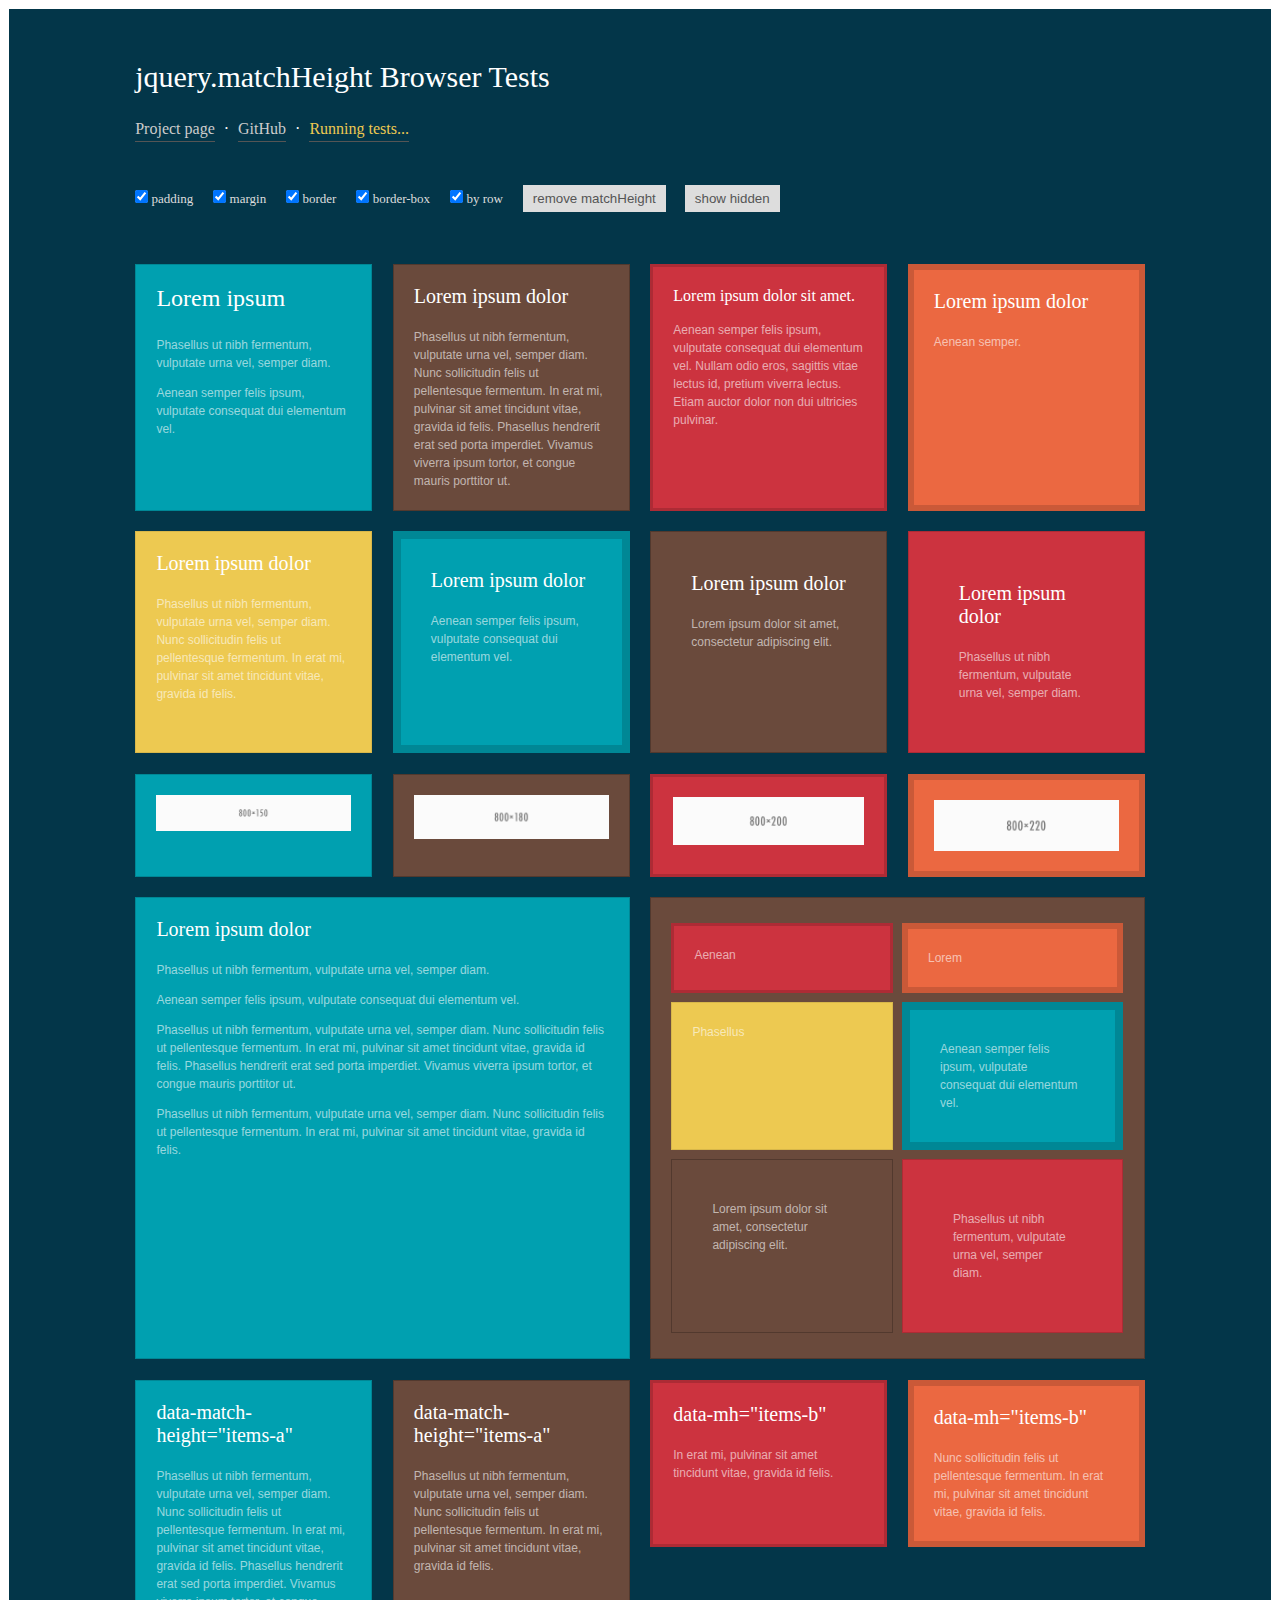
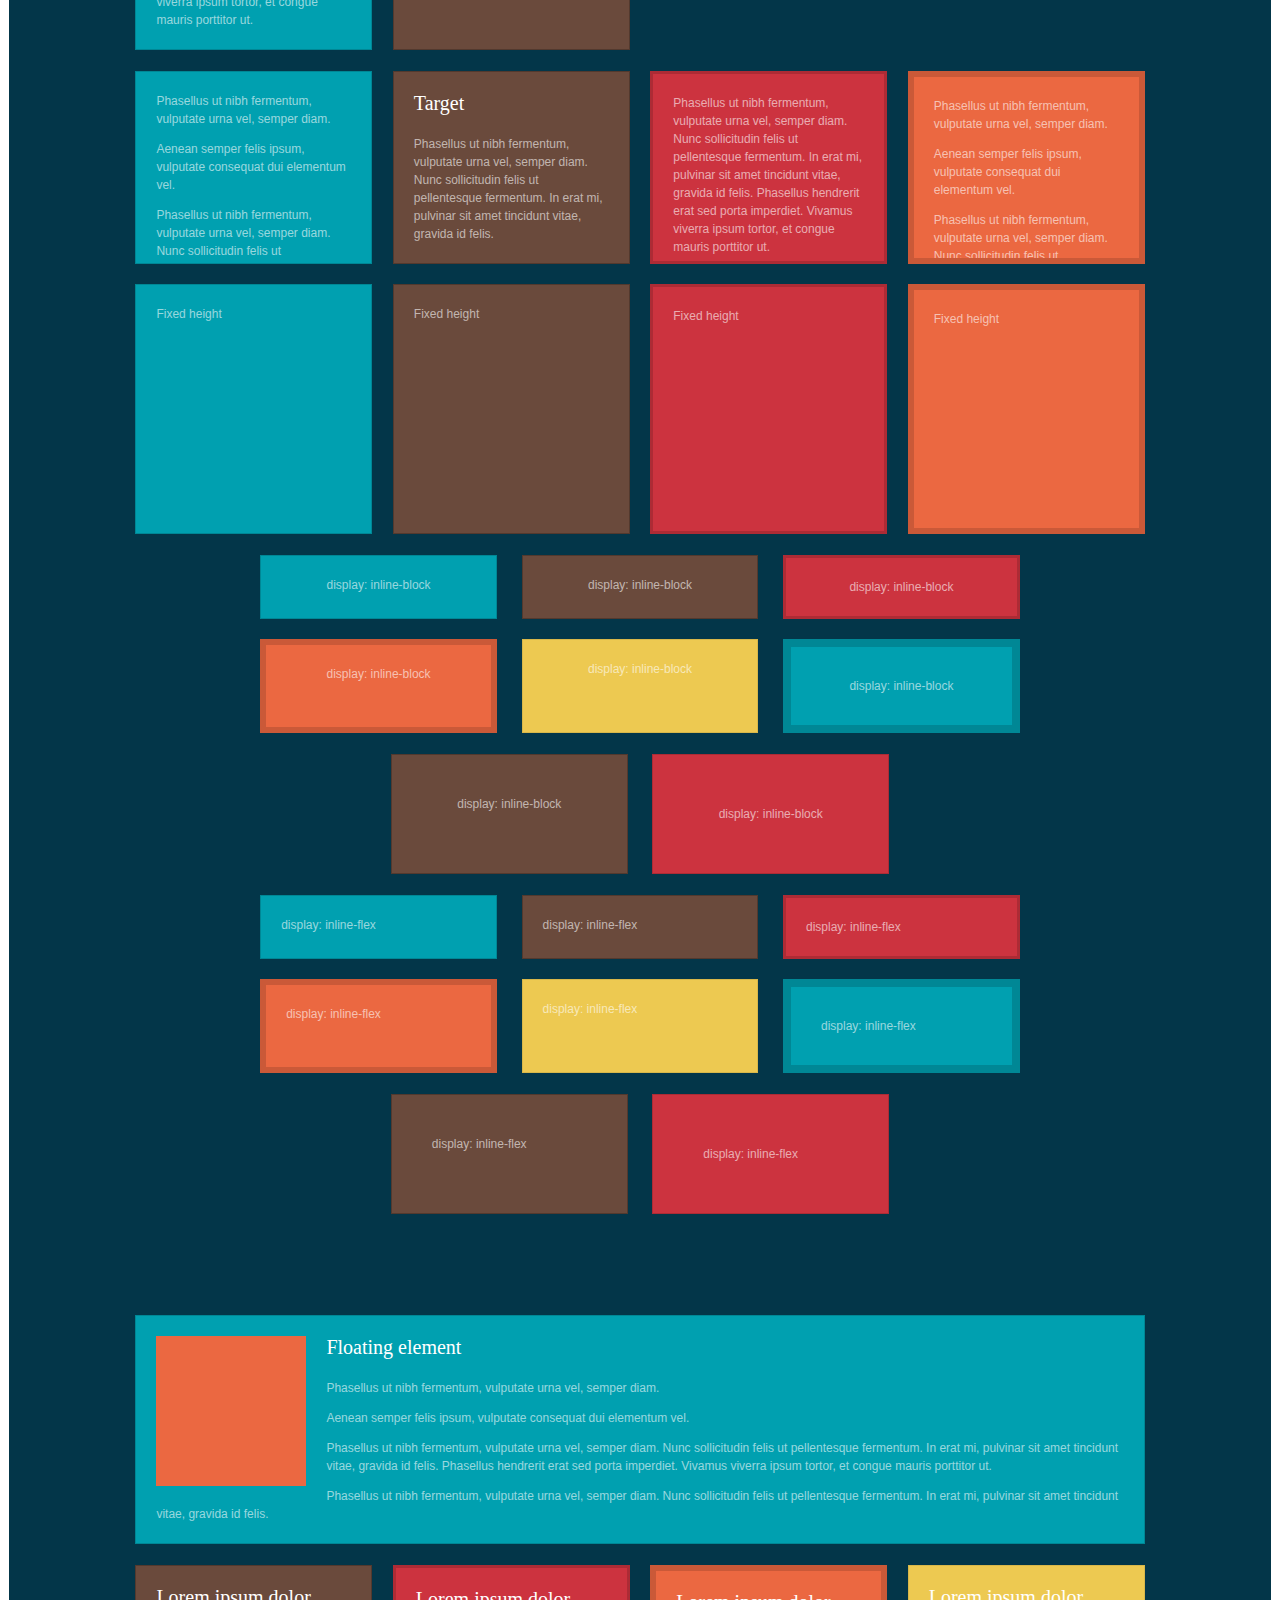
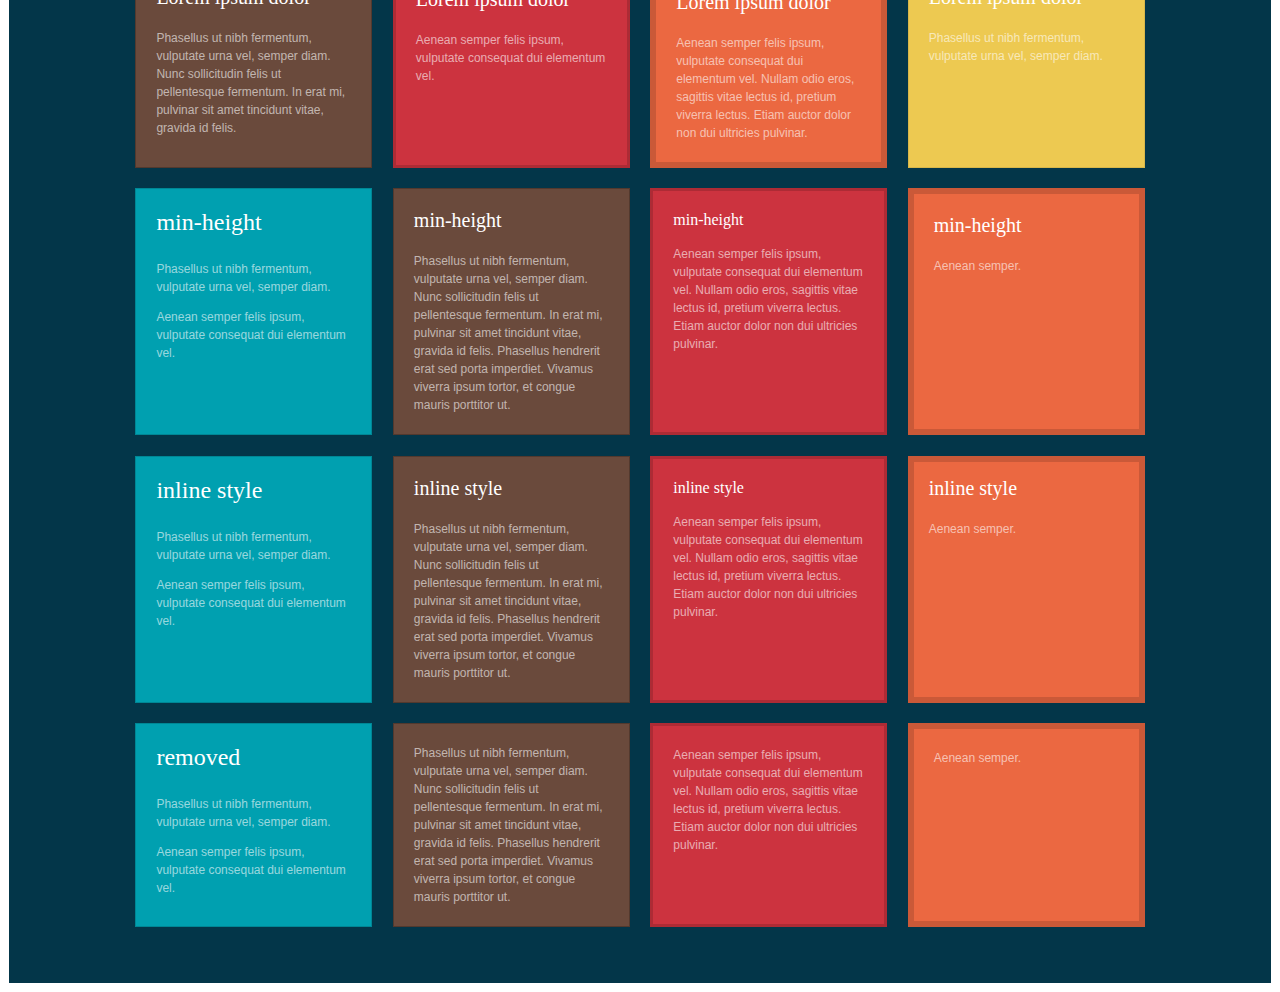
<file: images/jquery-match-height/test/page/test.html>
<!DOCTYPE html>
<html>
    <head>
        <meta charset="utf-8">
        <meta http-equiv="X-UA-Compatible" content="IE=edge,chrome=1">
        <meta name="viewport" content="width=device-width, initial-scale=1.0">
        <meta name="robots" content="noindex">
        <title>jquery.matchHeight Browser Tests</title>
        <!-- matchHeight -->
        <link rel="stylesheet" href="./test.css">
        <script type="text/javascript" src="./lib/jquery-1.11.0.min.js"></script>
        <script type="text/javascript" src="../../jquery.matchHeight.js"></script>
        <script type="text/javascript" src="./test.js"></script>
        <!-- jasmine tests -->
        <link rel="stylesheet" type="text/css" href="./lib/jasmine-2.3.4/jasmine.css">
        <script type="text/javascript" src="./lib/jasmine-2.3.4/jasmine.js"></script>
        <script type="text/javascript" src="./lib/jasmine-2.3.4/jasmine-html.js"></script>
        <script type="text/javascript" src="./lib/jasmine-2.3.4/boot.js"></script>
        <script type="text/javascript" src="../specs/matchHeight.spec.js"></script>
        <!-- examples -->
        <script type="text/javascript">
            (function() {

                /* matchHeight example */

                $(function() {
                    // apply your matchHeight on DOM ready (they will be automatically re-applied on load or resize)

                    // get test settings
                    var byRow = $('body').hasClass('test-rows');

                    // apply matchHeight to each item container's items
                    $('.items-container').each(function() {
                        $(this).children('.item').matchHeight({
                            byRow: byRow
                        });
                    });

                    // test property
                    $('.property-items .item').matchHeight({
                        property: 'min-height'
                    });

                    // test target
                    $('.target-items').each(function() {
                        $(this).children('.item-0, .item-2, .item-3').matchHeight({
                            target: $(this).find('.item-1')
                        });
                    });

                    // example of removing matchHeight
                    $('.btn-remove').click(function() {
                        $('.item').matchHeight({ 
                            remove: true 
                        });
                    });

                    // button to show hidden elements
                    $('.btn-hidden').click(function() {
                        $('body').removeClass('test-hidden');
                    });

                    // example of update callbacks (uncomment to test)
                    $.fn.matchHeight._beforeUpdate = function(event, groups) {
                        //var eventType = event ? event.type + ' event, ' : '';
                        //console.log("beforeUpdate, " + eventType + groups.length + " groups");
                    }

                    $.fn.matchHeight._afterUpdate = function(event, groups) {
                        //var eventType = event ? event.type + ' event, ' : '';
                        //console.log("afterUpdate, " + eventType + groups.length + " groups");
                    }
                });

            })();
        </script>
    </head>
    <body class="test-match-height test-rows test-responsive test-border-box test-margin test-padding test-border test-hidden">
        <div class="container">
            <h1>jquery.matchHeight Browser Tests</h1>

            <div class="nav">
                <a href="http://brm.io/jquery-match-height/">Project page</a> 
                <span class="nav-sep">&middot;</span> 
                <a href="https://github.com/liabru/jquery-match-height">GitHub</a>
                <span class="nav-sep">&middot;</span> 
                <a href="#results" class="test-summary">Running tests...</a>
            </div>

            <div class="controls">
                <div class="checkbox">
                    <label>
                        <input class="option" type="checkbox" value="test-padding" checked>
                        padding
                    </label>
                </div>
                <div class="checkbox">
                    <label>
                        <input class="option" type="checkbox" value="test-margin" checked>
                        margin
                    </label>
                </div>
                <div class="checkbox">
                    <label>
                        <input class="option" type="checkbox" value="test-border" checked>
                        border
                    </label>
                </div>
                <div class="checkbox">
                    <label>
                        <input class="option" type="checkbox" value="test-border-box" checked>
                        border-box
                    </label>
                </div>
                <div class="checkbox">
                    <label>
                        <input class="option" type="checkbox" value="test-rows" checked>
                        by row
                    </label>
                </div>
                <input class="btn-remove" type="submit" value="remove matchHeight">
                <input class="btn-hidden" type="submit" value="show hidden">
            </div>

            <div class="items-container simple-items">
                <div class="item item-0">
                    <h2>Lorem ipsum</h2>
                    <p>Phasellus ut nibh fermentum, vulputate urna vel, semper diam.</p>
                    <p>Aenean semper felis ipsum, vulputate consequat dui elementum vel.</p>
                </div>
                <div class="item item-1">
                    <h3>Lorem ipsum dolor</h3>
                    <p>Phasellus ut nibh fermentum, vulputate urna vel, semper diam. Nunc sollicitudin felis ut pellentesque fermentum. In erat mi, pulvinar sit amet tincidunt vitae, gravida id felis. Phasellus hendrerit erat sed porta imperdiet. Vivamus viverra ipsum tortor, et congue mauris porttitor ut.</p>
                </div>
                <div class="item item-2">
                    <h4>Lorem ipsum dolor sit amet.</h4>
                    <p>Aenean semper felis ipsum, vulputate consequat dui elementum vel. Nullam odio eros, sagittis vitae lectus id, pretium viverra lectus. Etiam auctor dolor non dui ultricies pulvinar.</p>
                </div>

                <div class="item item-3">
                    <h3>Lorem ipsum dolor</h3>
                    <p>Aenean semper.</p>
                </div>
                <div class="item item-4">
                    <h3>Lorem ipsum dolor</h3>
                    <p>Phasellus ut nibh fermentum, vulputate urna vel, semper diam. Nunc sollicitudin felis ut pellentesque fermentum. In erat mi, pulvinar sit amet tincidunt vitae, gravida id felis.</p>
                </div>
                <div class="item item-5">
                    <h3>Lorem ipsum dolor</h3>
                    <p>Aenean semper felis ipsum, vulputate consequat dui elementum vel.</p>
                </div>
                <div class="item item-6">
                    <h3>Lorem ipsum dolor</h3>
                    <p>Lorem ipsum dolor sit amet, consectetur adipiscing elit. </p>
                </div>
                <div class="item item-7">
                    <h3>Lorem ipsum dolor</h3>
                    <p>Phasellus ut nibh fermentum, vulputate urna vel, semper diam.</p>
                </div>
            </div>

            <div class="items-container image-items">
                <div class="item item-0">
                    <img src="./img/800x150.png" alt="a test image">
                </div>
                <div class="item item-1">
                    <img src="./img/800x180.png" alt="a test image">
                </div>
                <div class="item item-2">
                    <img src="./img/800x200.png" alt="a test image">
                </div>
                <div class="item item-3">
                    <img src="./img/800x220.png" alt="a test image">
                </div>
            </div>

            <div class="items-container nested-items-parent">
                <div class="item item-0">
                    <h3>Lorem ipsum dolor</h3>
                    <p>Phasellus ut nibh fermentum, vulputate urna vel, semper diam.</p>
                    <p>Aenean semper felis ipsum, vulputate consequat dui elementum vel.</p>
                    <p>Phasellus ut nibh fermentum, vulputate urna vel, semper diam. Nunc sollicitudin felis ut pellentesque fermentum. In erat mi, pulvinar sit amet tincidunt vitae, gravida id felis. Phasellus hendrerit erat sed porta imperdiet. Vivamus viverra ipsum tortor, et congue mauris porttitor ut.</p>
                    <p>Phasellus ut nibh fermentum, vulputate urna vel, semper diam. Nunc sollicitudin felis ut pellentesque fermentum. In erat mi, pulvinar sit amet tincidunt vitae, gravida id felis.</p>
                </div>
                <div class="item item-1">
                    <div class="items-container nested-items">
                        <div class="item item-2">
                            <p>Aenean</p>
                        </div>
                        <div class="item item-3">
                            <p>Lorem</p>
                        </div>
                        <div class="item item-4">
                            <p>Phasellus</p>
                        </div>
                        <div class="item item-5">
                            <p>Aenean semper felis ipsum, vulputate consequat dui elementum vel.</p>
                        </div>
                        <div class="item item-6">
                            <p>Lorem ipsum dolor sit amet, consectetur adipiscing elit. </p>
                        </div>
                        <div class="item item-7">
                            <p>Phasellus ut nibh fermentum, vulputate urna vel, semper diam.</p>
                        </div>
                    </div>
                </div>
            </div>

            <div class="data-api-items">
                <div class="item item-0" data-match-height="items-a">
                    <h3>data-match-height="items-a"</h3>
                    <p>Phasellus ut nibh fermentum, vulputate urna vel, semper diam. Nunc sollicitudin felis ut pellentesque fermentum. In erat mi, pulvinar sit amet tincidunt vitae, gravida id felis. Phasellus hendrerit erat sed porta imperdiet. Vivamus viverra ipsum tortor, et congue mauris porttitor ut.</p>
                </div>
                <div class="item item-1" data-match-height="items-a">
                    <h3>data-match-height="items-a"</h3>
                    <p>Phasellus ut nibh fermentum, vulputate urna vel, semper diam. Nunc sollicitudin felis ut pellentesque fermentum. In erat mi, pulvinar sit amet tincidunt vitae, gravida id felis.</p>
                </div>
                <div class="item item-2" data-mh="items-b">
                    <h3>data-mh="items-b"</h3>
                    <p>In erat mi, pulvinar sit amet tincidunt vitae, gravida id felis.</p>
                </div>
                <div class="item item-3" data-mh="items-b">
                    <h3>data-mh="items-b"</h3>
                    <p>Nunc sollicitudin felis ut pellentesque fermentum. In erat mi, pulvinar sit amet tincidunt vitae, gravida id felis.</p>
                </div>
            </div>

            <div class="target-items">
                <div class="item item-0">
                    <p>Phasellus ut nibh fermentum, vulputate urna vel, semper diam.</p>
                    <p>Aenean semper felis ipsum, vulputate consequat dui elementum vel.</p>
                    <p>Phasellus ut nibh fermentum, vulputate urna vel, semper diam. Nunc sollicitudin felis ut pellentesque fermentum. In erat mi, pulvinar sit amet tincidunt vitae, gravida id felis. Phasellus hendrerit erat sed porta imperdiet. Vivamus viverra ipsum tortor, et congue mauris porttitor ut.</p>
                    <p>Phasellus ut nibh fermentum, vulputate urna vel, semper diam. Nunc sollicitudin felis ut pellentesque fermentum. In erat mi, pulvinar sit amet tincidunt vitae, gravida id felis.</p>
                    <p>Phasellus ut nibh fermentum, vulputate urna vel, semper diam. Nunc sollicitudin felis ut pellentesque fermentum. In erat mi, pulvinar sit amet tincidunt vitae, gravida id felis. Phasellus hendrerit erat sed porta imperdiet. Vivamus viverra ipsum tortor, et congue mauris porttitor ut.</p>
                    <p>Phasellus ut nibh fermentum, vulputate urna vel, semper diam. Nunc sollicitudin felis ut pellentesque fermentum. In erat mi, pulvinar sit amet tincidunt vitae, gravida id felis.</p>
                </div>
                <div class="item item-1">
                    <h3>Target</h3>
                    <p>Phasellus ut nibh fermentum, vulputate urna vel, semper diam. Nunc sollicitudin felis ut pellentesque fermentum. In erat mi, pulvinar sit amet tincidunt vitae, gravida id felis.</p>
                </div>
                <div class="item item-2">
                    <p>Phasellus ut nibh fermentum, vulputate urna vel, semper diam. Nunc sollicitudin felis ut pellentesque fermentum. In erat mi, pulvinar sit amet tincidunt vitae, gravida id felis. Phasellus hendrerit erat sed porta imperdiet. Vivamus viverra ipsum tortor, et congue mauris porttitor ut.</p>
                    <p>Phasellus ut nibh fermentum, vulputate urna vel, semper diam. Nunc sollicitudin felis ut pellentesque fermentum. In erat mi, pulvinar sit amet tincidunt vitae, gravida id felis. Phasellus hendrerit erat sed porta imperdiet. Vivamus viverra ipsum tortor, et congue mauris porttitor ut.</p>
                    <p>Phasellus ut nibh fermentum, vulputate urna vel, semper diam. Nunc sollicitudin felis ut pellentesque fermentum. In erat mi, pulvinar sit amet tincidunt vitae, gravida id felis.</p>
                </div>
                <div class="item item-3">
                    <p>Phasellus ut nibh fermentum, vulputate urna vel, semper diam.</p>
                    <p>Aenean semper felis ipsum, vulputate consequat dui elementum vel.</p>
                    <p>Phasellus ut nibh fermentum, vulputate urna vel, semper diam. Nunc sollicitudin felis ut pellentesque fermentum. In erat mi, pulvinar sit amet tincidunt vitae, gravida id felis.</p>
                </div>
            </div>

            <div class="items-container fixed-items">
                <div class="item item-0">
                    <p>Fixed height</p>
                </div>
                <div class="item item-1">
                    <p>Fixed height</p>
                </div>
                <div class="item item-2">
                    <p>Fixed height</p>
                </div>
                <div class="item item-3">
                    <p>Fixed height</p>
                </div>
            </div>

            <div class="items-container inline-block-items">
                <div class="item item-0">
                    <p>display: inline-block</p>
                </div>
                <div class="item item-1">
                    <p>display: inline-block</p>
                </div>
                <div class="item item-2">
                    <p>display: inline-block</p>
                </div>
                <div class="item item-3">
                    <p>display: inline-block</p>
                </div>
                <div class="item item-4">
                    <p>display: inline-block</p>
                </div>
                <div class="item item-5">
                    <p>display: inline-block</p>
                </div>
                <div class="item item-6">
                    <p>display: inline-block</p>
                </div>
                <div class="item item-7">
                    <p>display: inline-block</p>
                </div>
            </div>

            <div class="items-container inline-flex-items">
                <div class="item item-0">
                    <p>display: inline-flex</p>
                </div>
                <div class="item item-1">
                    <p>display: inline-flex</p>
                </div>
                <div class="item item-2">
                    <p>display: inline-flex</p>
                </div>
                <div class="item item-3">
                    <p>display: inline-flex</p>
                </div>
                <div class="item item-4">
                    <p>display: inline-flex</p>
                </div>
                <div class="item item-5">
                    <p>display: inline-flex</p>
                </div>
                <div class="item item-6">
                    <p>display: inline-flex</p>
                </div>
                <div class="item item-7">
                    <p>display: inline-flex</p>
                </div>
            </div>

            <div class="items-container hidden-items">
                <div class="item item-0">
                    <p>display: none</p>
                </div>
                <div class="item item-1">
                    <p>visibility: hidden</p>
                </div>
                <div class="item item-2">
                    <div class="items-container">
                        <div class="item item-0">
                            <p>parent display: none</p>
                        </div>
                        <div class="item item-0">
                            <p>parent display: none</p>
                        </div>
                    </div>
                </div>
                <div class="item item-3">
                    <div class="items-container">
                        <div class="item item-1">
                            <p>parent visibility: hidden</p>
                        </div>
                        <div class="item item-1">
                            <p>parent visibility: hidden</p>
                        </div>
                    </div>
                </div>
            </div>

            <div class="items-container items-with-float">
                <div class="item item-0">
                    <div class="float-element"></div>
                    <h3>Floating element</h3>
                    <p>Phasellus ut nibh fermentum, vulputate urna vel, semper diam.</p>
                    <p>Aenean semper felis ipsum, vulputate consequat dui elementum vel.</p>
                    <p>Phasellus ut nibh fermentum, vulputate urna vel, semper diam. Nunc sollicitudin felis ut pellentesque fermentum. In erat mi, pulvinar sit amet tincidunt vitae, gravida id felis. Phasellus hendrerit erat sed porta imperdiet. Vivamus viverra ipsum tortor, et congue mauris porttitor ut.</p>
                    <p>Phasellus ut nibh fermentum, vulputate urna vel, semper diam. Nunc sollicitudin felis ut pellentesque fermentum. In erat mi, pulvinar sit amet tincidunt vitae, gravida id felis.</p>
                </div>
                <div class="item item-1">
                    <h3>Lorem ipsum dolor</h3>
                    <p>Phasellus ut nibh fermentum, vulputate urna vel, semper diam. Nunc sollicitudin felis ut pellentesque fermentum. In erat mi, pulvinar sit amet tincidunt vitae, gravida id felis.</p>
                </div>
                <div class="item item-2">
                    <h3>Lorem ipsum dolor</h3>
                    <p>Aenean semper felis ipsum, vulputate consequat dui elementum vel.</p>
                </div>
                <div class="item item-3">
                    <h3>Lorem ipsum dolor</h3>
                    <p>Aenean semper felis ipsum, vulputate consequat dui elementum vel. Nullam odio eros, sagittis vitae lectus id, pretium viverra lectus. Etiam auctor dolor non dui ultricies pulvinar.</p>
                </div>
                <div class="item item-4">
                    <h3>Lorem ipsum dolor</h3>
                    <p>Phasellus ut nibh fermentum, vulputate urna vel, semper diam.</p>
                </div>
            </div>

            <div class="property-items">
                <div class="item item-0">
                    <h2>min-height</h2>
                    <p>Phasellus ut nibh fermentum, vulputate urna vel, semper diam.</p>
                    <p>Aenean semper felis ipsum, vulputate consequat dui elementum vel.</p>
                </div>
                <div class="item item-1">
                    <h3>min-height</h3>
                    <p>Phasellus ut nibh fermentum, vulputate urna vel, semper diam. Nunc sollicitudin felis ut pellentesque fermentum. In erat mi, pulvinar sit amet tincidunt vitae, gravida id felis. Phasellus hendrerit erat sed porta imperdiet. Vivamus viverra ipsum tortor, et congue mauris porttitor ut.</p>
                </div>
                <div class="item item-2">
                    <h4>min-height</h4>
                    <p>Aenean semper felis ipsum, vulputate consequat dui elementum vel. Nullam odio eros, sagittis vitae lectus id, pretium viverra lectus. Etiam auctor dolor non dui ultricies pulvinar.</p>
                </div>
                <div class="item item-3">
                    <h3>min-height</h3>
                    <p>Aenean semper.</p>
                </div>
            </div>

            <div class="items-container inline-style-items">
                <div class="item item-0" style="display: inline-block">
                    <h2>inline style</h2>
                    <p>Phasellus ut nibh fermentum, vulputate urna vel, semper diam.</p>
                    <p>Aenean semper felis ipsum, vulputate consequat dui elementum vel.</p>
                </div>
                <div class="item item-1" style="position: relative">
                    <h3>inline style</h3>
                    <p>Phasellus ut nibh fermentum, vulputate urna vel, semper diam. Nunc sollicitudin felis ut pellentesque fermentum. In erat mi, pulvinar sit amet tincidunt vitae, gravida id felis. Phasellus hendrerit erat sed porta imperdiet. Vivamus viverra ipsum tortor, et congue mauris porttitor ut.</p>
                </div>
                <div class="item item-2" style="min-height: 10px">
                    <h4>inline style</h4>
                    <p>Aenean semper felis ipsum, vulputate consequat dui elementum vel. Nullam odio eros, sagittis vitae lectus id, pretium viverra lectus. Etiam auctor dolor non dui ultricies pulvinar.</p>
                </div>
                <div class="item item-3" style="padding: 15px">
                    <h3>inline style</h3>
                    <p>Aenean semper.</p>
                </div>
            </div>

            <div class="items-container remove-items">
                <div class="item item-0">
                    <h2>removed</h2>
                    <p>Phasellus ut nibh fermentum, vulputate urna vel, semper diam.</p>
                    <p>Aenean semper felis ipsum, vulputate consequat dui elementum vel.</p>
                </div>
                <div class="item item-1">
                    <p>Phasellus ut nibh fermentum, vulputate urna vel, semper diam. Nunc sollicitudin felis ut pellentesque fermentum. In erat mi, pulvinar sit amet tincidunt vitae, gravida id felis. Phasellus hendrerit erat sed porta imperdiet. Vivamus viverra ipsum tortor, et congue mauris porttitor ut.</p>
                </div>
                <div class="item item-2">
                    <p>Aenean semper felis ipsum, vulputate consequat dui elementum vel. Nullam odio eros, sagittis vitae lectus id, pretium viverra lectus. Etiam auctor dolor non dui ultricies pulvinar.</p>
                </div>
                <div class="item item-3">
                    <p>Aenean semper.</p>
                </div>
            </div>
        </div>
        <div id='results'></div>
    </body>
</html>
</file>
<file: images/css/style.css>
@font-face {
    font-family: "Segoe UI";
    src: url("/images/fonts/SegoeUI/regular/Segoe UI.eot");
    src: url("/images/fonts/SegoeUI/regular/Segoe UI.eot?#iefix")
            format("embedded-opentype"),
        url("/images/fonts/SegoeUI/regular/Segoe UI.woff2") format("woff2"),
        url("/images/fonts/SegoeUI/regular/Segoe UI.woff") format("woff"),
        url("/images/fonts/SegoeUI/regular/Segoe UI.ttf") format("truetype"),
        url("/images/fonts/SegoeUI/regular/Segoe UI.svg#-CirceCirceCirce")
            format("svg");
    font-weight: 400;
    font-style: normal;
}

@font-face {
    font-family: "Segoe UI";
    src: url("/images/fonts/SegoeUI/bold/SegoeUI-Bold.eot");
    src: url("/images/fonts/SegoeUI/bold/SegoeUI-Bold.eot?#iefix")
            format("embedded-opentype"),
        url("/images/fonts/SegoeUI/bold/SegoeUI-Bold.woff") format("woff"),
        url("/images/fonts/SegoeUI/bold/SegoeUI-Bold.ttf") format("truetype"),
        url("/images/fonts/SegoeUI/bold/SegoeUI-Bold.svg#-CirceCirceCirce")
            format("svg");
    font-weight: 700;
    font-style: normal;
}

@font-face {
    font-family: "Segoe UI";
    src: url("/images/fonts/SegoeUI/semibold/SegoeUI-SemiBold.eot");
    src: url("/images/fonts/SegoeUI/semibold/SegoeUI-SemiBold.eot?#iefix")
            format("embedded-opentype"),
        url("/images/fonts/SegoeUI/semibold/SegoeUI-SemiBold.woff")
            format("woff"),
        url("/images/fonts/SegoeUI/semibold/SegoeUI-SemiBold.ttf")
            format("truetype"),
        url("/images/fonts/SegoeUI/semibold/SegoeUI-SemiBold.svg#-CirceCirceCirce")
            format("svg");
    font-weight: 600;
    font-style: normal;
}

.page-root {
    display: -webkit-box;
    display: -ms-flexbox;
    display: flex;
    -webkit-box-orient: vertical;
    -webkit-box-direction: normal;
    -ms-flex-direction: column;
    flex-direction: column;
    min-height: 100vh;
}

body {
    margin: 0; /* по умолчанию есть отступы по 8px, убираем их */
    font-family: "Segoe UI", sans-serif;
    font-size: 14px;
    /*сглазим шрифты*/
    -webkit-font-smoothing: antialiased;
    background-color: #fff;
}

h1 {
    margin: 0;
    padding: 0;
    border: 0;
    font-size: 100%;
    font: inherit;
    vertical-align: baseline;
}

/* Container ============ */
.container {
    width: 100%;
    max-width: 1200px;
}

/* HEADER =========== */

*,
*:before,
*:after {
    box-sizing: border-box; /*алгоритм подсчета размера блоков с учётом padding*/
}

.header {
    /* overflow: hidden; */
    width: 100%;
    height: 100px;
    top: 0;
    left: 0;
    z-index: 1000;
    position: fixed;
    transition: all 0.3s ease;
}

.header.fixed {
    background-color: rgba(0, 0, 0, 0.8);
    height: auto;
    border-bottom: 1px solid #C4C4C4;
}


.header__top {
    align-items: center; /*расположим элементы внутри него по центру (по горизонтали)*/
    padding-top: 20px;
    padding-bottom: 16px;
    border-bottom: 1px solid #C4C4C470;
    z-index: 100;
}

.header .container {
    position: relative;
}



/* Navigation =========== */

.header__info {
    display: flex;
    justify-content: right;
    text-align: right;
    margin-bottom: 0;
    padding-bottom: 0;
}

.nav {
    display: flex;
}

.nav__link {
    margin-left: 40px;
    font-size: 14px;
    line-height: 1.3;
    font-weight: 600;
    text-decoration: none; /* убираем подчеркивание ссылок снизу*/
    opacity: 1;
    transition: color 0.1s linear;
}

.header__links {
    color: #fff;
    white-space: nowrap;
}

.nav__link:first-child {
    margin-left: 0px;
}

.header__links:hover {
    text-decoration: none;
    color: #0099cc;
}

.nav__sub-box {
    padding: 0 0 0 0;
    z-index: 10;
}

.nav__sub {
    color: #fff;
    display: none;
    position: absolute;
    z-index: 10;
    top: 100%;
    background-color: rgba(0, 0, 0, 0.85);
    border: 1px solid #fff;
    border-radius: 10px;
    padding: 10px;
}

.sub__link {
    margin-top: 10px;
    top: 0;
}

.sub__link:first-child {
    margin-top: 0px;
}

.menu__link {
    color: #fff;
    margin-right: -10px;
}

.nav__img {
    margin-left: 3px;
}

.menu__img-box {
    display: flex;
    align-items: center;
}

.menu__link:hover {
    cursor: pointer;
}

.md-menu:not(.active) .nav__link.menu__link:hover .nav__sub:not(.active) {
    display: block;
}


/*Info ===========*/

.header__bottom {
    z-index: 1;
    display: flex;
    margin-left: 0px;
    align-items: center;
    padding: 10px 0;
}

.search__form {
    display: inherit;
    margin-left: 30px;
    background: none;
    height: 40px;
    width: 33%;
    border: 2px solid #cccccc;
    border-radius: 8px;
    opacity: 0.8;
    padding: 0 18px;
}

.search__button {
    background: none;
    border: none;
    display: flex;
    justify-content: end;
    align-items: center;
    padding: 0;
}

.search__txt {
    border: none;
    background: none;
    outline: none;
    float: left;
    padding: 0;
    color: #fff;
    opacity: 1;
    font-size: 14px;
    transition: 0.4s;
    line-height: 40px;
    width: 400px;
    font-weight: 400;
    outline: none;
}


.search__button:hover > .search__icon {
    width: 22px;
    height: 22px;
}

.search__form:hover {
    border: 3px solid #fff;
}

.search__form--catalog:hover {
    border: 1px solid #333333;
}

.header__mail,
.header__phone {
    margin-left: 30px;
    display: flex;
    align-items: center;
}

.contacts {
    display: flex;
    padding: 0;
    font-size: 16px;
    font-weight: 600;
    text-decoration: none;
    color: #fff;
    font-style: normal;
    align-items: center;
    flex-wrap: wrap;
    justify-content: center;
}

.info__icons {
    margin-right: 10px;
}

.contacts:hover {
    text-decoration: none;
    color: #fff;
    opacity: 0.9;
}


.contacts__text {
    text-align: center;
}

.call {
    margin-left: auto;
    display: flex;
    align-items: center;
    padding: 0;
    text-align: center;
}

.call__link {
    color: #feed00;
    font-size: 16px;
    font-weight: 400;
    font-style: normal;
    text-decoration: underline;
}

.call__link:hover {
    color: #feed00;
    text-decoration: none;
}

/*INTRO==============*/
.intro {
    display: flex;
    height: 100%;
    padding-top: 210px; /*чтобы интро начиналось на таком расстояние(размер шапки), т.к. шапка поверх всего*/
    background-image: url("/images/intro-bg.jpg");
    background-position: center;
    background-repeat: no-repeat;
    color: #fff;
    padding-bottom: 140px;
    background-attachment: fixed;
    background-size: cover;
}

.intro__title {
    font-size: 54px;
    line-height: 1.3;
    font-weight: 700;
}

.intro__subtitle {
    margin-top: 14px;
    font-size: 16px;
    line-height: 1.6;
    opacity: 0.8;
}

.intro__btn__box {
    margin-top: 45px;
}

.intro__btn {
    padding: 17px 17px;
    border: none;
    border-radius: 12px;
    color: #fff;
    font-size: 18px;
    line-height: 1.3;
    font-weight: 600;
    background-color: #0099cc;
    transition: color 0.1s linear;
    transition: padding 0.1s linear;

    display: flex;
    justify-content: space-between;
    align-items: center;
    width: 260px;
}


.intro__btn.intro__btn--catalog {
    padding: 14px 17px;
}
.intro__btn__text {
    padding-bottom: 5px;
}

.arrow_rigth {
    padding-left: 15px;
}

.intro__btn:hover {
    text-decoration: none;
    background-color: #007ea8;
    color: #fff;
    padding: 17px 20px 17px 17px;
    border: 1px solid #fff;
}

.intro__btn.intro__btn--catalog:hover {
    text-decoration: none;
    background-color: #007ea8;
    color: #fff;
    padding: 14px 20px 14px 17px;
}

/*CATALOG==============*/

.catalog {
    margin-top: 100px;
}

.catalog__title {
    display: flex;
    justify-content: space-between;
    padding-bottom: 40px;
    align-items: center;
}

.catalog__link {
    display: flex;
    font-size: 40px;
    line-height: 100%;
    color: #000;
    font-weight: 700;
    text-decoration: none;
}

.catalog__name {
    text-decoration: underline;
    color: #000;
    padding-bottom: 10px;
    padding-left: 2px;
}

.catalog__num {
    margin-left: 5px;
    font-weight: 600;
    color: #666666;
    margin-left: 5px;
}

.catalog__link:hover {
    text-decoration: none;
    background-color: rgba(180, 180, 180, 0.5);
    border-radius: 14px;
}

.catalog__left,
.catalog__right {
    border: 2px solid #fff;
}

.catalog__right {
    margin-left: 10px;
}

.catalog__left:hover {
    border: 2px solid #000;
    border-radius: 50%;
    cursor: pointer;
}
.catalog__right:hover {
    border: 2px solid #000;
    border-radius: 50%;
    cursor: pointer;
}

.catalog__item {
    display: flex;
    border: 1px solid #d8d8d8;
    border-radius: 14px;
    padding: 18px 18px 30px;
    margin: 0 15px;
    height: 100%;
    height: calc(100% - 30px);
    flex-direction: column;
}

.card__options {
    display: flex;
    padding: 0;
}

.card__option {
    display: flex;
    font-size: 16px;
    line-height: 1.3;
    color: #666666;
    background-color: #ececec;
    border-radius: 8px;
    margin-left: 8px;
    justify-content: center;
    align-items: center;
    padding: 9px 15px 11px 15px;
}

.card__option:first-child {
    margin-left: 0px;
}

.card__image {
    display: flex;
    margin-top: 36px;
    justify-content: center;
    align-items: center;
}

.card__describe {
    font-size: 18px;
    font-weight: 600;
    color: #333333;
    line-height: 1.4;
    display: flex;
    margin-top: 20px;
    justify-content: center;
    align-items: center;
    text-align: center;
    padding-left: 15px;
    padding-right: 15px;
    padding-bottom: 5px;
    border-bottom: 1px solid #c4c4c4;
    margin-bottom: 20px;
}

.describe__link {
    color: #333333;
    text-decoration: none;
}

.describe__link:hover {
    text-decoration: none;
    color: #33333380;
}

.image__link:hover {
    opacity: 0.8;
}

.price-button {
    margin-top: auto;
}

.card__price {
    display: flex;
    font-style: normal;
    font-weight: 700;
    font-size: 48px;
    line-height: 64px;
    justify-content: center;
    color: #0099cc;
    align-items: baseline;
    margin-top: auto;
    margin-bottom: 20px;
}

.price__value {
    font-size: 18px;
    font-weight: 400;
    margin-left: 5px;
    color: #333333;
}

.card__button-box {
    display: flex;
    margin-top: auto;
    justify-content: center;
}

.card__button {
    font-weight: 600;
    font-size: 16px;
    line-height: 21px;
    color: #fff;
    background-color: #0099cc;
    padding: 11px 53px 15px 53px;
    border-radius: 8px;
    transition: opacity 0.15s linear;
}

.card__button:hover {
    text-decoration: none;
    opacity: 0.7;
    cursor: pointer;
    color: #fff;
}

.green {
    color: #55be4c;
}

.btn--green {
    background-color: #55be4c;
}

.blue {
    color: #59d0e0;
}

.btn--blue {
    background-color: #59d0e0;
}

/*SLIDER=========*/

.catalog__slider {
    position: relative;
}

.catalog__slider .slick-slider {
    margin: 0 15px;
}

.catalog__slider .slick-list {
    margin: 0 -15px;
}

/* Ограничивающая оболочка */
.slick-list {
    overflow: hidden;
    padding-bottom: 2px;
}

/* Лента слайдов */
.slick-track {
    display: flex;
}

/* Слайд */
.slick-slide {
}

/* Слайд активный (показывается) */
.slick-active {
}

/* Слайд основной */
.slick-slide.slick-current {
}

/* Слайд по центру */
.slick-slide.slick-center {
}

/* Клонированный слайд */
.slick-slide.slick-cloned {
}

/* Стрелка */
.catalog__slider .slick-arrow {
    border: 0;
    font-size: 0;
    position: absolute;
    z-index: 10;
    width: 50px;
    height: 50px;
    top: -90px;
}

/* Стрелка влево */
.catalog__slider .slick-arrow.slick-prev {
    right: 65px;
    background: url(/images/icons/catalog__left.svg) no-repeat;
}

/* Стрелка вправо */
.catalog__slider .slick-arrow.slick-next {
    right: 0;
    background: url(/images/icons/catalog__right.svg) no-repeat;
}

/* Стрелка не активная */
.slick-arrow.slick-disabled {
}

/*PROMOTIONS================*/

.promotions {
    margin-top: 100px;
    padding-bottom: 100px;
}

.title {
    font-size: 40px;
    line-height: 1.3;
    font-weight: 700;
    color: #333333;
    justify-content: center;
    text-align: center;
    margin-bottom: 50px;
}

.promotions__item {
    display: flex;
    border: 1px solid #d8d8d8;
    border-radius: 14px;
    padding: 20px;
    height: 100%;
    height: calc(100% - 30px);
    margin-bottom: 30px;
    flex-direction: column;
}

.promotions__img {
    height: auto;
    overflow: hidden;
    border: 1px solid #f3f3f3;
    border-radius: 14px;
}

.promotions__img img {
    max-width: 100%;

}

.promotions__subtitle {
    font-size: 22px;
    font-weight: 600;
    color: #333333;
    line-height: 1.1;
    margin-top: 24px;
}

.promotions__text {
    font-size: 16px;
    font-weight: 400;
    line-height: 1.4;
    color: #666666;
    margin-top: 10px;
    margin-bottom: 10px;
}

.promotions__button-box {
    display: flex;
    width: 100%;
    justify-content: center;
    text-align: center;
    margin-top: auto;
}

.promotions__button {
    font-size: 16px;
    font-weight: 600;
    line-height: 100%;
    color: #fff;
    background-color: #0099cc;
    border-radius: 12px;
    width: 100%;
    padding-bottom: 19px;
    padding-top: 15px;
    transition: opacity 0.15s linear;
}

.promotions__button:hover {
    text-decoration: none;
    color: #fff;
    opacity: 0.7;
}

/*REVIEWS==============*/

.reviews {
    background: #f8f8f8;
    background-size: cover;
    padding-bottom: 200px;
    padding-top: 100px;
}

.reviews__item {
    margin-top: 50px;
    background-color: #fff;
    border-radius: 14px;
    padding: 30px;
    margin: 0 15px;
}

.reviews__author {
    display: flex;
    flex-wrap: wrap;
    background-color: #f8f8f8;
    border-radius: 14px;
    padding: 20px;
    align-items: center;
}

.reviews__img {
    overflow: hidden;
    width: 50px;
    height: 50px;
    border-radius: 50%;
    justify-content: center;
}

.reviews__author-name {
    font-size: 18px;
    line-height: 1.3;
    font-weight: 600;
    color: #333333;
    margin-left: 15px;
}

.reviews__text {
    margin-top: 20px;
    font-size: 16px;
    line-height: 1.4;
    font-weight: 400;
    color: #666666;
}

.reviews__slider {
    min-width: 0;
    display: flex;
    min-width: none;
    position: relative;
}

.reviews__slider .slick-slider {
    margin: 0 15px;
}

.reviews__slider .slick-list {
    margin: 0 -15px;
}

/* Стрелка */
.reviews__slider .slick-arrow {
    font-size: 0;
    position: absolute;
    z-index: 10;
    width: 30px;
    height: 30px;
    top: 110%;
    border: 0;
}

/* Стрелка влево */
.reviews__slider .slick-arrow.slick-prev {
    left: 0;
    background: url(/images/icons/reviews-left.svg) no-repeat;
}

/* Стрелка вправо */
.reviews__slider .slick-arrow.slick-next {
    right: 0;
    background: url(/images/icons/reviews-right.svg) no-repeat;
}

.reviews__slider .slick-dots {
    position: absolute;
    display: flex;
    align-items: center;
    justify-content: center;
    font-size: 0;
    top: 115%;
    width: 98.7179%;
}

.reviews__slider .slick-dots li {
    list-style: none;
}

/* Активная точка */
.reviews__slider .slick-dots li.slick-active button {
    width: 16px;
    height: 16px;
    background-color: #0099cc;
}

/* Элемент точки */
.reviews__slider .slick-dots li button {
    border: 0;
    box-shadow: 0;
    font-size: 0;
    width: 12px;
    height: 12px;
    background-color: #e8e8e8;
    border-radius: 50%;
    margin: 0 8px;
}

/*YANDEX_MAP=========================*/

.map-box {
    margin-top: 100px;
}

#map {
    height: 400px;
}

/*FOOTER=============================*/

.footer {
    display: flex;
    padding: 30px 0;
    background-color: #fff;
}

.footer__inner {
    display: flex;
    justify-content: space-between;
    align-items: center;
}

.footer__text {
    font-size: 16px;
    font-weight: 400;
    color: #333333;
    line-height: 1.4;
    padding-right: 10px;
}

.footer__logo {
    display: flex;
    align-items: center;
}



/*=======================================================*/
/*CATALOG.HTML*/

.page__root--catalog {
    background-color: #fafafa;
}

.header.header--catalog {
    background-color: #fff;
    width: 100%;
    top: 0;
    left: 0;
    z-index: 1000;
    height: auto;
}

.header.header--catalog.fixed {
    position: fixed;
    background: #fff;
    height: auto;
}

.header__top--catalog {
    align-items: center; /*расположим элементы внутри него по центру (по горизонтали)*/
    padding-top: 16px;
}

.header {
    /* overflow: hidden; */
    width: 100%;
    height: 100px;
    top: 0;
    left: 0;
    z-index: 1000;
    position: fixed;
    transition: all 0.3s ease;
}

/* .header.fixed {
    position: fixed;
    background: rgba(0, 0, 0, 0.8);
    height: 38;
    padding-bottom: 15px;
    border-bottom: 1px #a2a2a280 solid;
}  */


.header__top--catalog {
    align-items: center; /*расположим элементы внутри него по центру (по горизонтали)*/
    padding-top: 16px;
}


/* Navigation =========== */

.header__info--catalog {
    display: flex;
    justify-content: right;
    text-align: right;
    margin-bottom: 0;
    padding-bottom: 0;
}

.nav__link--catalog {
    margin-left: 40px;
    font-size: 14px;
    line-height: 1.3;
    font-weight: 400;
    text-decoration: none; /* убираем подчеркивание ссылок снизу*/
    opacity: 1;
    transition: color 0.1s linear;
}

.header__links--catalog {
    color: #333333;
}

.nav__link--catalog:first-child {
    /*псевдокласс - первый элемент*/
    margin-left: 0px;
}

.nav__sub--catalog {
    color: #fff;
    display: none;
    position: absolute;
    z-index: 10;
    top: 100%;
    background-color: #fff;
    opacity: 0.9;
    border: 2px solid #000;
    border-radius: 10px;
    padding: 10px;
}

.sub__link--catalog {
    margin-top: 10px;
    top: 0;
    color: #333333;
}

/*Info ===========*/

.search__txt--catalog {
    color: #a2a2a2;
}

.contacts--catalog {
    color: #333333;
}

.contacts--catalog:hover {
    text-decoration: none;
    color: #333333;
    opacity: 0.7;
}

.call__link--catalog {
    color: #0099cc;
}

.call__link--catalog:hover {
    color: #0099cc;
    text-decoration: none;
}

/*Burger ========*/

.burger-box--catalog {
    display: none;
    padding: 20px;
}

.burger--catalog {
    padding: 9px 2px; /*чтобы бургер нажимался по всех своей ширине и высоте*/
    background: none;
    border: 0;
    cursor: pointer; /*чтобы менялся вид курсора при наведении*/
}

.burger__item--catalog {
    display: block;
    width: 30px;
    height: 4px;
    background-color: #000;
    /*делаем так, чтобы слово Menu не показывалось*/
    font-size: 0;
    color: transparent;
    /*position: relative, чтобы создать полоски снизу и сверху*/
    position: relative;
}

/*с помощью псевдомассивов before и after создадим ещё две полоски в бургер-меню*/
.burger__item--catalog:before,
.burger__item--catalog:after {
    content: "";
    width: 100%;
    height: 100%;

    background-color: #fff;
    position: absolute;
    left: 0;
    z-index: 1;
}

.burger__item--catalog:before {
    top: -8px; /*position: absolute, поэтому top ОТНОСИТЕЛЬНО burger__item*/
}

.burger__item--catalog:after {
    bottom: -8px;
}

/*breadcrumbs*/

.breadcrumb {
    display: flex;
    padding: 20px 0;
    align-items: center;
    background-color: #fafafa;
    margin-top: 120px;
}

.breadcrumb__list {
    display: flex;
    list-style: none;
    padding: 0;
    margin: 0;
    margin-left: -10px;
    align-items: center;
}

.breadcrumb__list li a {
    color: #333333;
    text-decoration: underline;
    font-size: 14px;
    font-weight: 400;
    padding-left: 10px;
    padding-right: 10px;
    line-height: 100%;
}

.breadcrumb__list li span {
    color: #666666;
    font-size: 14px;
    font-weight: 400;
    padding-left: 10px;
}

.breadcrumb__list li::before {
    content: "/";
}

.breadcrumb__list li:first-child::before {
    content: "";
}

.breadcrumb-box ul li a:hover {
    text-decoration: none;
}

/*content*/

.filter__title {
    font-size: 20px;
    font-weight: 700;
    color: #333333;
    line-height: 100%;
    margin-bottom: 20px;
}

.filter__inner {
    border-radius: 10px;
    overflow: hidden;
}

.filter__item-box {
    background-color: #fafafa;
}

.filter__type {
    display: flex;
    justify-content: space-between;
    padding: 12px 20px;
    background-color: #fff;
    border-bottom: 1.5px solid rgba(196, 196, 196, 0.3);
    cursor: pointer;
    text-decoration: none;
    transform: none;
}

.filter__type:hover {
    text-decoration: none;
    background-color: #EAEAEA;
}

.filter__name {
    font-size: 16px;
    line-height: 100%;
    font-weight: 600;
    color: #333333;
}


.filter__item-box {
    display: flex;
    flex-direction: column;
}

.filter__item {
    display: flex;
    flex-direction: row;
    justify-content: space-between;
    padding: 12px 20px;
}

.filter__item-name {
    font-size: 14px;
    line-height: 100%;
    font-weight: 400;
    color: #333333;
}

.filter__item-link {
    font-size: 12px;
    color: #0099cc;
    font-weight: 400;
    line-height: 100%;
    text-decoration: underline;
}

.filter__item-link:hover {
    text-decoration: none;
    cursor: pointer;
}

.filter__subitem-box {
    padding: 5px 20px;
    display: none;
}

.filter__subitem-name {
    font-family: "Segoe UI", sans-serif;
    font-size: 12px;
    line-height: 100%;
    font-weight: 400;
    color: #666666;
    margin: 7px 0;
    transition: all 0.3s ease;
}

.filter__subitem:hover {
    text-decoration: none;
}

.filter__subitem:hover .filter__subitem-name {
    display: flex;
    justify-content: space-between;
}

.filter__items {
    display: none;
}

.filter__items.active {
    display: block;
}

.filter__item-link.active {
    color: #666666;
    font-weight: 400;
    text-decoration: underline;
}

.filter__item-link.active:hover {
    text-decoration: none;
}

.filter__subitem-box.active {
    display: block;
}

.filter__type.active .filter__arrow {
    transform: rotate(180deg);
    transition: 0.2s ease;
}

/*POPULAR DRINKS*/

.popular__drink {
    margin-top: 20px;
}

.drink {
    height: 100%;
    margin-top: 12px;
    background-color: #fff;
    border-radius: 10px;
    overflow: hidden;
    padding: 18px 35px 18px 15px;
    display: flex;
    justify-content: space-between;
}

.drink:first-child {
    margin-top: 0;
}

.drink__image {
    border-radius: 10px;
    overflow: hidden;
    margin-right: 10px;
}

.drink__image-box {
    margin-top: auto;
    margin-bottom: auto;
}

.drink__name {
    display: flex;
    font-size: 14px;
    font-weight: 600;
    line-height: 1.25;
    color: #333333;
    text-align: start;
}

.drink__options {
    display: flex;
    margin-top: 20px;
    justify-content: start;
}

.drink__size {
    display: flex;
    background-color: #ececec;
    border-radius: 6px;
    font-size: 12px;
    line-height: 100%;
    font-weight: 400;
    align-items: center;
    justify-content: center;
    color: #666666;
    padding: 5px 9px;
    text-align: center;
}

.drink__price {
    display: flex;
    background-color: #0099cc;
    border-radius: 6px;
    font-size: 12px;
    line-height: 100%;
    font-weight: 600;
    align-items: center;
    justify-content: center;
    color: #fff;
    padding: 5px 9px;
    margin-left: 5px;
    text-align: center;
}

/*DRINK__COUNTRY*/

.drink__country {
    margin-top: 35px;
    display: flex;
    flex-wrap: wrap;
}

.country__checkbox {
    position: relative;
}

.country__input {
    -webkit-appearance: none;
    appearance: none;
    position: absolute;
    opacity: 0;
}

.country__label {
    display: flex;
    background-color: #ececec;
    color: #666666;
    font-size: 14px;
    font-weight: 400;
    line-height: 100%;
    border-radius: 10px;
    text-align: center;
    padding: 12px 19px 14px 19px;
    margin-right: 8px;
    margin-bottom: 10px;
    transition: background-color 0.1s linear;
    cursor: pointer;
}

.country__input:checked + .country__label {
    background-color: #0099cc;
    color: #fff;
    font-weight: 700;
    padding: 12px 18px;
}

/*drink__filter*/

.drink__filter {
    margin-top: 40px;
}

.filter__checkbox {
    position: relative;
    margin-bottom: 9px;
}

.filter__input {
    -webkit-appearance: none;
    appearance: none;
    position: absolute;
}

.filter__label {
    font-size: 14px;
    line-height: 100%;
    font-weight: 400;
    color: #666666;
    padding-left: 35px;
    cursor: pointer;
}

.filter__label:before {
    content: "";
    display: block;
    width: 24px;
    height: 24px;
    border: 1px solid #eeeeee;
    background-color: #fff;
    border-radius: 6px;
    position: absolute;
    top: 0;
    left: 0;
    z-index: 1;
}

.filter__label:after {
    content: "";
    display: block;
    width: 16px;
    height: 16px;
    background: url("/images/icons/checked-catalog.svg") no-repeat;
    position: absolute;
    top: 4px;
    left: 4px;
    z-index: 2;
    opacity: 0;
    transition: opacity 0.2s linear;
}

.filter__input:checked + .filter__label:after {
    opacity: 1;
}

.filter__button-box {
    margin-top: 40px;
}

.filter__button {
    font-size: 16px;
    font-weight: 600;
    line-height: 100%;
    color: #fff;
    background-color: #0099cc;
    border: none;
    padding: 8px 20px 12px 20px;
    border-radius: 8px;
}

/*PRICE SLIDER*/
/* Chrome, Safari, Edge, Opera */
input::-webkit-outer-spin-button,
input::-webkit-inner-spin-button {
    -webkit-appearance: none;
    margin: 0;
}

/* Firefox */
input[type="number"] {
    -moz-appearance: textfield;
}

.filter-price__inputs {
    margin-top: 20px;
    display: flex;
    justify-content: space-between;
}

.filter-price__label {
    display: flex;
    align-items: center;
    width: 130px;
    border: 2px solid #efefef;
    border-radius: 10px;
    padding: 0 5px;
}

.filter-price-text {
    font-size: 14px;
    font-weight: 400;
    color: #666666;
    padding: 10px 5px;
}

.filter-price__input {
    border: 1px solid #efefef;
    border-radius: 8px;
    width: 100%;
    background: #fff;
    margin-right: auto;
    font-size: 14px;
    font-weight: 400;
    color: #666666;
    outline: none;
}

.filter-price__input:focus {
    border: 1px solid #0099cc;
} 

.noUi-target {
    border: 2px solid #efefef;
    border-radius: 100px;
    box-shadow: none;
    background-color: #fff;
    height: 12px;
    width: 100%;
}

.noUi-connect {
    background-color: #0099cc;
}

.noUi-handle::after,
.noUi-handle::before {
    display: none;
}

.noUi-handle {
    box-shadow: none;
    background-color: #fff;
    border: 3px solid #0099cc;
    border-radius: 50%;
}

.noUi-handle:hover {
    cursor: pointer;
}

.noUi-horizontal .noUi-handle {
    width: 24px;
    height: 24px;
    top: -8px;
}

.filter-price__slider {
    margin-top: 10px;
    margin-left: -4px;
}

/*CATALOG*/

.catalog__title--catalog {
    font-size: 40px;
    font-weight: 700;
    line-height: 100%;
    color: #333333;
}

.catalog__subtitle--catalog {
    font-size: 16px;
    line-height: 1.8;
    font-weight: 400;
    color: #666666;
    margin-top: 20px;
}

.catalog__subtitle--catalog ol {
    margin: 10px 0;
}

.selects {
    display: flex;
}
.select-box {
    display: flex;
    align-items: center;
}

.select-box:last-child {
    margin-left: 30px;
}
.select__title {
    font-size: 14px;
    font-weight: 400;
    color: #333333;
    line-height: 100%;
}

.select {
    position: relative;
}

.select.select-active .select__body {
    display: block;
}

.sort:last-child {
    margin-left: 30px;
}

.select__header {
    width: 200px;
    display: flex;
    margin-left: 10px;
    font-size: 14px;
    font-weight: 400;
    line-height: 100%;
    color: #666666;
    background-color: #fff;
    border: 1px solid #efefef;
    border-radius: 8px;
    justify-content: space-between;
    padding: 10px 10px 10px 20px;
    cursor: pointer;
}

.select__current {
    display: flex;
    align-items: center;
}

.select__icon {
    display: flex;
    align-items: center;
    justify-content: center;
}

.select.select-active .select__icon {
    transform: rotate(180deg);
}

.select__body {
    border: solid 1px #efefef;
    position: absolute;
    left: 10px;
    right: 0;
    top: 100%;
    border-top: 0;
    z-index: 100;
    background-color: #fff;
    border-radius: 8px;
    display: none;
}

.select__item {
    font-size: 14px;
    font-weight: 400;
    color: #666666;
    cursor: pointer;
    padding: 10px 10px 10px 20px;
}

.select__item.active {
    background-color: #0099CC;
    color: #fff;
}

.select__item:not(.active):hover {
    background-color: #eaeaea60;
}

/*catalog__items*/
.catalog__items--catalog {
    margin-top: 22px;
}

.catalog__item--catalog {
    background-color: #fff;
    display: flex;
    border: 1px solid #d8d8d8;
    border-radius: 14px;
    padding: 18px 23px 30px 23px;
    height: 100%;
    height: calc(100% - 27px);
    flex-direction: column;
    margin-bottom: 27px;
}

.card__options--catalog {
    display: flex;
    padding: 0;
}

.card__option--catalog {
    display: flex;
    font-size: 16px;
    line-height: 1.3;
    color: #666666;
    background-color: #ececec;
    border-radius: 8px;
    margin-left: 8px;
    justify-content: center;
    align-items: center;
    padding: 9px 15px 11px 15px;
}

.card__option--catalog:first-child {
    margin-left: 0px;
}

.card__image--catalog {
    display: flex;
    margin-top: 5px;
    justify-content: center;
    align-items: center;
}

.card__describe--catalog {
    font-size: 18px;
    font-weight: 600;
    color: #333333;
    line-height: 1.4;
    display: flex;
    margin-top: 12px;
    justify-content: center;
    align-items: center;
    text-align: center;
    padding-left: 15px;
    padding-right: 15px;
}

.card__price--catalog {
    display: flex;
    font-style: normal;
    font-weight: 700;
    font-size: 30px;
    line-height: 64px;
    justify-content: center;
    color: #0099cc;
    align-items: baseline;
}

.price__value--catalog {
    font-size: 18px;
    font-weight: 400;
    margin-left: 5px;
    color: #333333;
}

.card__button-box--catalog {
    display: flex;
    justify-content: center;
    margin-top: auto;
}

.card__button--catalog {
    font-weight: 600;
    font-size: 14px;
    line-height: 21px;
    color: #fff;
    background-color: #0099cc;
    padding: 9px 0 11px 0;
    border-radius: 8px;
    transition: opacity 0.15s linear;
    width: 100%;
    text-align: center;
}

.card__button--catalog:hover {
    text-decoration: none;
    opacity: 0.7;
    cursor: pointer;
    color: #fff;
}

/*PAGINATION*/

.page-link__img {
    transform: rotate(180deg);
}

.pagination {
    text-align: center;
    padding-bottom: 50px;
}

.pagination ol {
    font-size: 0;
    padding: 0;
    display: flex;
    margin: 0;
}
.page__item {
    margin-left: 10px;
}

.page__item:first-child {
    margin-left: 0;
}

.page-link {
    display: flex;
    font-size: 14px;
    font-weight: 400;
    line-height: 100%;
    color: #666666;
    align-items: center;
    justify-content: center;
    width: 42px;
    height: 42px;
    border: 1px #efefef00 solid;
    border-radius: 8px;
    background-color: #fff;
    transition: border 0.2s linear;
    overflow: hidden;
}

.active-page .page-link {
    font-weight: 700;
    line-height: 100%;
    color: #fff;
    background-color: #0099cc;
}

.page-link:hover {
    text-decoration: none;
    border: 2px #666666 solid;
    color: #666666;
}

.active-page .page-link:hover {
    color: #fff;
    text-decoration: none;
    border: 2px #fff solid;
    background-color: #0099cc90;
}




/*============CATALOG-MAIN.HTML===============*/

.goods {
    padding-bottom: 40px;
}

.goods__item {
    background-color: #fff;
    border: 1px #eeeeee solid;
    border-radius: 14px;
    display: flex;
    align-items: center;
    justify-content: center;
    flex-direction: column;
    padding: 25px 35px;
    margin-bottom: 15px;
    height: 100%;
    height: calc(100% - 15px);
}

.goods__title {
    font-size: 18px;
    font-weight: 600;
    line-height: 1.4;
    color: #333333;
    text-decoration: none;
    text-align: center;
}

.goods__item:hover {
    text-decoration: none;
    border-color: #666666;
    background-color: rgba(255, 255, 255, 0.5);
}


.goods__link {
    margin-top: 5px;
    font-size: 12px;
    font-weight: 400;
    line-height: 100%;
    color: #0099CC;
    text-decoration: underline;
}

.goods__item:hover .goods__link {
    text-decoration: none;
    color: #0099CC;
}



/*=========CARD.HTML============*/

.product {
    margin-top: -10px;
}


.product__describe {
    display: block;
}

.product__image-box {
    display: flex;
    justify-content: center;
    align-items: center;
    background-color: #fff;
    width: 100%;
    border: 1px #EEEEEE solid;
    border-radius: 15px;
    padding: 50px 20px;
}

.product__image {
    width: 100%;
}

.product__title {
    font-size: 30px;
    font-weight: 700;
    line-height: 100%;
    color: #333333;
}

.product__price {
    display: flex;
    font-style: normal;
    font-weight: 700;
    font-size: 30px;
    line-height: 40px;
    color: #0099cc;
    align-items: baseline;
    margin-top: 20px;
}

.price__valuta {
    font-size: 18px;
    line-height: 1.2;
    font-weight: 400;
    color: #333333;
    margin-left: 5px;
}

.describe__title {
    font-size: 16px;
    font-weight: 400;
    line-height: 1.5;
    color: #666666;
    margin-top: 25px;
    margin-bottom: 12px;
}

.product__capacity {
    display: flex;
    margin-top: 12px;
}

.capacity {
    display: flex;
    justify-content: center;
    align-items: center;
    text-align: center;
    color: #838383;
    font-size: 16px;
    font-weight: 400;
    line-height: 1.5;
    padding: 8px 15px 12px 15px;
    border: 1px #E2E2E2 solid;
    border-radius: 8px;
    margin-left: 10px;
    background-color: #fff;
    width: 64px;
}

.capacity:hover {
    color: #838383;
    text-decoration: none;
}
.capacity:first-child {
    margin-left: 0;
}

.capacity.disabled {
    background-color: #ECECEC;
    cursor: text;
}

.capacity.active {
    background-color: #0099cc;
    color: #fff;
    border: 1px #0099CC solid;
}

.describe__option {
    font-size: 16px;
    color: #333333;
    background-color: #ECECEC;
    border-radius: 8px;
    padding: 9px 15px 11px 15px;
    display: inline-block;
}



.catalog__title--catalog {
    font-size: 40px;
    font-weight: 700;
    line-height: 100%;
    color: #333333;
}

.catalog__subtitle--catalog {
    font-size: 16px;
    line-height: 1.8;
    font-weight: 400;
    color: #666666;
    margin-top: 20px;
}


/*tabs*/

.tabs{
    margin-top: 60px;
	display: inline-block;
}

.tabs__items{
    margin-top: 15px;
	padding: 30px 40px;
    display: inline-block;
    background-color: #fff;
    border-radius: 14px;
}



.tabs__options {
    display: flex;
    flex-wrap: wrap;
	margin:0px;
	padding:0px;
}

.tabs__button {
    display: none;
}

.tabs__option{
	margin-left: 10px;
	cursor:pointer;
	display:block;
	float:left;
	padding: 12px 24px 14px 24px;
    font-size: 14px;
    font-weight: 400;
    line-height: 100%;
	background-color: #ECECEC;
	color:#666666;
    border-radius: 10px;
}

.tabs__option:first-child {
    margin-left: 0;
}

.tabs__option.active, 
.tabs__option.active:hover {
	background-color: #0099CC;
	color:#fff;
    font-weight: 700;
}

.tabs__title {
    font-size: 20px;
    line-height: 100%;
    font-weight: 700;
    color: #333333;
}

.tabs__text {
    font-size: 16px;
    line-height: 1.8;
    font-weight: 400;
    color: #666666;
    margin-top: 20px;
}

.tabs__text ol {
    margin: 10px 0;
}

.product__similar-box {
    margin-top: 50px;
}

.product__similar {
    margin-top: 20px;
    margin-bottom: 20px;
}



.modal__shops {
    border-radius: 14px;
    height: auto;
}
.modal__window {
    z-index: 1050;
    display: block;
    background-color: #fff;
    border-radius: 14px;
    padding: 5px 30px 30px 30px;
}

.modal__title {
    font-size: 20px;
    font-weight: 700;
    line-height: 100%;
    color: #333333;
}

.modal__window .describe__title {
    margin: 13px 0 0 0;
}

.modal__inputs {
    display: flex;
    margin-top: 12px;
    justify-content: space-between;
    align-items: center;
}

.modal__btns {
    display: flex;
}

.modal__tab-btn {
    font-size: 16px;
    font-weight: 400;
    line-height: 1.5;
    color: #838383;
    background-color: #ECECEC;
    border-radius: 8px;
    border: 1px solid #E2E2E2;
    padding: 9px 15px 11px 15px;
    margin-left: 8px;
    cursor: pointer;
}

.modal__tab-btn:first-child {
    margin-left: 0;
}

.modal__tab-btn.active {
    background-color: #0099CC;
    color: #fff;
    border: none;
}

.modal__search {
    width: 50%;
}

.modal__search-input {
    font-size: 16px;
    font-weight: 400;
    line-height: 1.5;
    color: #838383;
    background-color: #fff;
    border: 1px solid #E2E2E2;
    border-radius: 14px;
    padding: 9px 15px 11px 15px;
    width: 100%;
    outline: none;
}

.modal__search-input:focus {
    border: 1px solid #0099CC;
}

.shops {
    margin-top: 25px;
    display: flex;
    justify-content: center;
    flex-direction: column;
}

.modal__map {
    margin-top: 25px;
}

.shop {
    display: flex;
    align-items: center;
    padding: 15px 0;
    position: relative;
}

.shop::after {
    content: "";
    position: absolute;
    height: 1px;
    background-color: #ECECEC;
    left: -30px;
    right: -30px;
    top: 100%;
}

.shop__address, 
.shop__time,
.shop__count {
    font-size: 16px;
    font-weight: 400;
    line-height: 1.5;
    color: #333333;
    position: relative;
}

.shop__address {
    padding-right: 110px;
    flex: 0 0 45%;
}

.shop__address::after {
    display: flex;
    content: "";
    background-color: #C4C4C4;
    width: 80px;
    height: 1px;
    position: absolute;
    right: 15px;
    top: 60%;
    justify-content: center;
}

.shop__time {
    padding-right: 160px;
    flex: 0 0 42%;
}

.shop__time::after {
    display: flex;
    content: "";
    background-color: #C4C4C4;
    width: 130px;
    height: 1px;
    position: absolute;
    right: 15px;
    top: 60%;
    justify-content: center;
}

.modal__map {
    height: 300px;
}
.overlay {
    position: absolute;
    width: 100%;
    height: 100%;
    display: none;
}

.modal__close {
    display: flex;
    cursor: pointer;
    width: 30px;
    height: 30px;
    margin-left: auto;
    margin-right: 15px;
    margin-top: 15px;
}

.shop.hide {
    display: none;
}
/*MOBILE HEADER*/
/*Burger ========*/

.burger {
    padding: 9px 2px; /*чтобы бургер нажимался по всех своей ширине и высоте*/
    background: none;
    border: 0;
    cursor: pointer; /*чтобы менялся вид курсора при наведении*/
    margin-top: 7px;
    transform: none;
    transition: transform 0.4s ease;
}

.burger__item {
    display: block;
    width: 30px;
    height: 4px;
    background-color: #fff;
    /*делаем так, чтобы слово Menu не показывалось*/
    font-size: 0;
    color: transparent;
    /*position: relative, чтобы создать полоски снизу и сверху*/
    position: relative;
}

.burger__item--catalog {
    background-color: #333333;
}



/*с помощью псевдомассивов before и after создадим ещё две полоски в бургер-меню*/
.burger__item:before,
.burger__item:after {
    content: "";
    width: 100%;
    height: 100%;

    background-color: #fff;
    position: absolute;
    left: 0;
    z-index: 1;
}

.burger__item:before,
.burger__item:after {
    content: "";
    width: 100%;
    height: 100%;

    background-color: #fff;
    position: absolute;
    left: 0;
    z-index: 1;
}

.burger__item--catalog:before,
.burger__item--catalog:after {
    background-color: #333333;
}

.burger__item:before {

    top: -10px; /*position: absolute, поэтому top ОТНОСИТЕЛЬНО burger__item*/
}

.burger__item:after {
    bottom: -10px;
}

.burger.active {
    transform: rotate(270deg);
}

.xs-menu {
    display: none;
    justify-content: space-between;
    padding-bottom: 16px;
    border-bottom: 1px solid #C4C4C4;
}

.product__image-box-hidden {
    display: none;
}

.xs-filter__btn {
    display: none;
}

.filter__btn-close {
    display: none;
}

@media screen and (max-width: 1199px) {


    .header {
        padding-bottom: 0;
    }
	.header__mail,
    .header__phone {
    margin-left: 20px;
    display: flex;
    align-items: center;
    }
    
    .call {
        text-align: right;
    }

    .intro__title {
        font-size: 52px;
    }

    .catalog__title--catalog {
        font-size: 36px;
    }

    .card__option, 
    .card__option--catalog {
        font-size: 14px;
    }

    .describe__link {
        font-size: 16px;
    }

    .price__num--catalog,
    .price__num {
        font-size: 34px;
    }

    .price__value--catalog,
    .price__value {
        font-size: 14px;
    }

    .country__label {
        font-size: 13px;
        padding: 12px 11px 14px 11px;
    }

    .product__title {
        font-size: 28px;
    }

    .filter__title {
        font-size: 16px;
    }

    .catalog__title--catalog {
        font-size: 28px;
    }

    .drink {
        display: flex;
        flex-wrap: wrap;
        justify-content: center;
        padding-right: 15px;
    }

    .drink__image {
        margin-right: 0;
    }

    .drink__options {
        justify-content: center;
    }
    
    .drink__option {
        padding: 0 10px;
    }
    
    .drink__name {
        text-align: center;
    }

    .select-box {
        justify-content: center;
        flex-wrap: wrap;
    }

    .header__bottom {
        padding-top: 10px;
        border-top: 1px solid #C4C4C4;
    }
}

@media screen and (max-width: 991px) {

    /*HEADER*/
    .header {
        height: auto;
        background: rgba(0, 0, 0, 0.4);
        padding-bottom: 3px;
    }
    
    
    .header.fixed .header__top {
        border: none;
        padding-bottom: 0;
    }

    .header.fixed .header__bottom {
        position: absolute;
        z-index: 1;
        border-top: 1px solid #C4C4C4;
    }
    
    .header.fixed .header__phone,
    .header.fixed .header__mail,
    .header.fixed .call {
        display: none;
    }
    
    .header.fixed {
        padding-bottom: 0px;    
        border: none;
    }

    .header.header--catalog {
        height: auto;
        background-color: #fff;
    }

    .header--catalog.fixed .header__bottom {
        position: absolute;
        z-index: 1;
    }
    
    .header--catalog.fixed .header__phone,
    .header--catalog.fixed .header__mail,
    .header--catalog.fixed .call {
        display: none;
    }

    .header__top {
        border: none;
        padding-bottom: 0;
    }

    .header__bottom {
        padding: 15px 0;
    }

    .header--catalog.fixed {
        padding-bottom: 0px;
        border-bottom: 1px solid #C4C4C4;
    }

    .md-menu {
        padding: 0 10px 0 10px;
        display: none;
        border-bottom: 1px solid #C4C4C400;
        transition: border 1s ease;
    }

    .md-menu-index.active {
        background-color:rgba(0, 0, 0, 0.8);
    }

    .nav {
        transform: translateY(-10%);
        transition: all 0.5s ease 0.5s;
    }

    .md-menu.active .nav {
        transform: translateY(0);
    }

    .md-menu.active .nav__link {
        opacity: 1;
    }
    .nav {
        display: block;
    }

    .nav__link {
        margin-top: 10px;
        margin-left: 0;
        padding: 3px;
        opacity: 0;
        transition: opacity 1.1s ease 0.6s;   
    }

    .nav__link:first-child {
        margin-top: 10px;
    }

    .nav__link:last-child {
        margin-bottom: 10px;
    }
    
    .xs-menu {
        display: flex;
        position: relative;
        border-bottom: 0px;
    }

    .xs-menu:before{
        content: '';
        position: absolute;
        height: 3px;
        left: 0;
        background: #c4c4c4;
        bottom: 0;
        width: 0;
        transition: all 0.5s ease;
    }

    .xs-menu.active:before{
        width: 100%;
    }

    .search__form {
        display: flex;
        position: fixed;
        top: 14px;
        right: 70px;
        z-index: 10000;
    }

    .header__logo {
        display: none;
    }

    .header__mail {
        margin-left: 0;
    }

    .nav__sub,
    .nav__sub--catalog {
        position: relative;
        display: none;
        border: none;
        background: none;
    }

    .nav__img.active{
        transform: rotate(180deg);
    }

    .intro__title {
        font-size: 34px;
    }
    /*CATALOG*/

    .catalog__link {
        font-size: 30px;
    }

    .title {
        font-size: 32px;
        margin-bottom: 30px
    }

    .promotions {
        padding-bottom: 40px;
        margin-top: 50px;
    }

    .promotions__button {
        font-size: 14px;
        padding: 15px 60px 19px 60px;
        width: auto;
    }

    .map-box {
        margin-top: 0;
    }

    .product__title {
        font-size: 24px;
    }

    .filter__item {
        padding: 12px 8px;
    }
    
    .filter__item-name {
        font-size: 12px;
    }

    .filter__subitem-box {
        padding: 5px 5px;
    }

    .filter__subitem-name {
        font-size: 11px;
    }
    
    .filter__item-link {
        font-size: 10px;
    }

    .search__div {
        display: none;
    }

    .search__div .search__close-icon {
        width: 22px;
        height: 22px;
        display: none;
        transition: all 0.2s ease;
    }

    .select__title {
        margin-bottom: 10px;
    }

}

@media screen and (max-width: 767px) {
	/*header*/
    .header__bottom,
    .header__bottom.header__bottom--catalog {
        display: flex;
        justify-content: space-between;
        flex-wrap: wrap;
    }

    .search__div {
        display: flex;
        align-items: center;
        justify-content: center;
        cursor: pointer;
        margin-left: auto;
        margin-right: 10px;
    }

    .catalog__slider .slick-arrow {
        top: -61px;
    }

    .search__div .search__div-icon {
        width: 22px;
        height: 22px;
        transition: all 0.2s ease
    }

    .search__div.active .search__div-icon {
        display: none;
    }
   
    .search__div.active .search__close-icon {
        display: inherit;
    }

    .search__txt {
        font-size: 12px;
        color: #000;
    }

    .contacts__text {
        font-size: 14px;
    }

    .call__link {
        font-size: 10px;
        text-align: center;
    }

    .header__mail {
        order: 1;
        margin: 0;
    }
    .header__phone {
        order: 3;
        margin: 0;
    }

    .call {
        order: 2;
        margin: 0;
        display: none;
    }

    .search__form {
        display: flex;
        position: fixed;
        top: 80px;
        width: auto;
        padding: 0 10px;
        opacity: 1;
        margin-right: 0;
        margin-left: 0;
        background-color: #fff;
        justify-content: space-between;
        left: 15px;
        right: 15px;
    }

    .search__form.active {
        display: flex;
    }

    .nav__link {
        font-size: 14px
    }
    .nav {
        width: 100%;
        flex: 0 0 100%;
    }
    .intro {
        padding-bottom: 50px;
        padding-top: 170px;
    }

    .intro__title {
        font-size: 26px;
    }
    .intro__subtitle {
        font-size: 14px;
    }


    .intro__btn__box {
        margin-top: 20px;
    }

    .intro__btn {
        font-size: 14px;
        padding: 10px 15px;
        width: 70%;
        height: auto;
    }

    .intro__btn:hover {
        padding: 10px 15px;
        border: none;
    }

    .catalog {
        margin-top: 30px;
    }

    .catalog__title {
        padding-bottom: 20px;
        padding-right: 10px;
    }
    .catalog__link {
        font-size: 20px;
    }

    .card__option {
        font-size: 12px;
        padding: 9px 15px 11px 15px;
    }
    
    .describe__link {
        font-size: 14px;
    }

    .card__button {
        font-size: 14px;
        padding: 10px 45px 16px 45px;
    }
    
    .price__num {
        font-size: 26px;
    }

    .title {
        font-size: 20px;
    }

    .promotions__subtitle {
        font-size: 16px;
    }
    .promotions__text {
        font-size: 14px;
    }
    .promotions__button {
        font-size: 14px;
        padding: 15px 60px 19px 60px;
        width: auto;
    }
    .footer__logo {
        display: block;
        text-align: right;
    }
    .footer__text {
        font-size: 12px;
        padding-right: 0;
    }

    .breadcrumb {
        margin-top: 120px;
    }

    .breadcrumb__list li a,
    .breadcrumb__list li span {
        font-size: 12px;
    }

    .catalog__title--catalog {
        font-size: 22px;
    }
    .catalog__subtitle--catalog {
        font-size: 14px;
    }

    .goods__title {
        font-size: 16px;
    }

    .price__num--catalog {
        font-size: 26px;
    }

    .selects {
        display: block;
    }

    .select {
        display: flex;
        justify-content: center;
        align-items: center;
    }

    .select-box {
        justify-content: start;
    }

    .select-box:last-child {
        margin-left: 0;
        margin-top: 10px;
    }

    .select__header.select__header-num {
        width: 50px;
    }

    .select__title {
        font-size: 12px;
        margin: 0 5px 0 0
    }
    
    
    .select__header {
        font-size: 12px;
        width: 150px;
        padding: 5px 0 5px 7px;
        margin: 0;
    }

    .select__item {
        font-size: 12px;
        padding: 5px 0 5px 7px;      
    }

    .select__body {
        left: 0;
        right: 0;
    }

    .card__button--catalog {
        width: 100%;
        padding: 9px 30px 11px 30px;
        font-size: 12px;
    }

    .filter__inner {
        display: none;
    }

    .xs-order-1 {
        order: 1;
    }
    
    .xs-order-2 {
        order: 2;
    }

    .filter__form {
        visibility: hidden;
        position: fixed;
    }

    .product__image-box {
        display: none;
    }
    .product__image-box-hidden {
        display: block;
        margin-top: 20px;
    }

    .product__title {
        font-size: 18px;
    }

    .product__price {
        font-size: 22px;
        margin-top: 10px;
    }

    .describe__title {
        font-size: 14px;
        margin-top: 10px;
    }

    .capacity {
        font-size: 12px;
        padding: 6px 10px 10px 10px
    }

    .describe__option {
        font-size: 12px;
    }

    .shop__name {
        font-size: 12px;
    }

    .fold__link {
        font-size: 10px;
    }

    .tabs {
        margin-top: 20px;
        width: 100%;
    }
    .tabs__option {
        font-size: 12px;
    }
    .tabs__items {
        padding: 15px 20px;
        background-color: inherit;
        padding: 0;
        display: flex;
        flex-wrap: wrap;
    }

    .tabs__title {
        font-size: 16px;
    }

    .tabs__text {
        margin-top: 10px;
        font-size: 12px;
    }
    .tabs__text ol {
        margin: 5px 0;
    }
    .product__similar-box .product__title {
        text-align: center;
    }

    .tabs__options {
        display: none;
    }


    .tabs__inner {
        display: none;
        background-color: #fff;
        border-radius: 14px;
        padding: 10px 15px;
    }

    .tabs__item {
        display: block;
        width: 100%;
    }
    .tabs__button {
        cursor: pointer;
        display: flex;
        text-align: center;
        justify-content: center;
        background-color: #ECECEC;
        padding: 10px 15px;
        border-bottom: 1px solid #C4C4C4;
        font-size: 14px;
        font-weight: 600;
        color: #333333;
        width: 100%;
        border-radius: 5px;
        justify-content: space-between;
    }

    .tabs__button.active {
        font-weight: 700;
        color: #fff;
        background-color: #0099CC;
    }

    .card__option--catalog {
        font-size: 12px;
        padding: 7px 15px 9px 15px;
    }

    .describe__link {
        font-size: 14px;
        margin-bottom: 10px
    }

    .card__describe {
        margin-bottom: 0;
    }

    .card__price {
        margin-bottom: 0;
    }

    .drink {
        display: block;
    }

    .drink__name {
        justify-content: center;
    }

    .drink__size {
        margin-right: 30px;
    }
    .drink__describe {
        display: block;
        justify-content: center;
    }

    .drink__image-box {
        display: flex;
        justify-content: center;
    }

    .xs-filter__btn {
        position: fixed;
        right: 0;
        top: 50%;
        border-radius: 50px;
        width: 55px;
        height: 55px;
        display: flex;
        justify-content: center;
        align-items: center;
        cursor: pointer;
        z-index: 2000;
        overflow: hidden;
        transform: translateY(-50%) translateX(50%);
        background-color: #fff;
        transition: all 0.3s ease;
        max-width: 100%;
    }

    .xs-filter__btn.active {
        transform: translateY(-50%) translateX(30%);
    }

    .filter__btn-icon {
        transition: all 0.6s ease 0.3s;
    }
    .xs-filter__btn.active .filter__btn-icon {
        transform: rotate(270deg);
    }

    .filter__btn-close {
        position: absolute;
        z-index: 10;
        display: flex;
        width: 55px;
        height: 55px;
        visibility: hidden;
        transition: all 0.2s ease 0.3s;
    }

    .xs-filter__btn.active .filter__btn-close {
        display: flex;
        background-color: #fff;
        transform: rotate(180deg);     
        visibility: visible;  
        transition: all 0.8s ease 0.2s;
    }

    .js-xs-body.active {
        overflow: hidden;
    }

    .filter__form {
        transform: translateY(-10%);
        visibility: hidden;
        position: fixed;
        top: 0;
        right: 0;
        bottom: 0;
        left: 0;
        padding: 30px 15px;
        z-index: 1500;
        overflow: auto;
        background-color: #fffffff3;
        transition: all 0.4s ease 0.3s;     
    }

    .filter__form.active {
        visibility: visible;
        background-color: #fffffff3;
        transform: translateY(0%);
    }

    .filter__title {
        width: 100%;
        text-align: center;
    }

    .country__label {
        font-size: 12px;
    }

    .drink {
        padding: 0;
        margin-bottom: 25px;
        background: none;
    }

    .drink__filter {
        margin-top: 20px;
    }

    .filter__label {
        font-size: 12px;
    }

    .filter-price-text {
        font-size: 12px;
    }

    .filter-price__input {
        font-size: 12px;
    }

    .filter-price__inputs {
        justify-content: center;
    }

    .filter-price__label {
        margin: 0 10px;
    }

    .filter__button-box {
        display: flex;
        justify-content: center;
    }

    .pagination {
        display: flex;
        justify-content: center;
        padding-bottom: 20px;
    }

    .drink {
        background-color: #fff;
        border-radius: 14px;
        padding: 20px;
    }

    .intro {
        background-attachment: unset;
    }

    .modal__title {
        text-align: center;
    }

    .modal__inputs {
        display: flex;
        flex-wrap: wrap;
    }
    
    .modal__tab-btn {
        font-size: 14px;
    }

    .modal__search {
        width: 100%;
        margin-top: 10px;
    }
    
    .modal__search-input {
        font-size: 14px;
    }

    .shop__address,
    .shop__time,
    .shop__count {
        font-size: 14px;
        padding: 5px;
        text-align: center;
    }
    
    .shops {
        margin-left: -10px;
    }

    .shop__address:after {
        display: none;
    }

    .shop__time:after {
        display: none;
    }
}
</file>
<file: images/jquery-match-height/test/page/test.css>
/* test page styling */

* { 
    padding: 0; 
    margin: 0; 
}

body { 
    background: #033649;
    font-family: Georgia, Times, "Times New Roman", serif;
    color: #fff;
    border: 9px solid #fff;
}

h1 {
    color: #fff;
    display: block;
    margin: 0 0 0.5em 0;
    font-weight: normal;
    font-size: 30px;
    line-height: 1.5;
}

h2 {
    color: #ddd;
    display: block;
    margin: 0 0 1em 0;
    font-weight: normal;
    font-size: 24px;
}

p, ul li {
    margin: 0 0 1em 0;
    color: #bebebe;
    font-size: 12px;
}

ul {
    list-style: square;
}

.nav {
    margin: 0 0 2em 0;
    font-size: 16px;
}

a, a:link, a:visited, a:active, a:hover {
    display: inline-block;
    color: #ccc;
    text-decoration: none;
    border-bottom: 1px solid #555;
    padding: 3px 0;
    margin: 3px 0;
}

.container {
    width: 80%;
    margin: 0 auto;
    padding: 45px 20px;
}

.nav-sep {
    padding: 0 5px;
}

a.test-summary {
    color: #EDC951;
}

a.test-summary.has-passed {
    color: #33CC61;
}

a.test-summary.has-failed {
    color: #CC333F;
}

.controls {
    overflow: hidden;
    margin: 40px 0 30px 0;
}

.controls .checkbox {
    float: left;
    font-size: 13px;
    color: #ddd;
    margin: 5px 20px 5px 0;
}

.btn-remove,
.btn-hidden {
    margin: 0 15px 11px 0px;
    line-height: 1;
    border: 0;
    background: #ddd;
    color: #555;
    padding: 7px 10px;
}

/* test items */

.items-container,
.data-api-items,
.target-items,
.property-items {
    overflow: hidden;
    margin: 0 -1%;
}

.item {
    display: block;
    float: left;
    width: 23%;
    background: #00A0B0;
}

.item p {
    color: rgba(255,255,255,0.6);
    line-height: 1.5;
    font-family: Arial, "Helvetica Neue", Helvetica, sans-serif;
}

.item h2,
.item h3,
.item h4 {
    color: #fff;
    margin: 0 0 1em 0;
    font-weight: normal;
}

.item h2 {
    font-size: 24px;
}

.item h3 {
    font-size: 20px;
}

.item h4 {
    font-size: 16px;
}

.item-0 { background: #00A0B0; border-color: #008795 !important; }
.item-1 { background: #6A4A3C; border-color: #52392e !important; }
.item-2 { background: #CC333F; border-color: #ad2b35 !important; }
.item-3 { background: #EB6841; border-color: #ca5938 !important; }
.item-4 { background: #EDC951; border-color: #d8b74a !important; }
.item-5 { background: #00A0B0; border-color: #008795 !important; }
.item-6 { background: #6A4A3C; border-color: #52392e !important; }
.item-7 { background: #CC333F; border-color: #ad2b35 !important; }
.item-8 { background: #EB6841; border-color: #ca5938 !important; }
.item-9 { background: #EDC951; border-color: #d8b74a !important; }
.item-10 { background: #00A0B0; border-color: #008795 !important; }
.item-11 { background: #6A4A3C; border-color: #52392e !important; }

.item img {
    display: block;
    max-width: 100%;
}

.item p:last-child {
    margin-bottom: 0;
}

.items-container.nested-items-parent .item {
    width: 48%;
}

/* test margins */

.test-margin .item {
    margin: 1%;
}

/* test a mix of padding amounts */

.test-padding .item {
    padding: 20px;
}

.test-padding .item-5 {
    padding: 30px;
}

.test-padding .item-6 {
    padding: 40px;
}

.test-padding .item-7 {
    padding: 50px;
}

/* test a mix of border widths */

.test-border .item {
    border: 1px solid #eee;
}

.test-border .item-2 {
    border: 3px solid #eee;
}

.test-border .item-3 {
    border: 6px solid #eee;
}

.test-border .item-5 {
    border: 8px solid #eee;
}

.test-border .item-8 {
    border: 10px solid #eee;
}

/* test border-box */

.test-border-box .item {
    -moz-box-sizing: border-box; 
    -webkit-box-sizing: border-box; 
    box-sizing: border-box;
}

/* test fixed height items */

.items-container.fixed-items .item-0 {
    height: 150px;
}

.items-container.fixed-items .item-1 {
    height: 190px;
}

.items-container.fixed-items .item-2 {
    height: 230px;
}

.items-container.fixed-items .item-3 {
    height: 250px;
}

/* test target */

.target-items .item {
    overflow-y: auto;
}

/* test responsive */

@media only screen and (max-width: 1024px) {
    .item,
    .items-container.nested-items-parent .item {
        width: 48%;
    }
}

@media only screen and (max-width: 640px) {
    .test-margin .item,
    .test-margin .items-container.nested-items-parent .item {
        width: 99%;
        margin-left: 0;
        margin-right: 0;
    }
}

/* test hidden */

.test-hidden .hidden-items > .item-0,
.test-hidden .hidden-items > .item-2 {
    display: none;
}

.test-hidden .hidden-items > .item-1,
.test-hidden .hidden-items > .item-3 {
    visibility: hidden;
}

.test-hidden .hidden-items .items-container {
    display: none;
}

.hidden-items .items-container .item {
    width: 48%;
}

/* test inline-block */

.inline-block-items {
    text-align: center;
}

.inline-block-items .item {
    display: inline-block;
    vertical-align: top;
    /*width: 20%;*/
    float: none;
}

/* test inline-flex */

.inline-flex-items {
    text-align: center;
}

.inline-flex-items .item {
    display: inline-flex;
    vertical-align: top;
    float: none;
}

/* test items-with-float */

.items-with-float .item-0 {
    float: none;
    width: auto;
}

.items-with-float .item-0 .float-element {
    display: inline-block;
    float: left;
    width: 150px;
    height: 150px;
    margin: 0 20px 12px 0;
    background: #EB6841;
}
</file>
<file: images/jquery-match-height/test/page/lib/jasmine-2.3.4/jasmine.css>
body { overflow-y: scroll; }

.jasmine_html-reporter { background-color: #eee; padding: 5px; margin: -8px; font-size: 11px; font-family: Monaco, "Lucida Console", monospace; line-height: 14px; color: #333; }
.jasmine_html-reporter a { text-decoration: none; }
.jasmine_html-reporter a:hover { text-decoration: underline; }
.jasmine_html-reporter p, .jasmine_html-reporter h1, .jasmine_html-reporter h2, .jasmine_html-reporter h3, .jasmine_html-reporter h4, .jasmine_html-reporter h5, .jasmine_html-reporter h6 { margin: 0; line-height: 14px; }
.jasmine_html-reporter .banner, .jasmine_html-reporter .symbol-summary, .jasmine_html-reporter .summary, .jasmine_html-reporter .result-message, .jasmine_html-reporter .spec .description, .jasmine_html-reporter .spec-detail .description, .jasmine_html-reporter .alert .bar, .jasmine_html-reporter .stack-trace { padding-left: 9px; padding-right: 9px; }
.jasmine_html-reporter .banner { position: relative; }
.jasmine_html-reporter .banner .title { background: url('[data-uri]') no-repeat; background: url('[data-uri]') no-repeat, none; -moz-background-size: 100%; -o-background-size: 100%; -webkit-background-size: 100%; background-size: 100%; display: block; float: left; width: 90px; height: 25px; }
.jasmine_html-reporter .banner .version { margin-left: 14px; position: relative; top: 6px; }
.jasmine_html-reporter #jasmine_content { position: fixed; right: 100%; }
.jasmine_html-reporter .version { color: #aaa; }
.jasmine_html-reporter .banner { margin-top: 14px; }
.jasmine_html-reporter .duration { color: #fff; float: right; line-height: 28px; padding-right: 9px; }
.jasmine_html-reporter .symbol-summary { overflow: hidden; *zoom: 1; margin: 14px 0; }
.jasmine_html-reporter .symbol-summary li { display: inline-block; height: 8px; width: 14px; font-size: 16px; }
.jasmine_html-reporter .symbol-summary li.passed { font-size: 14px; }
.jasmine_html-reporter .symbol-summary li.passed:before { color: #007069; content: "\02022"; }
.jasmine_html-reporter .symbol-summary li.failed { line-height: 9px; }
.jasmine_html-reporter .symbol-summary li.failed:before { color: #ca3a11; content: "\d7"; font-weight: bold; margin-left: -1px; }
.jasmine_html-reporter .symbol-summary li.disabled { font-size: 14px; }
.jasmine_html-reporter .symbol-summary li.disabled:before { color: #bababa; content: "\02022"; }
.jasmine_html-reporter .symbol-summary li.pending { line-height: 17px; }
.jasmine_html-reporter .symbol-summary li.pending:before { color: #ba9d37; content: "*"; }
.jasmine_html-reporter .symbol-summary li.empty { font-size: 14px; }
.jasmine_html-reporter .symbol-summary li.empty:before { color: #ba9d37; content: "\02022"; }
.jasmine_html-reporter .run-options { float: right; margin-right: 5px; border: 1px solid #8a4182; color: #8a4182; position: relative; line-height: 20px; }
.jasmine_html-reporter .run-options .trigger { cursor: pointer; padding: 8px 16px; }
.jasmine_html-reporter .run-options .payload { position: absolute; display: none; right: -1px; border: 1px solid #8a4182; background-color: #eee; white-space: nowrap; padding: 4px 8px; }
.jasmine_html-reporter .run-options .payload.open { display: block; }
.jasmine_html-reporter .bar { line-height: 28px; font-size: 14px; display: block; color: #eee; }
.jasmine_html-reporter .bar.failed { background-color: #ca3a11; }
.jasmine_html-reporter .bar.passed { background-color: #007069; }
.jasmine_html-reporter .bar.skipped { background-color: #bababa; }
.jasmine_html-reporter .bar.errored { background-color: #ca3a11; }
.jasmine_html-reporter .bar.menu { background-color: #fff; color: #aaa; }
.jasmine_html-reporter .bar.menu a { color: #333; }
.jasmine_html-reporter .bar a { color: white; }
.jasmine_html-reporter.spec-list .bar.menu.failure-list, .jasmine_html-reporter.spec-list .results .failures { display: none; }
.jasmine_html-reporter.failure-list .bar.menu.spec-list, .jasmine_html-reporter.failure-list .summary { display: none; }
.jasmine_html-reporter .results { margin-top: 14px; }
.jasmine_html-reporter .summary { margin-top: 14px; }
.jasmine_html-reporter .summary ul { list-style-type: none; margin-left: 14px; padding-top: 0; padding-left: 0; }
.jasmine_html-reporter .summary ul.suite { margin-top: 7px; margin-bottom: 7px; }
.jasmine_html-reporter .summary li.passed a { color: #007069; }
.jasmine_html-reporter .summary li.failed a { color: #ca3a11; }
.jasmine_html-reporter .summary li.empty a { color: #ba9d37; }
.jasmine_html-reporter .summary li.pending a { color: #ba9d37; }
.jasmine_html-reporter .summary li.disabled a { color: #bababa; }
.jasmine_html-reporter .description + .suite { margin-top: 0; }
.jasmine_html-reporter .suite { margin-top: 14px; }
.jasmine_html-reporter .suite a { color: #333; }
.jasmine_html-reporter .failures .spec-detail { margin-bottom: 28px; }
.jasmine_html-reporter .failures .spec-detail .description { background-color: #ca3a11; }
.jasmine_html-reporter .failures .spec-detail .description a { color: white; }
.jasmine_html-reporter .result-message { padding-top: 14px; color: #333; white-space: pre; }
.jasmine_html-reporter .result-message span.result { display: block; }
.jasmine_html-reporter .stack-trace { margin: 5px 0 0 0; max-height: 224px; overflow: auto; line-height: 18px; color: #666; border: 1px solid #ddd; background: white; white-space: pre; }
</file>
<file: images/noui-slider/nouislider.min.css>
/*! nouislider - 14.6.2 - 9/16/2020 */
.noUi-target,.noUi-target *{-webkit-touch-callout:none;-webkit-tap-highlight-color:transparent;-webkit-user-select:none;-ms-touch-action:none;touch-action:none;-ms-user-select:none;-moz-user-select:none;user-select:none;-moz-box-sizing:border-box;box-sizing:border-box}.noUi-target{position:relative}.noUi-base,.noUi-connects{width:100%;height:100%;position:relative;z-index:1}.noUi-connects{overflow:hidden;z-index:0}.noUi-connect,.noUi-origin{will-change:transform;position:absolute;z-index:1;top:0;right:0;-ms-transform-origin:0 0;-webkit-transform-origin:0 0;-webkit-transform-style:preserve-3d;transform-origin:0 0;transform-style:flat}.noUi-connect{height:100%;width:100%}.noUi-origin{height:10%;width:10%}.noUi-txt-dir-rtl.noUi-horizontal .noUi-origin{left:0;right:auto}.noUi-vertical .noUi-origin{width:0}.noUi-horizontal .noUi-origin{height:0}.noUi-handle{-webkit-backface-visibility:hidden;backface-visibility:hidden;position:absolute}.noUi-touch-area{height:100%;width:100%}.noUi-state-tap .noUi-connect,.noUi-state-tap .noUi-origin{-webkit-transition:transform .3s;transition:transform .3s}.noUi-state-drag *{cursor:inherit!important}.noUi-horizontal{height:18px}.noUi-horizontal .noUi-handle{width:34px;height:28px;right:-17px;top:-6px}.noUi-vertical{width:18px}.noUi-vertical .noUi-handle{width:28px;height:34px;right:-6px;top:-17px}.noUi-txt-dir-rtl.noUi-horizontal .noUi-handle{left:-17px;right:auto}.noUi-target{background:#FAFAFA;border-radius:4px;border:1px solid #D3D3D3;box-shadow:inset 0 1px 1px #F0F0F0,0 3px 6px -5px #BBB}.noUi-connects{border-radius:3px}.noUi-connect{background:#3FB8AF}.noUi-draggable{cursor:ew-resize}.noUi-vertical .noUi-draggable{cursor:ns-resize}.noUi-handle{border:1px solid #D9D9D9;border-radius:3px;background:#FFF;cursor:default;box-shadow:inset 0 0 1px #FFF,inset 0 1px 7px #EBEBEB,0 3px 6px -3px #BBB}.noUi-active{box-shadow:inset 0 0 1px #FFF,inset 0 1px 7px #DDD,0 3px 6px -3px #BBB}.noUi-handle:after,.noUi-handle:before{content:"";display:block;position:absolute;height:14px;width:1px;background:#E8E7E6;left:14px;top:6px}.noUi-handle:after{left:17px}.noUi-vertical .noUi-handle:after,.noUi-vertical .noUi-handle:before{width:14px;height:1px;left:6px;top:14px}.noUi-vertical .noUi-handle:after{top:17px}[disabled] .noUi-connect{background:#B8B8B8}[disabled] .noUi-handle,[disabled].noUi-handle,[disabled].noUi-target{cursor:not-allowed}.noUi-pips,.noUi-pips *{-moz-box-sizing:border-box;box-sizing:border-box}.noUi-pips{position:absolute;color:#999}.noUi-value{position:absolute;white-space:nowrap;text-align:center}.noUi-value-sub{color:#ccc;font-size:10px}.noUi-marker{position:absolute;background:#CCC}.noUi-marker-sub{background:#AAA}.noUi-marker-large{background:#AAA}.noUi-pips-horizontal{padding:10px 0;height:80px;top:100%;left:0;width:100%}.noUi-value-horizontal{-webkit-transform:translate(-50%,50%);transform:translate(-50%,50%)}.noUi-rtl .noUi-value-horizontal{-webkit-transform:translate(50%,50%);transform:translate(50%,50%)}.noUi-marker-horizontal.noUi-marker{margin-left:-1px;width:2px;height:5px}.noUi-marker-horizontal.noUi-marker-sub{height:10px}.noUi-marker-horizontal.noUi-marker-large{height:15px}.noUi-pips-vertical{padding:0 10px;height:100%;top:0;left:100%}.noUi-value-vertical{-webkit-transform:translate(0,-50%);transform:translate(0,-50%);padding-left:25px}.noUi-rtl .noUi-value-vertical{-webkit-transform:translate(0,50%);transform:translate(0,50%)}.noUi-marker-vertical.noUi-marker{width:5px;height:2px;margin-top:-1px}.noUi-marker-vertical.noUi-marker-sub{width:10px}.noUi-marker-vertical.noUi-marker-large{width:15px}.noUi-tooltip{display:block;position:absolute;border:1px solid #D9D9D9;border-radius:3px;background:#fff;color:#000;padding:5px;text-align:center;white-space:nowrap}.noUi-horizontal .noUi-tooltip{-webkit-transform:translate(-50%,0);transform:translate(-50%,0);left:50%;bottom:120%}.noUi-vertical .noUi-tooltip{-webkit-transform:translate(0,-50%);transform:translate(0,-50%);top:50%;right:120%}.noUi-horizontal .noUi-origin>.noUi-tooltip{-webkit-transform:translate(50%,0);transform:translate(50%,0);left:auto;bottom:10px}.noUi-vertical .noUi-origin>.noUi-tooltip{-webkit-transform:translate(0,-18px);transform:translate(0,-18px);top:auto;right:28px}
</file>
<file: images/jquery-izimodal/iziModal.min.css>
/*
* iziModal | v1.6.0
* http://izimodal.marcelodolce.com
* by Marcelo Dolce.
*/
.iziModal{display:none;position:fixed;top:0;bottom:0;left:0;right:0;margin:auto;background:#fff;box-shadow:0 0 8px rgba(0,0,0,.3);transition:margin-top .3s ease,height .3s ease;transform:translateZ(0);box-sizing:border-box}.iziModal *{box-sizing:border-box;-webkit-font-smoothing:antialiased}.iziModal::after{content:'';width:100%;height:0;opacity:0;position:absolute;left:0;bottom:0;z-index:1;background:-moz-linear-gradient(top,transparent 0%,rgba(0,0,0,.35) 100%);background:-webkit-gradient(linear,left top,left bottom,color-stop(0%,transparent),color-stop(100%,rgba(0,0,0,.35)));background:-webkit-linear-gradient(top,transparent 0%,rgba(0,0,0,.35) 100%);background:-o-linear-gradient(top,transparent 0%,rgba(0,0,0,.35) 100%);background:-ms-linear-gradient(top,transparent 0%,rgba(0,0,0,.35) 100%);background:linear-gradient(to bottom,transparent 0%,rgba(0,0,0,.35) 100%);filter:progid:DXImageTransform.Microsoft.gradient( startColorstr='#00000000', endColorstr='#59000000',GradientType=0 );transition:height .3s ease-in-out,opacity .3s ease-in-out;pointer-events:none}.iziModal.hasShadow::after{height:30px;opacity:1}.iziModal .iziModal-progressbar{position:absolute;left:0;top:0;width:100%;z-index:1}.iziModal .iziModal-progressbar>div{height:2px;width:100%}.iziModal .iziModal-header{background:#88a0b9;padding:14px 18px 15px;box-shadow:inset 0 -10px 15px -12px rgba(0,0,0,.3),0 0 0 #555;overflow:hidden;position:relative;z-index:10}.iziModal .iziModal-header-icon{font-size:40px;color:rgba(255,255,255,.5);padding:0 15px 0 0;margin:0;float:left}.iziModal .iziModal-header-title{color:#fff;font-size:18px;font-weight:600;line-height:1.3}.iziModal .iziModal-header-subtitle{color:rgba(255,255,255,.6);font-size:12px;line-height:1.45}.iziModal .iziModal-header-subtitle,.iziModal .iziModal-header-title{display:block;margin:0;padding:0;font-family:'Lato',Arial;white-space:nowrap;overflow:hidden;text-overflow:ellipsis;text-align:left}.iziModal .iziModal-header-buttons{position:absolute;top:50%;right:10px;margin:-17px 0 0}.iziModal .iziModal-button{display:block;float:right;z-index:2;outline:0;height:34px;width:34px;border:0;padding:0;margin:0;opacity:.3;border-radius:50%;transition:transform .5s cubic-bezier(.16,.81,.32,1),opacity .5s ease;background-size:67%!important;-webkit-tap-highlight-color:transparent}.iziModal .iziModal-button-close{background:url([data-uri]) no-repeat 50% 50%}.iziModal .iziModal-button-fullscreen{background:url([data-uri]) no-repeat 50% 50%}.iziModal.isFullscreen .iziModal-button-fullscreen{background:url([data-uri]) no-repeat 50% 50%}.iziModal .iziModal-button-close:hover{transform:rotate(180deg)}.iziModal .iziModal-button:hover{opacity:.8}.iziModal .iziModal-header.iziModal-noSubtitle{height:auto;padding:10px 15px 12px}.iziModal .iziModal-header.iziModal-noSubtitle .iziModal-header-icon{font-size:23px;padding-right:13px}.iziModal .iziModal-header.iziModal-noSubtitle .iziModal-header-title{font-size:15px;margin:3px 0 0;font-weight:400}.iziModal .iziModal-header.iziModal-noSubtitle .iziModal-header-buttons{right:6px;margin:-16px 0 0}.iziModal .iziModal-header.iziModal-noSubtitle .iziModal-button{height:30px;width:30px}.iziModal-rtl{direction:rtl}.iziModal-rtl .iziModal-header{padding:14px 18px 15px 40px}.iziModal-rtl .iziModal-header-icon{float:right;padding:0 0 0 15px}.iziModal-rtl .iziModal-header-buttons{right:initial;left:10px}.iziModal-rtl .iziModal-button{float:left}.iziModal-rtl .iziModal-header-subtitle,.iziModal-rtl .iziModal-header-title{text-align:right;font-family:Tahoma,'Lato',Arial;font-weight:500}.iziModal-rtl .iziModal-header.iziModal-noSubtitle{padding:10px 15px 12px 40px}.iziModal-rtl .iziModal-header.iziModal-noSubtitle .iziModal-header-icon{padding:0 0 0 13px}.iziModal.iziModal-light .iziModal-header-icon{color:rgba(0,0,0,.5)}.iziModal.iziModal-light .iziModal-header-title{color:#000}.iziModal.iziModal-light .iziModal-header-subtitle{color:rgba(0,0,0,.6)}.iziModal.iziModal-light .iziModal-button-close{background:url([data-uri]) no-repeat 50% 50%}.iziModal.iziModal-light .iziModal-button-fullscreen{background:url([data-uri]) no-repeat 50% 50%}.iziModal.iziModal-light.isFullscreen .iziModal-button-fullscreen{background:url([data-uri]) no-repeat 50% 50%}.iziModal .iziModal-loader{background:#fff url([data-uri]) no-repeat 50% 50%;position:absolute;left:0;right:0;top:0;bottom:0;z-index:9}.iziModal .iziModal-content-loader{background:url([data-uri]) no-repeat 50% 50%}.iziModal .iziModal-content:after,.iziModal .iziModal-content:before{content:'';display:table}.iziModal .iziModal-content:after{clear:both}.iziModal .iziModal-content{zoom:1;width:100%;-webkit-overflow-scrolling:touch}.iziModal .iziModal-wrap{width:100%;position:relative;-webkit-overflow-scrolling:touch;overflow-scrolling:touch}.iziModal .iziModal-iframe{border:0;margin:0 0 -6px;width:100%;transition:height .3s ease}.iziModal-overlay{display:block;position:fixed;top:0;left:0;height:100%;width:100%}.iziModal-navigate{position:fixed;left:0;right:0;top:0;bottom:0;pointer-events:none}.iziModal-navigate-caption{position:absolute;left:10px;top:10px;color:#fff;line-height:16px;font-size:9px;font-family:'Lato',Arial;letter-spacing:.1em;text-indent:0;text-align:center;width:70px;padding:5px 0;text-transform:uppercase;display:none}.iziModal-navigate-caption::after,.iziModal-navigate-caption::before{position:absolute;top:2px;width:20px;height:20px;text-align:center;line-height:14px;font-size:12px;content:'';background-size:100%!important}.iziModal-navigate-caption:before{left:0;background:url([data-uri]) no-repeat 50% 50%}.iziModal-navigate-caption:after{right:0;background:url([data-uri]) no-repeat 50% 50%}.iziModal-navigate>button{position:fixed;bottom:0;top:0;border:0;height:100%;width:84px;background-size:100%!important;cursor:pointer;padding:0;opacity:.2;transition:opacity .3s ease;pointer-events:all;margin:0;outline:0}.iziModal-navigate>button:hover{opacity:1}.iziModal-navigate-prev{left:50%;background:url([data-uri]) no-repeat 50% 50%}.iziModal-navigate-next{right:50%;background:url([data-uri]) no-repeat 50% 50%}.iziModal.isAttachedTop .iziModal-header{border-top-left-radius:0;border-top-right-radius:0}.iziModal.isAttachedTop{margin-top:0!important;margin-bottom:auto!important;border-top-left-radius:0!important;border-top-right-radius:0!important}.iziModal.isAttachedBottom{margin-top:auto!important;margin-bottom:0!important;border-bottom-left-radius:0!important;border-bottom-right-radius:0!important}.iziModal.isFullscreen{max-width:100%!important;margin:0!important;height:100%!important}.iziModal.isAttached,.iziModal.isFullscreen{border-radius:0!important}.iziModal.hasScroll .iziModal-wrap{overflow-y:auto;overflow-x:hidden}html.iziModal-isAttached,html.iziModal-isOverflow{overflow:hidden}html.iziModal-isAttached body,html.iziModal-isOverflow body{overflow-y:scroll;position:relative}.iziModal ::-webkit-scrollbar{overflow:visible;height:7px;width:7px}.iziModal ::-webkit-scrollbar-thumb{background-color:rgba(0,0,0,.2);background-clip:padding-box;border:solid transparent;border-width:0;min-height:28px;padding:100px 0 0;box-shadow:inset 1px 1px 0 rgba(0,0,0,.1),inset 0 -1px 0 rgba(0,0,0,.07)}.iziModal ::-webkit-scrollbar-thumb:active{background-color:rgba(0,0,0,.4)}.iziModal ::-webkit-scrollbar-button{height:0;width:0}.iziModal ::-webkit-scrollbar-track{background-clip:padding-box;border:solid transparent;border-width:0 0 0 2px}.iziModal.transitionIn .iziModal-header{-webkit-animation:iziM-slideDown .7s cubic-bezier(.7,0,.3,1);-moz-animation:iziM-slideDown .7s cubic-bezier(.7,0,.3,1);animation:iziM-slideDown .7s cubic-bezier(.7,0,.3,1)}.iziModal.transitionIn .iziModal-header .iziModal-header-icon{-webkit-animation:iziM-revealIn 1s cubic-bezier(.16,.81,.32,1) both;-moz-animation:iziM-revealIn 1s cubic-bezier(.16,.81,.32,1) both;animation:iziM-revealIn 1s cubic-bezier(.16,.81,.32,1) both}.iziModal.transitionIn .iziModal-header .iziModal-header-subtitle,.iziModal.transitionIn .iziModal-header .iziModal-header-title{-webkit-animation:iziM-slideIn 1s cubic-bezier(.16,.81,.32,1) both;-moz-animation:iziM-slideIn 1s cubic-bezier(.16,.81,.32,1) both;animation:iziM-slideIn 1s cubic-bezier(.16,.81,.32,1) both}.iziModal.transitionIn .iziModal-header .iziModal-button{-webkit-animation:iziM-revealIn 1.2s cubic-bezier(.7,0,.3,1);-moz-animation:iziM-revealIn 1.2s cubic-bezier(.7,0,.3,1);animation:iziM-revealIn 1.2s cubic-bezier(.7,0,.3,1)}.iziModal.transitionIn .iziModal-iframe,.iziModal.transitionIn .iziModal-wrap{-webkit-animation:iziM-fadeIn 1.3s;-moz-animation:iziM-fadeIn 1.3s;animation:iziM-fadeIn 1.3s}.iziModal.transitionIn .iziModal-header{-webkit-animation-delay:0s;-moz-animation:0s;animation-delay:0s}.iziModal.transitionIn .iziModal-header .iziModal-header-icon,.iziModal.transitionIn .iziModal-header .iziModal-header-title{-webkit-animation-delay:.4s;-moz-animation:.4s;animation-delay:.4s}.iziModal.transitionIn .iziModal-header .iziModal-header-subtitle{-webkit-animation-delay:.5s;-moz-animation:.5s;animation-delay:.5s}.iziModal.transitionOut .iziModal-header,.iziModal.transitionOut .iziModal-header *{transition:none!important}.iziModal .fadeOut,.iziModal-navigate.fadeOut,.iziModal-overlay.fadeOut,.iziModal.fadeOut{-webkit-animation:iziM-fadeOut .5s;-moz-animation:iziM-fadeOut .5s;animation:iziM-fadeOut .5s;animation-fill-mode:forwards}.iziModal .fadeIn,.iziModal-navigate.fadeIn,.iziModal-overlay.fadeIn,.iziModal.fadeIn{-webkit-animation:iziM-fadeIn .5s;-moz-animation:iziM-fadeIn .5s;animation:iziM-fadeIn .5s}.iziModal-overlay.comingIn,.iziModal.comingIn{-webkit-animation:iziM-comingIn .5s ease;-moz-animation:iziM-comingIn .5s ease;animation:iziM-comingIn .5s ease}.iziModal-overlay.comingOut,.iziModal.comingOut{-webkit-animation:iziM-comingOut .5s cubic-bezier(.16,.81,.32,1);-moz-animation:iziM-comingOut .5s cubic-bezier(.16,.81,.32,1);animation:iziM-comingOut .5s cubic-bezier(.16,.81,.32,1);animation-fill-mode:forwards}.iziModal-overlay.bounceInDown,.iziModal.bounceInDown{-webkit-animation:iziM-bounceInDown .7s ease;animation:iziM-bounceInDown .7s ease}.iziModal-overlay.bounceOutDown,.iziModal.bounceOutDown{-webkit-animation:iziM-bounceOutDown .7s ease;animation:iziM-bounceOutDown .7s ease}.iziModal-overlay.bounceInUp,.iziModal.bounceInUp{-webkit-animation:iziM-bounceInUp .7s ease;animation:iziM-bounceInUp .7s ease}.iziModal-overlay.bounceOutUp,.iziModal.bounceOutUp{-webkit-animation:iziM-bounceOutUp .7s ease;animation:iziM-bounceOutUp .7s ease}.iziModal-overlay.fadeInDown,.iziModal.fadeInDown{-webkit-animation:iziM-fadeInDown .7s cubic-bezier(.16,.81,.32,1);animation:iziM-fadeInDown .7s cubic-bezier(.16,.81,.32,1)}.iziModal-overlay.fadeOutDown,.iziModal.fadeOutDown{-webkit-animation:iziM-fadeOutDown .5s ease;animation:iziM-fadeOutDown .5s ease}.iziModal-overlay.fadeInUp,.iziModal.fadeInUp{-webkit-animation:iziM-fadeInUp .7s cubic-bezier(.16,.81,.32,1);animation:iziM-fadeInUp .7s cubic-bezier(.16,.81,.32,1)}.iziModal-overlay.fadeOutUp,.iziModal.fadeOutUp{-webkit-animation:iziM-fadeOutUp .5s ease;animation:iziM-fadeOutUp .5s ease}.iziModal-overlay.fadeInLeft,.iziModal.fadeInLeft{-webkit-animation:iziM-fadeInLeft .7s cubic-bezier(.16,.81,.32,1);animation:iziM-fadeInLeft .7s cubic-bezier(.16,.81,.32,1)}.iziModal-overlay.fadeOutLeft,.iziModal.fadeOutLeft{-webkit-animation:iziM-fadeOutLeft .5s ease;animation:iziM-fadeOutLeft .5s ease}.iziModal-overlay.fadeInRight,.iziModal.fadeInRight{-webkit-animation:iziM-fadeInRight .7s cubic-bezier(.16,.81,.32,1);animation:iziM-fadeInRight .7s cubic-bezier(.16,.81,.32,1)}.iziModal-overlay.fadeOutRight,.iziModal.fadeOutRight{-webkit-animation:iziM-fadeOutRight .5s ease;animation:iziM-fadeOutRight .5s ease}.iziModal-overlay.flipInX,.iziModal.flipInX{-webkit-animation:iziM-flipInX .7s ease;animation:iziM-flipInX .7s ease}.iziModal-overlay.flipOutX,.iziModal.flipOutX{-webkit-animation:iziM-flipOutX .7s ease;animation:iziM-flipOutX .7s ease}@-webkit-keyframes iziM-comingIn{0%{opacity:0;transform:scale(.9) translateY(-20px) perspective(600px) rotateX(10deg)}to{opacity:1;transform:scale(1) translateY(0) perspective(600px) rotateX(0)}}@-moz-keyframes iziM-comingIn{0%{opacity:0;transform:scale(.9) translateY(-20px) perspective(600px) rotateX(10deg)}to{opacity:1;transform:scale(1) translateY(0) perspective(600px) rotateX(0)}}@keyframes iziM-comingIn{0%{opacity:0;transform:scale(.9) translateY(-20px) perspective(600px) rotateX(10deg)}to{opacity:1;transform:scale(1) translateY(0) perspective(600px) rotateX(0)}}@-webkit-keyframes iziM-comingOut{0%{opacity:1;transform:scale(1)}to{opacity:0;transform:scale(.9)}}@-moz-keyframes iziM-comingOut{0%{opacity:1;transform:scale(1)}to{opacity:0;transform:scale(.9)}}@keyframes iziM-comingOut{0%{opacity:1;transform:scale(1)}to{opacity:0;transform:scale(.9)}}@-webkit-keyframes iziM-fadeOut{0%{opacity:1}to{opacity:0}}@-moz-keyframes iziM-fadeOut{0%{opacity:1}to{opacity:0}}@keyframes iziM-fadeOut{0%{opacity:1}to{opacity:0}}@-webkit-keyframes iziM-fadeIn{0%{opacity:0}to{opacity:1}}@-moz-keyframes iziM-fadeIn{0%{opacity:0}to{opacity:1}}@keyframes iziM-fadeIn{0%{opacity:0}to{opacity:1}}@-webkit-keyframes iziM-slideIn{0%{opacity:0;-webkit-transform:translateX(50px)}to{opacity:1;-webkit-transform:translateX(0)}}@-moz-keyframes iziM-slideIn{0%{opacity:0;-moz-transform:translateX(50px)}to{opacity:1;-moz-transform:translateX(0)}}@keyframes iziM-slideIn{0%{opacity:0;transform:translateX(50px)}to{opacity:1;transform:translateX(0)}}@-webkit-keyframes iziM-slideDown{0%{opacity:0;-webkit-transform:scale(1,0) translateY(-40px);-webkit-transform-origin:center top}}@-moz-keyframes iziM-slideDown{0%{opacity:0;-moz-transform:scale(1,0) translateY(-40px);-moz-transform-origin:center top}}@keyframes iziM-slideDown{0%{opacity:0;transform:scale(1,0) translateY(-40px);transform-origin:center top}}@-webkit-keyframes iziM-revealIn{0%{opacity:0;-webkit-transform:scale3d(.3,.3,1)}}@-moz-keyframes iziM-revealIn{0%{opacity:0;-moz-transform:scale3d(.3,.3,1)}}@keyframes iziM-revealIn{0%{opacity:0;transform:scale3d(.3,.3,1)}}@-webkit-keyframes iziM-bounceInDown{0%,60%,75%,90%,to{-webkit-animation-timing-function:cubic-bezier(.215,.61,.355,1);animation-timing-function:cubic-bezier(.215,.61,.355,1)}0%{opacity:0;-webkit-transform:translate3d(0,-1000px,0);transform:translate3d(0,-1000px,0)}60%{opacity:1;-webkit-transform:translate3d(0,25px,0);transform:translate3d(0,25px,0)}75%{-webkit-transform:translate3d(0,-10px,0);transform:translate3d(0,-10px,0)}90%{-webkit-transform:translate3d(0,5px,0);transform:translate3d(0,5px,0)}to{-webkit-transform:none;transform:none}}@keyframes iziM-bounceInDown{0%,60%,75%,90%,to{-webkit-animation-timing-function:cubic-bezier(.215,.61,.355,1);animation-timing-function:cubic-bezier(.215,.61,.355,1)}0%{opacity:0;-webkit-transform:translate3d(0,-1000px,0);transform:translate3d(0,-1000px,0)}60%{opacity:1;-webkit-transform:translate3d(0,25px,0);transform:translate3d(0,25px,0)}75%{-webkit-transform:translate3d(0,-10px,0);transform:translate3d(0,-10px,0)}90%{-webkit-transform:translate3d(0,5px,0);transform:translate3d(0,5px,0)}to{-webkit-transform:none;transform:none}}@-webkit-keyframes iziM-bounceOutDown{20%{-webkit-transform:translate3d(0,10px,0);transform:translate3d(0,10px,0)}40%,45%{opacity:1;-webkit-transform:translate3d(0,-20px,0);transform:translate3d(0,-20px,0)}to{opacity:0;-webkit-transform:translate3d(0,1000px,0);transform:translate3d(0,1000px,0)}}@keyframes iziM-bounceOutDown{20%{-webkit-transform:translate3d(0,10px,0);transform:translate3d(0,10px,0)}40%,45%{opacity:1;-webkit-transform:translate3d(0,-20px,0);transform:translate3d(0,-20px,0)}to{opacity:0;-webkit-transform:translate3d(0,1000px,0);transform:translate3d(0,1000px,0)}}@-webkit-keyframes iziM-bounceInUp{0%,60%,75%,90%,to{-webkit-animation-timing-function:cubic-bezier(.215,.61,.355,1);animation-timing-function:cubic-bezier(.215,.61,.355,1)}0%{opacity:0;-webkit-transform:translate3d(0,1000px,0);transform:translate3d(0,1000px,0)}60%{opacity:1;-webkit-transform:translate3d(0,-20px,0);transform:translate3d(0,-20px,0)}75%{-webkit-transform:translate3d(0,10px,0);transform:translate3d(0,10px,0)}90%{-webkit-transform:translate3d(0,-5px,0);transform:translate3d(0,-5px,0)}to{-webkit-transform:translate3d(0,0,0);transform:translate3d(0,0,0)}}@keyframes iziM-bounceInUp{0%,60%,75%,90%,to{-webkit-animation-timing-function:cubic-bezier(.215,.61,.355,1);animation-timing-function:cubic-bezier(.215,.61,.355,1)}0%{opacity:0;-webkit-transform:translate3d(0,1000px,0);transform:translate3d(0,1000px,0)}60%{opacity:1;-webkit-transform:translate3d(0,-20px,0);transform:translate3d(0,-20px,0)}75%{-webkit-transform:translate3d(0,10px,0);transform:translate3d(0,10px,0)}90%{-webkit-transform:translate3d(0,-5px,0);transform:translate3d(0,-5px,0)}to{-webkit-transform:translate3d(0,0,0);transform:translate3d(0,0,0)}}@-webkit-keyframes iziM-bounceOutUp{20%{-webkit-transform:translate3d(0,-10px,0);transform:translate3d(0,-10px,0)}40%,45%{opacity:1;-webkit-transform:translate3d(0,20px,0);transform:translate3d(0,20px,0)}to{opacity:0;-webkit-transform:translate3d(0,-2000px,0);transform:translate3d(0,-2000px,0)}}@keyframes iziM-bounceOutUp{20%{-webkit-transform:translate3d(0,-10px,0);transform:translate3d(0,-10px,0)}40%,45%{opacity:1;-webkit-transform:translate3d(0,20px,0);transform:translate3d(0,20px,0)}to{opacity:0;-webkit-transform:translate3d(0,-1000px,0);transform:translate3d(0,-1000px,0)}}@-webkit-keyframes iziM-fadeInDown{0%{opacity:0;-webkit-transform:translate3d(0,-100px,0);transform:translate3d(0,-100px,0)}to{opacity:1;-webkit-transform:none;transform:none}}@keyframes iziM-fadeInDown{0%{opacity:0;-webkit-transform:translate3d(0,-100px,0);transform:translate3d(0,-100px,0)}to{opacity:1;-webkit-transform:none;transform:none}}@-webkit-keyframes iziM-fadeOutDown{0%{opacity:1}to{opacity:0;-webkit-transform:translate3d(0,100px,0);transform:translate3d(0,100px,0)}}@keyframes iziM-fadeOutDown{0%{opacity:1}to{opacity:0;-webkit-transform:translate3d(0,100px,0);transform:translate3d(0,100px,0)}}@-webkit-keyframes iziM-fadeInUp{0%{opacity:0;-webkit-transform:translate3d(0,100px,0);transform:translate3d(0,100px,0)}to{opacity:1;-webkit-transform:none;transform:none}}@keyframes iziM-fadeInUp{0%{opacity:0;-webkit-transform:translate3d(0,100px,0);transform:translate3d(0,100px,0)}to{opacity:1;-webkit-transform:none;transform:none}}@-webkit-keyframes iziM-fadeOutUp{0%{opacity:1}to{opacity:0;-webkit-transform:translate3d(0,-100px,0);transform:translate3d(0,-100px,0)}}@keyframes iziM-fadeOutUp{0%{opacity:1}to{opacity:0;-webkit-transform:translate3d(0,-100px,0);transform:translate3d(0,-100px,0)}}@-webkit-keyframes iziM-fadeInLeft{0%{opacity:0;-webkit-transform:translate3d(-200px,0,0);transform:translate3d(-200px,0,0)}to{opacity:1;-webkit-transform:none;transform:none}}@keyframes iziM-fadeInLeft{0%{opacity:0;-webkit-transform:translate3d(-200px,0,0);transform:translate3d(-200px,0,0)}to{opacity:1;-webkit-transform:none;transform:none}}@-webkit-keyframes iziM-fadeOutLeft{0%{opacity:1}to{opacity:0;-webkit-transform:translate3d(-200px,0,0);transform:translate3d(-200px,0,0)}}@keyframes iziM-fadeOutLeft{0%{opacity:1}to{opacity:0;-webkit-transform:translate3d(-200px,0,0);transform:translate3d(-200px,0,0)}}@-webkit-keyframes iziM-fadeInRight{0%{opacity:0;-webkit-transform:translate3d(200px,0,0);transform:translate3d(200px,0,0)}to{opacity:1;-webkit-transform:none;transform:none}}@keyframes iziM-fadeInRight{0%{opacity:0;-webkit-transform:translate3d(200px,0,0);transform:translate3d(200px,0,0)}to{opacity:1;-webkit-transform:none;transform:none}}@-webkit-keyframes iziM-fadeOutRight{0%{opacity:1}to{opacity:0;-webkit-transform:translate3d(200px,0,0);transform:translate3d(200px,0,0)}}@keyframes iziM-fadeOutRight{0%{opacity:1}to{opacity:0;-webkit-transform:translate3d(200px,0,0);transform:translate3d(200px,0,0)}}@-webkit-keyframes iziM-flipInX{0%{-webkit-transform:perspective(400px) rotateX(60deg);opacity:0}40%{-webkit-transform:perspective(400px) rotateX(-10deg)}70%{-webkit-transform:perspective(400px) rotateX(10deg)}to{-webkit-transform:perspective(400px) rotateX(0deg);opacity:1}}@keyframes iziM-flipInX{0%{transform:perspective(400px) rotateX(60deg);opacity:0}40%{transform:perspective(400px) rotateX(-10deg)}70%{transform:perspective(400px) rotateX(10deg)}to{transform:perspective(400px) rotateX(0deg);opacity:1}}@-webkit-keyframes iziM-flipOutX{0%{-webkit-transform:perspective(400px);transform:perspective(400px)}30%{-webkit-transform:perspective(400px) rotate3d(1,0,0,-20deg);transform:perspective(400px) rotate3d(1,0,0,-20deg);opacity:1}to{-webkit-transform:perspective(400px) rotate3d(1,0,0,40deg);transform:perspective(400px) rotate3d(1,0,0,40deg);opacity:0}}@keyframes iziM-flipOutX{0%{-webkit-transform:perspective(400px);transform:perspective(400px)}30%{-webkit-transform:perspective(400px) rotate3d(1,0,0,-20deg);transform:perspective(400px) rotate3d(1,0,0,-20deg);opacity:1}to{-webkit-transform:perspective(400px) rotate3d(1,0,0,40deg);transform:perspective(400px) rotate3d(1,0,0,40deg);opacity:0}}
</file>
